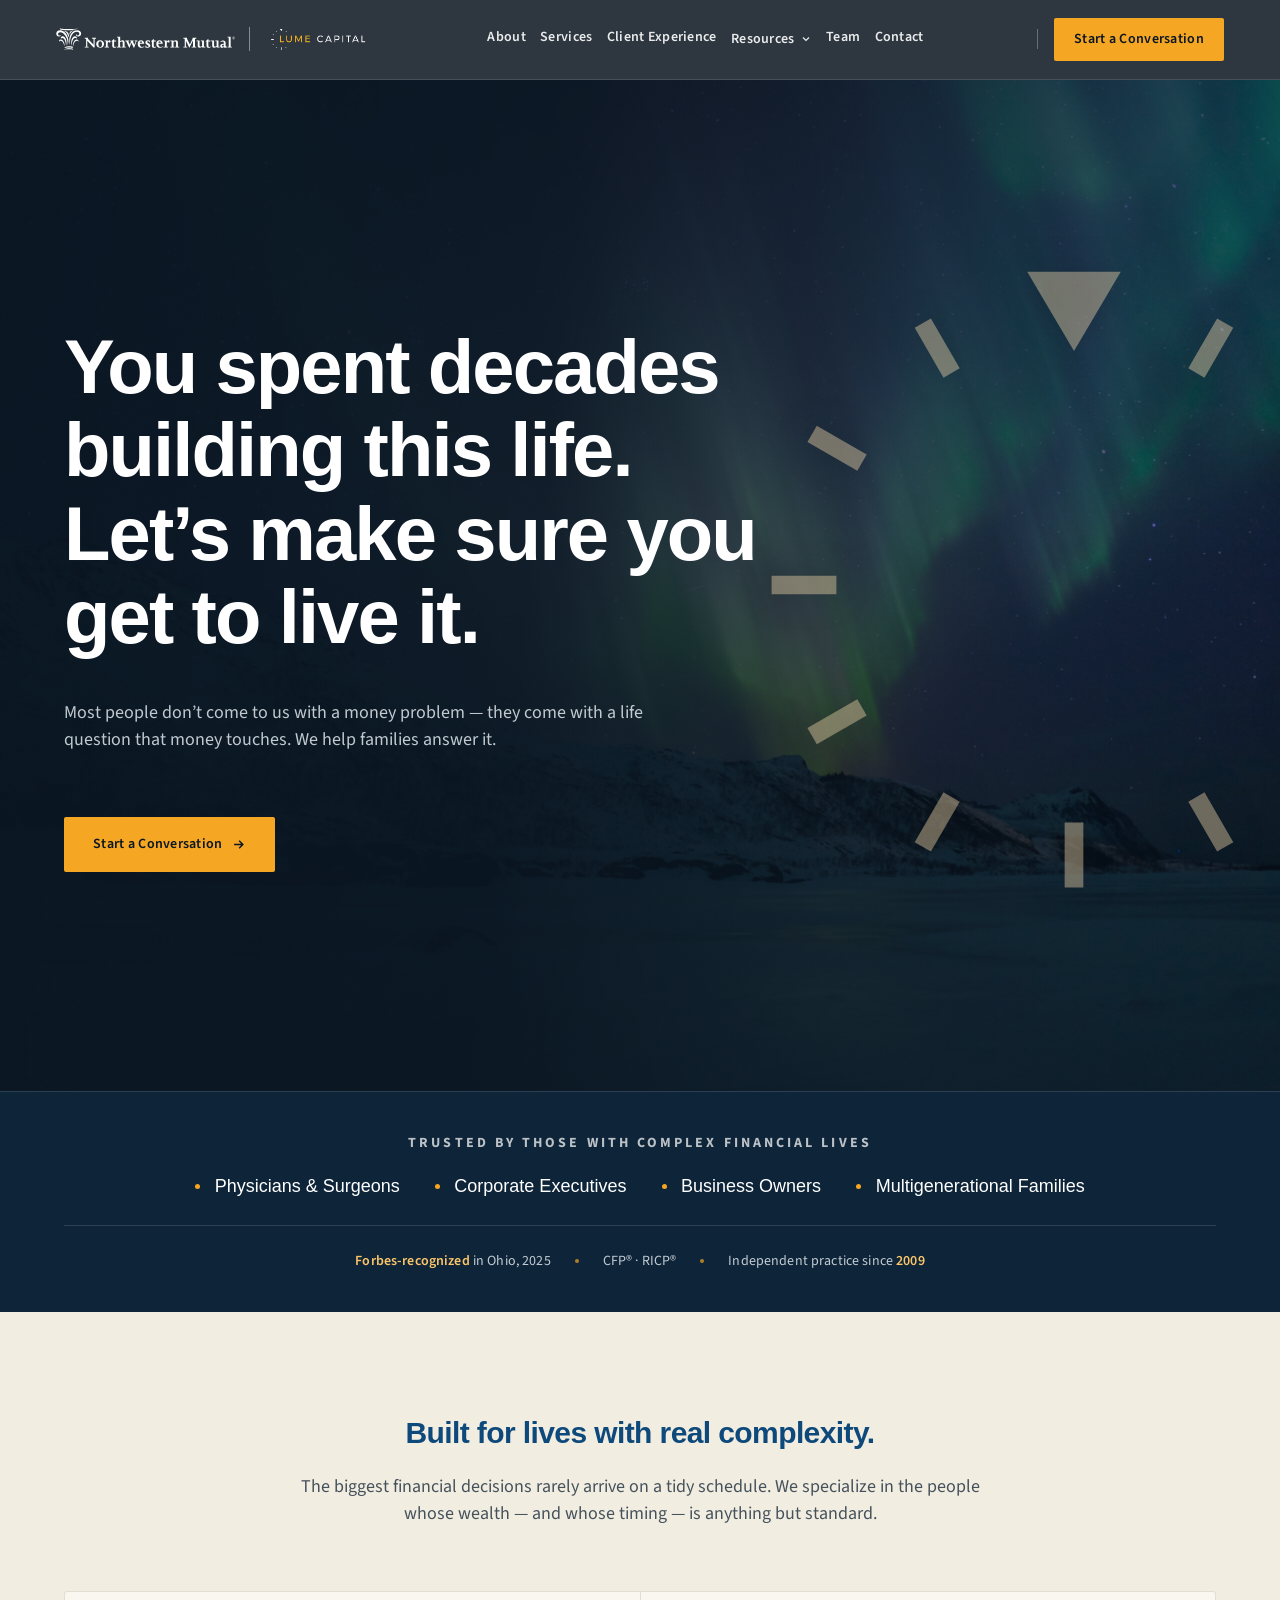
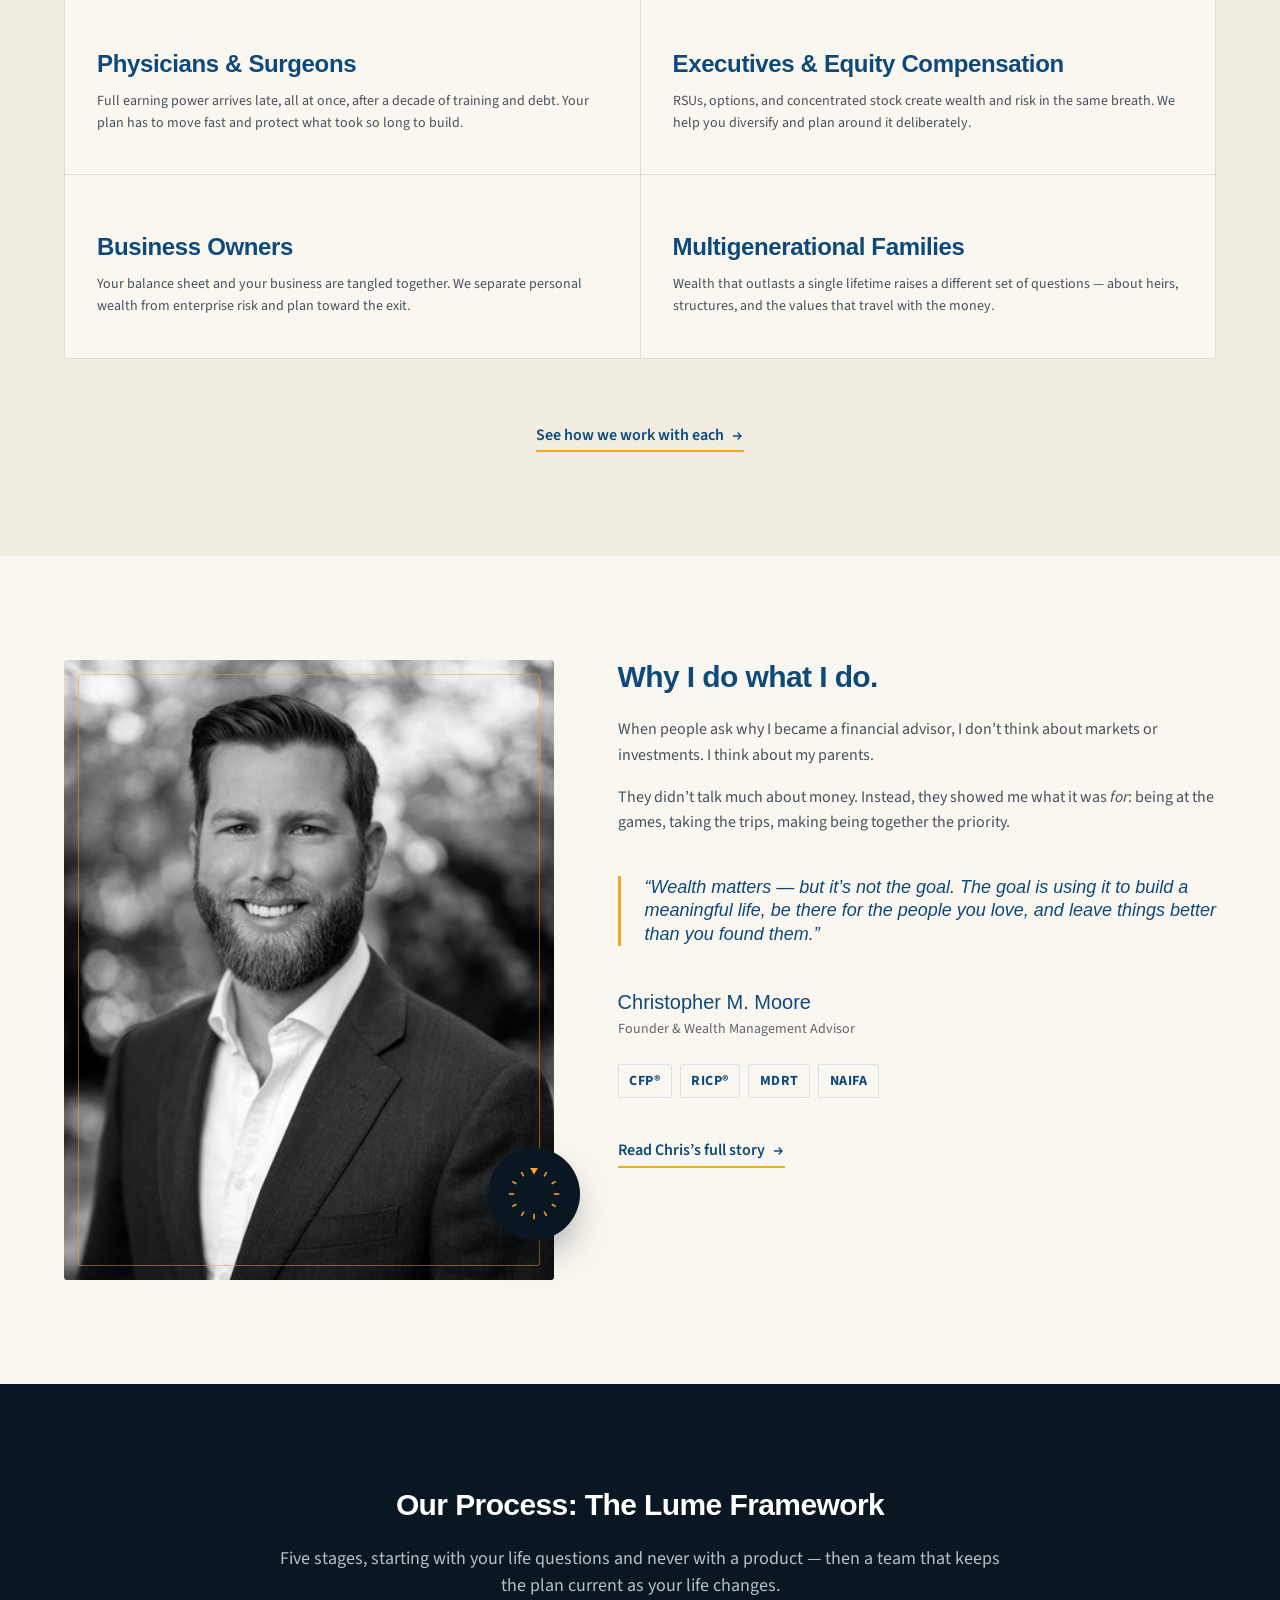
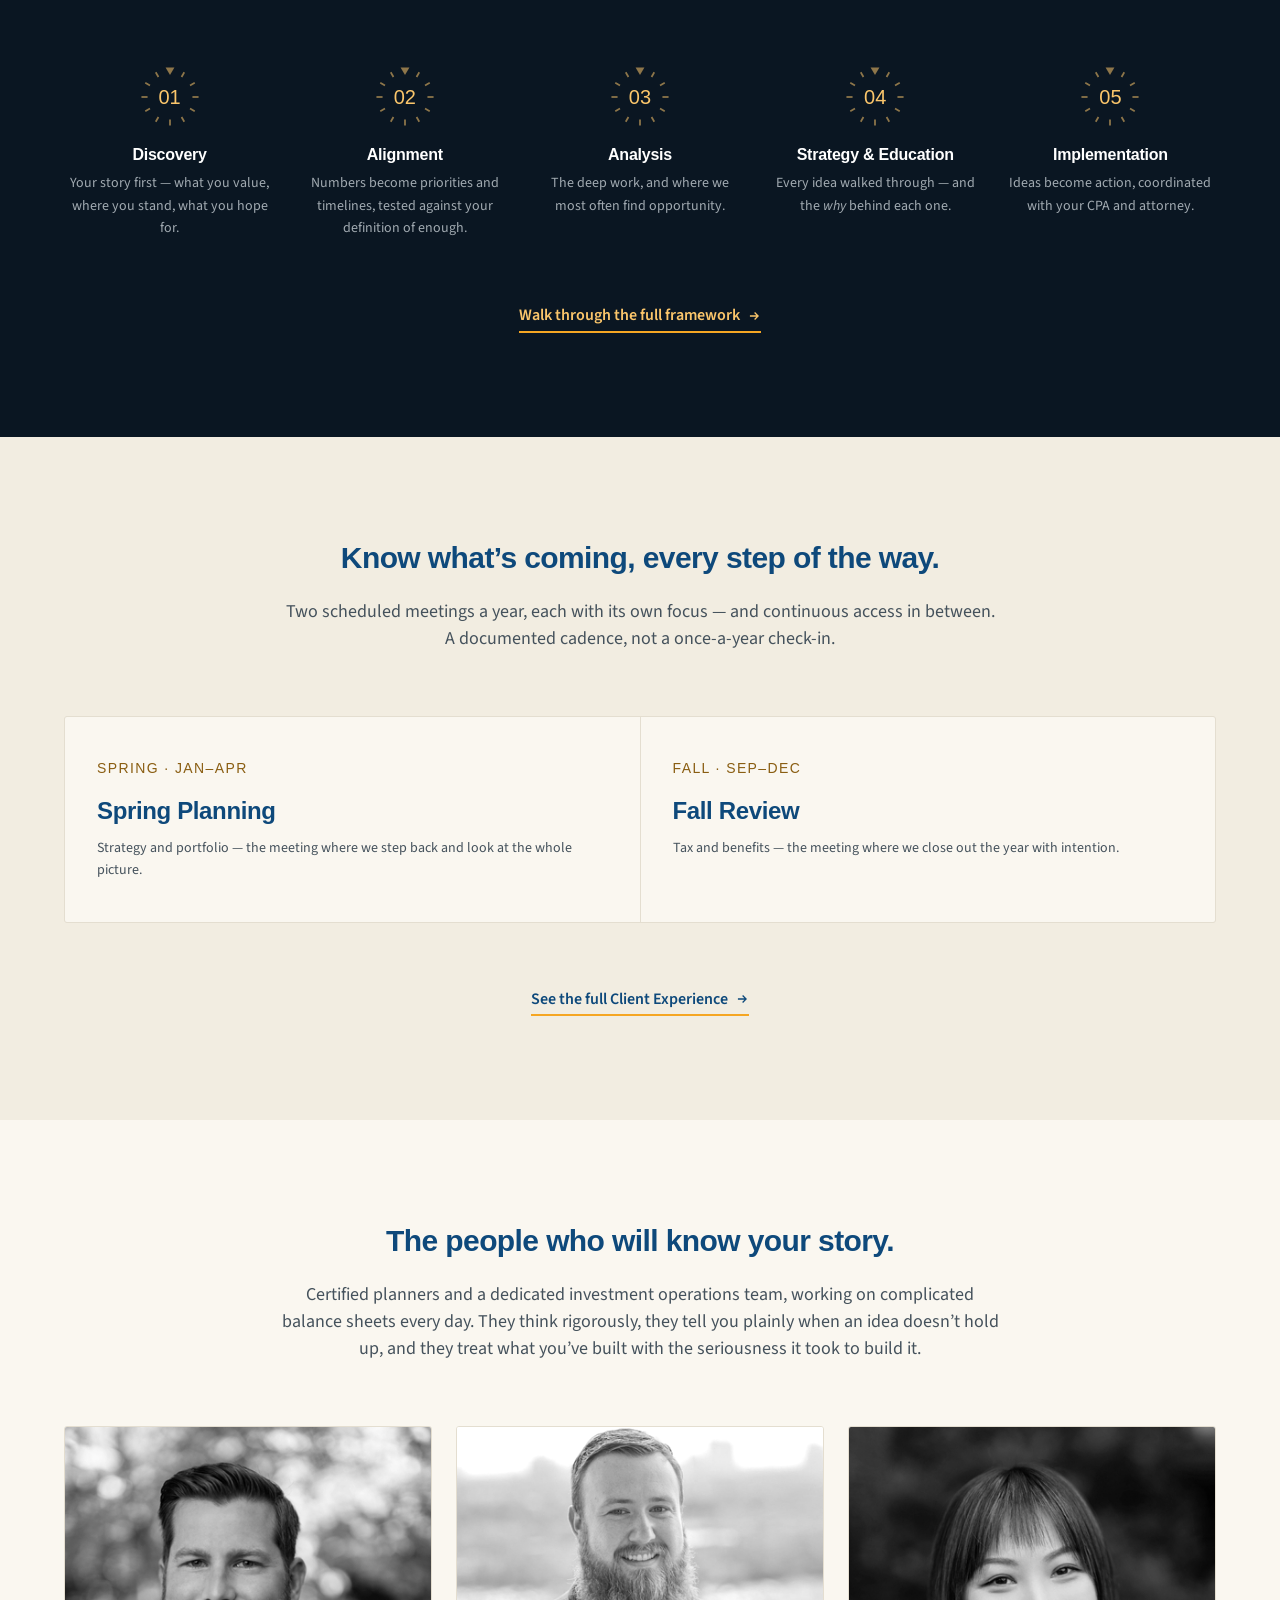
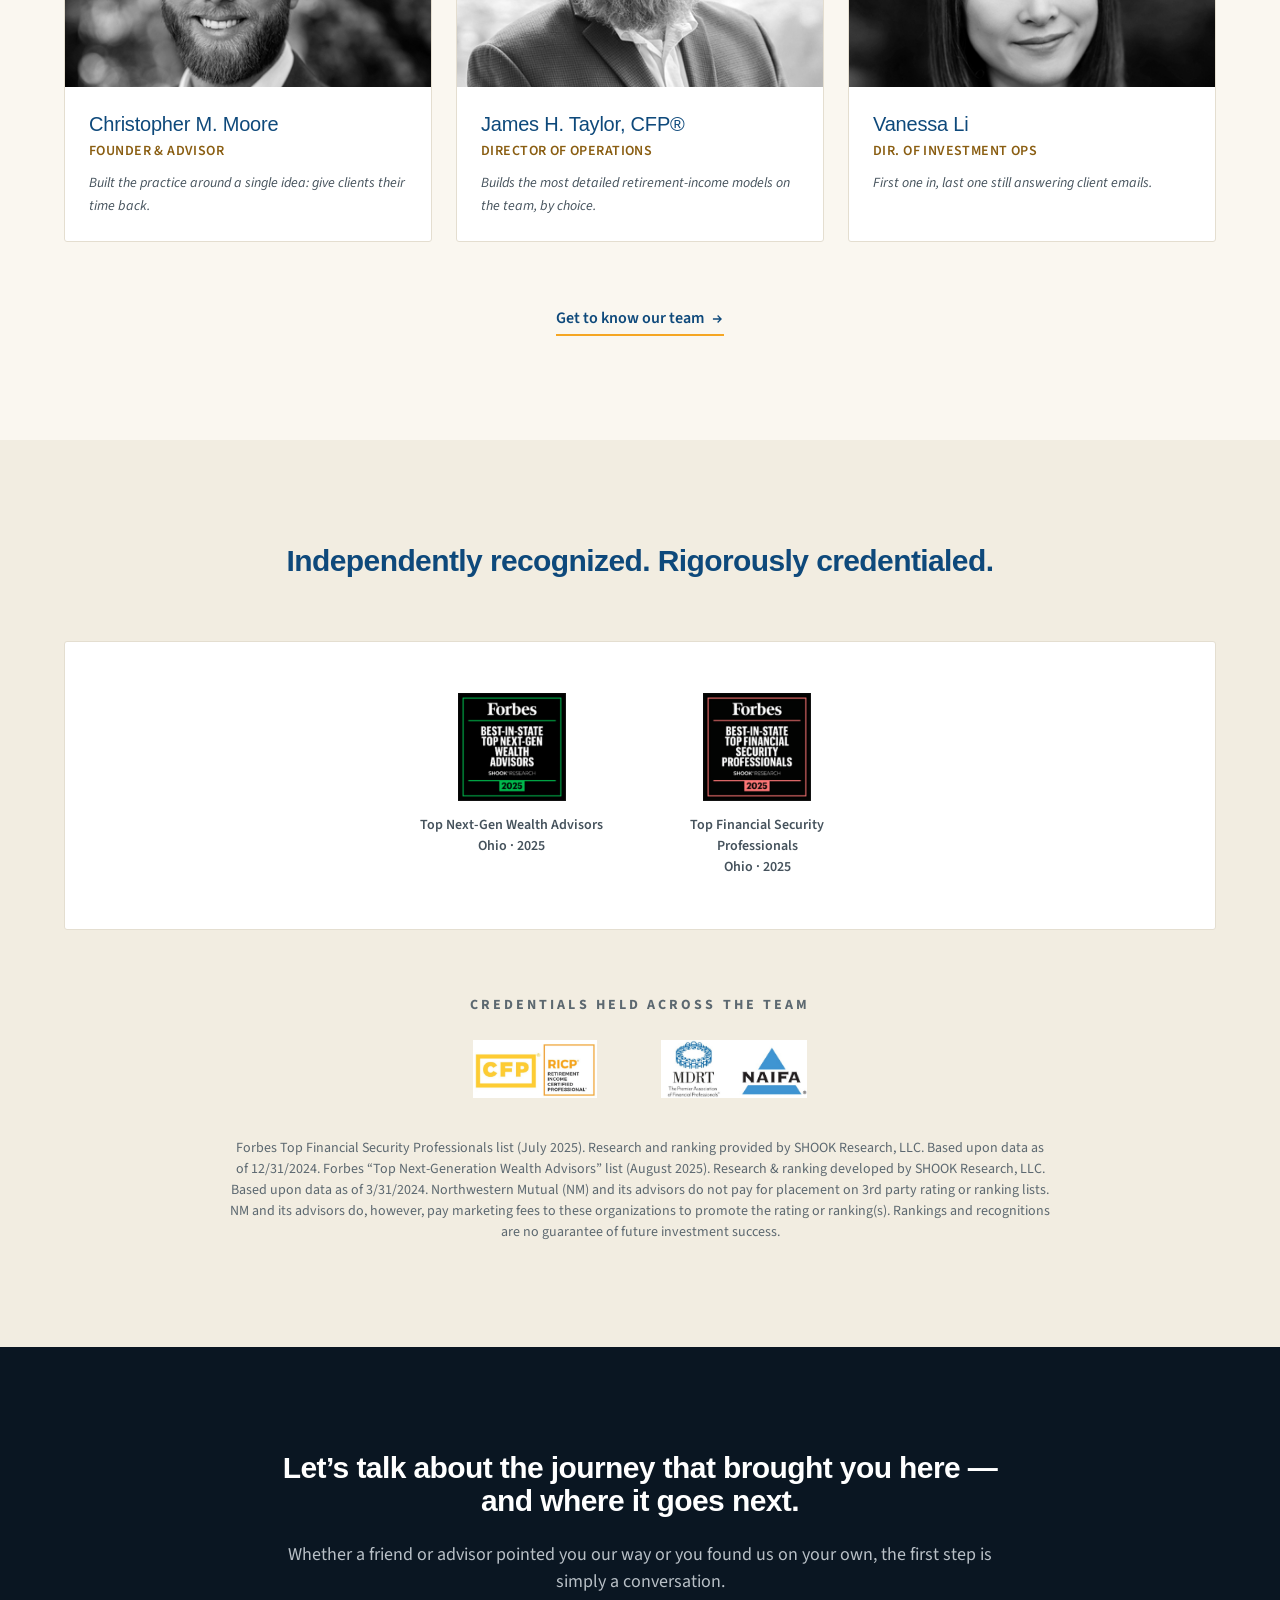
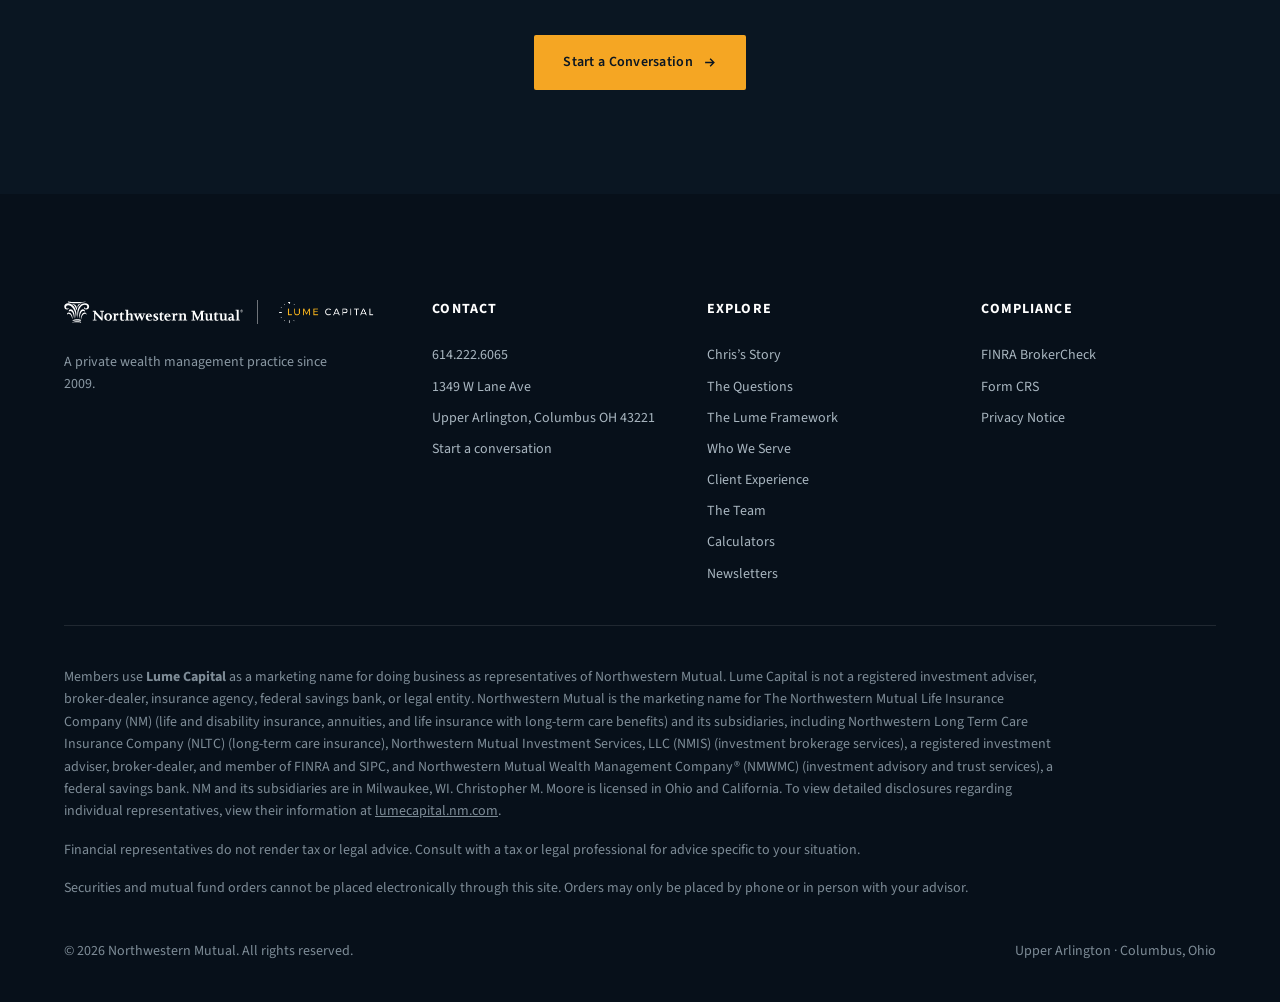
<file: index.html>
<!DOCTYPE html>
<html lang="en">
<head>
<meta charset="utf-8">
<meta name="viewport" content="width=device-width, initial-scale=1">
<meta name="robots" content="noindex, nofollow">
<title>Lume Capital | Private Wealth Management</title>
<meta name="description" content="A private wealth management practice since 2009. We help physicians, executives, business owners, and families answer the life questions that money touches.">
<link rel="preconnect" href="https://fonts.googleapis.com">
<link rel="preconnect" href="https://fonts.gstatic.com" crossorigin>
<link href="https://fonts.googleapis.com/css2?family=Fraunces:opsz,wght@9..144,500;9..144,600&family=Source+Sans+3:wght@300;400;500;600;700&display=swap" rel="stylesheet">
<link rel="stylesheet" href="lume.css">
</head>
<body>

<!-- ===================================================== LUME DIAL (reusable symbol) -->
<svg width="0" height="0" style="position:absolute;pointer-events:none;" aria-hidden="true" focusable="false">
  <symbol id="lumeDial" viewBox="0 0 100 100">
    <polygon points="43.5,6.5 56.5,6.5 50,17.5" fill="currentColor"/>
    <g stroke="currentColor" stroke-width="2.6" fill="none">
      <line x1="50" y1="8" x2="50" y2="16" transform="rotate(30 50 50)"/>
      <line x1="50" y1="8" x2="50" y2="16" transform="rotate(60 50 50)"/>
      <line x1="50" y1="8" x2="50" y2="17" transform="rotate(90 50 50)"/>
      <line x1="50" y1="8" x2="50" y2="16" transform="rotate(120 50 50)"/>
      <line x1="50" y1="8" x2="50" y2="16" transform="rotate(150 50 50)"/>
      <line x1="50" y1="8" x2="50" y2="17" transform="rotate(180 50 50)"/>
      <line x1="50" y1="8" x2="50" y2="16" transform="rotate(210 50 50)"/>
      <line x1="50" y1="8" x2="50" y2="16" transform="rotate(240 50 50)"/>
      <line x1="50" y1="8" x2="50" y2="17" transform="rotate(270 50 50)"/>
      <line x1="50" y1="8" x2="50" y2="16" transform="rotate(300 50 50)"/>
      <line x1="50" y1="8" x2="50" y2="16" transform="rotate(330 50 50)"/>
    </g>
  </symbol>
</svg>

<header class="site-nav">
  <nav aria-label="Primary">
    <a href="index.html" class="brand" aria-label="Northwestern Mutual, Lume Capital">
      <img src="nwm-logo-horizontal-white.svg" alt="Northwestern Mutual" class="brand-nwm">
      <span class="brand-divider" aria-hidden="true"></span>
      <img src="PNG/2_LumeCapital_FullColor_Reverse_Horizontal.png" alt="Lume Capital" class="brand-lume">
    </a>
    <ul class="nav-links">
      <li><a href="about.html">About</a></li>
      <li><a href="services.html">Services</a></li>
      <li><a href="client-experience.html">Client Experience</a></li>
      <li class="nav-has-sub">
        <a href="calculators.html">Resources
          <svg class="nav-caret" viewBox="0 0 24 24" fill="none" stroke="currentColor" stroke-width="2.4" aria-hidden="true"><path d="M6 9l6 6 6-6"/></svg>
        </a>
        <ul class="nav-sub">
          <li><a href="calculators.html">Calculators</a></li>
          <li><a href="newsletters.html">Newsletters</a></li>
        </ul>
      </li>
      <li><a href="team.html">Team</a></li>
      <li><a href="contact.html">Contact</a></li>
    </ul>
    <div class="nav-cta">
      <!-- RESOLVED: the site previously published 614.857.4273 here. The team roster
           confirms that is James Taylor's direct line; 614.222.6065 is Chris's, and is
           the number Lume's own collateral carries as the practice number. -->
      <span class="nav-divider" aria-hidden="true"></span>
      <a href="tel:+16142226065" class="nav-phone">614.222.6065</a>
      <a href="contact.html" class="btn btn-gold">Start a Conversation</a>
    </div>
    <button class="hamburger" aria-label="Open menu" aria-expanded="false" aria-controls="mobileDrawer" id="hamburgerBtn">
      <svg viewBox="0 0 24 24" fill="none" stroke="#FFFFFF" stroke-width="2"><line x1="3" y1="6" x2="21" y2="6"/><line x1="3" y1="12" x2="21" y2="12"/><line x1="3" y1="18" x2="21" y2="18"/></svg>
    </button>
  </nav>
  <div class="mobile-drawer" id="mobileDrawer">
    <ul>
      <li><a href="about.html">About</a></li>
      <li><a href="services.html">Services</a></li>
      <li><a href="client-experience.html">Client Experience</a></li>
      <li>
        <span class="drawer-label">Resources</span>
        <ul class="drawer-sub">
          <li><a href="calculators.html">Calculators</a></li>
          <li><a href="newsletters.html">Newsletters</a></li>
        </ul>
      </li>
      <li><a href="team.html">Team</a></li>
      <li><a href="contact.html">Contact</a></li>
    </ul>
    <div class="mobile-contact">
      <a href="tel:+16142226065" class="nav-phone">614.222.6065</a>
      <a href="contact.html" class="btn btn-gold">Start a Conversation</a>
    </div>
  </div>
</header>

<main id="top">

  <!-- ===================================================== HERO BANNER (1 of 1 on this page)
       TWM Hero Banner 1 — full-width background image, horizontal overlay, Title,
       Subtitle, one CTA. The original eyebrow, two-tone glow headline, second CTA and
       trust bar have no element here; the trust bar moves to the band below. -->
  <section class="hero has-photo">
    <img class="hero-photo" src="hero-northern-lights.jpg" alt=""
         aria-hidden="true" decoding="async" fetchpriority="high">
    <svg class="hero-dial" aria-hidden="true"><use href="#lumeDial"/></svg>
    <div class="hero-inner">
      <div class="hero-copy">
        <h1>You spent decades building this life.<br>Let&rsquo;s make sure you get to live it.</h1>
        <p class="lead">Most people don&rsquo;t come to us with a money problem &mdash; they come with a life question that money touches. We help families answer it.</p>
        <div class="hero-cta-row">
          <a href="contact.html" class="btn btn-gold">Start a Conversation
            <svg viewBox="0 0 24 24" fill="none" stroke="currentColor" stroke-width="2.2"><path d="M5 12h14M13 6l6 6-6 6"/></svg>
          </a>
        </div>
      </div>
    </div>
  </section>

  <!-- ===================================================== PROOF / AUDIENCE + TRUST -->
  <div class="proof">
    <div class="container proof-inner">
      <span class="proof-label">Trusted by those with complex financial lives</span>
      <div class="proof-items">
        <span class="proof-item">Physicians &amp; Surgeons</span>
        <span class="proof-item">Corporate Executives</span>
        <span class="proof-item">Business Owners</span>
        <span class="proof-item">Multigenerational Families</span>
      </div>
      <div class="trust-line">
        <span><b>Forbes-recognized</b> in Ohio, 2025</span>
        <span class="dot" aria-hidden="true"></span>
        <span>CFP&reg; &middot; RICP&reg;</span>
        <span class="dot" aria-hidden="true"></span>
        <span>Independent practice since <b>2009</b></span>
      </div>
    </div>
  </div>

  <!-- ===================================================== WHO WE SERVE, TRUNCATED
       TWM Multi-Item Content 7 — 3-column text. Heading plus one line per audience; the
       bulleted detail lives on Services. This band answers "do they work with people
       like me" without a click, which four audience labels in the strip above cannot. -->
  <section id="serve-teaser" style="background:var(--paper-2);">
    <div class="container">
      <div class="section-head center">
        <h2>Built for lives with real&nbsp;complexity.</h2>
        <p class="lead">The biggest financial decisions rarely arrive on a tidy schedule. We specialize in the people whose wealth &mdash; and whose timing &mdash; is anything but standard.</p>
      </div>
      <div class="serve-grid is-compact">
        <article class="serve-card">
          <h3>Physicians &amp; Surgeons</h3>
          <p>Full earning power arrives late, all at once, after a decade of training and debt. Your plan has to move fast and protect what took so long to build.</p>
        </article>
        <article class="serve-card">
          <h3>Executives &amp; Equity Compensation</h3>
          <p>RSUs, options, and concentrated stock create wealth and risk in the same breath. We help you diversify and plan around it deliberately.</p>
        </article>
        <article class="serve-card">
          <h3>Business Owners</h3>
          <p>Your balance sheet and your business are tangled together. We separate personal wealth from enterprise risk and plan toward the exit.</p>
        </article>
        <article class="serve-card">
          <h3>Multigenerational Families</h3>
          <p>Wealth that outlasts a single lifetime raises a different set of questions &mdash; about heirs, structures, and the values that travel with the money.</p>
        </article>
      </div>
      <div class="band-more">
        <a href="services.html#serve" class="textlink">See how we work with each
          <svg viewBox="0 0 24 24" fill="none" stroke="currentColor" stroke-width="2.2"><path d="M5 12h14M13 6l6 6-6 6"/></svg>
        </a>
      </div>
    </div>
  </section>

  <!-- ===================================================== STORY TEASER
       TWM Singular Content 7 — Image Left of Text, optional CTA. The full story lives on
       the About page; this is the condensed version that routes there. -->
  <section id="story" class="story">
    <div class="container">
      <div class="story-grid">
        <div class="story-media">
          <img src="chris-moore-pic.jpg" alt="Christopher M. Moore, founder of Lume Capital, in the firm's Columbus office">
          <span class="story-frame" aria-hidden="true"></span>
          <span class="dial-badge" aria-hidden="true">
            <svg class="dial"><use href="#lumeDial"/></svg>
          </span>
        </div>
        <div class="story-copy">
          <h2>Why I do what I&nbsp;do.</h2>
          <p style="margin-top:var(--space-md);">When people ask why I became a financial advisor, I don&rsquo;t think about markets or investments. I think about my parents.</p>
          <p style="margin-top:var(--space-sm);">They didn&rsquo;t talk much about money. Instead, they showed me what it was <em>for</em>: being at the games, taking the trips, making being together the priority.</p>
          <blockquote>&ldquo;Wealth matters &mdash; but it&rsquo;s not the goal. The goal is using it to build a meaningful life, be there for the people you love, and leave things better than you found them.&rdquo;</blockquote>
          <div class="sig">
            <div class="name">Christopher M. Moore</div>
            <div class="role">Founder &amp; Wealth Management Advisor</div>
            <div class="credmarks"><span>CFP&reg;</span><span>RICP&reg;</span><span>MDRT</span><span>NAIFA</span></div>
          </div>
          <p style="margin-top:var(--space-lg);">
            <a href="about.html" class="textlink">Read Chris&rsquo;s full story
              <svg viewBox="0 0 24 24" fill="none" stroke="currentColor" stroke-width="2.2"><path d="M5 12h14M13 6l6 6-6 6"/></svg>
            </a>
          </p>
        </div>
      </div>
    </div>
  </section>

  <!-- ===================================================== FRAMEWORK, CONDENSED
       TWM Sequential Content 2 — timeline tiles. Stage name plus one line; the full
       version with the cadence line lives on About. This band answers "what actually
       happens if I call", which is the question that stops referral traffic converting. -->
  <section id="framework-teaser" class="ink-section blueprint">
    <div class="container" style="position:relative;z-index:1;">
      <div class="section-head center">
        <h2>Our Process: The Lume Framework</h2>
        <p class="lead">Five stages, starting with your life questions and never with a product &mdash; then a team that keeps the plan current as your life changes.</p>
      </div>
      <div class="steps is-compact">
        <div class="step">
          <div class="step-ring"><svg class="dial" aria-hidden="true"><use href="#lumeDial"/></svg><span class="step-num">01</span></div>
          <h3>Discovery</h3>
          <p>Your story first &mdash; what you value, where you stand, what you hope for.</p>
        </div>
        <div class="step">
          <div class="step-ring"><svg class="dial" aria-hidden="true"><use href="#lumeDial"/></svg><span class="step-num">02</span></div>
          <h3>Alignment</h3>
          <p>Numbers become priorities and timelines, tested against your definition of enough.</p>
        </div>
        <div class="step">
          <div class="step-ring"><svg class="dial" aria-hidden="true"><use href="#lumeDial"/></svg><span class="step-num">03</span></div>
          <h3>Analysis</h3>
          <p>The deep work, and where we most often find opportunity.</p>
        </div>
        <div class="step">
          <div class="step-ring"><svg class="dial" aria-hidden="true"><use href="#lumeDial"/></svg><span class="step-num">04</span></div>
          <h3>Strategy &amp; Education</h3>
          <p>Every idea walked through &mdash; and the <em>why</em> behind each one.</p>
        </div>
        <div class="step">
          <div class="step-ring"><svg class="dial" aria-hidden="true"><use href="#lumeDial"/></svg><span class="step-num">05</span></div>
          <h3>Implementation</h3>
          <p>Ideas become action, coordinated with your CPA and attorney.</p>
        </div>
      </div>
      <div class="band-more on-ink">
        <a href="about.html#framework" class="textlink">Walk through the full framework
          <svg viewBox="0 0 24 24" fill="none" stroke="currentColor" stroke-width="2.2"><path d="M5 12h14M13 6l6 6-6 6"/></svg>
        </a>
      </div>
    </div>
  </section>

  <!-- ===================================================== CLIENT EXPERIENCE, CONDENSED
       TWM Multi-Item Content 4 — 2-column text, condensed. Home is a hub: every band
       previews an interior page and ends in a link to it. The framework band above
       answers "how does the work go"; this one answers the question straight after it,
       "and when does any of that actually happen to me". paper-2 keeps the page's
       ink → paper-2 → paper → paper-2 → ink alternation intact. -->
  <section id="experience-teaser" style="background:var(--paper-2);">
    <div class="container">
      <div class="section-head center">
        <h2>Know what&rsquo;s coming, every step of the&nbsp;way.</h2>
        <p class="lead">Two scheduled meetings a year, each with its own focus &mdash; and continuous access in between. A documented cadence, not a once-a-year check-in.</p>
      </div>
      <div class="serve-grid is-compact">
        <article class="serve-card">
          <div class="serve-num">SPRING &middot; JAN&ndash;APR</div>
          <h3>Spring Planning</h3>
          <p>Strategy and portfolio &mdash; the meeting where we step back and look at the whole picture.</p>
        </article>
        <article class="serve-card">
          <div class="serve-num">FALL &middot; SEP&ndash;DEC</div>
          <h3>Fall Review</h3>
          <p>Tax and benefits &mdash; the meeting where we close out the year with intention.</p>
        </article>
      </div>
      <div class="band-more">
        <a href="client-experience.html" class="textlink">See the full Client Experience
          <svg viewBox="0 0 24 24" fill="none" stroke="currentColor" stroke-width="2.2"><path d="M5 12h14M13 6l6 6-6 6"/></svg>
        </a>
      </div>
    </div>
  </section>

  <!-- ===================================================== TEAM SNIPPET
       TWM Team 3 with fewer members selected. Photo, name and role only — no contact
       details and no bios, both of which belong on the Team page itself. -->
  <section id="team-teaser">
    <div class="container">
      <div class="section-head center">
        <h2>The people who will know your&nbsp;story.</h2>
        <p class="lead">Certified planners and a dedicated investment operations team, working on complicated balance sheets every day. They think rigorously, they tell you plainly when an idea doesn&rsquo;t hold up, and they treat what you&rsquo;ve built with the seriousness it took to build it.</p>
      </div>
      <div class="team-grid">
        <article class="team-card">
          <img src="chris-moore-pic.jpg" alt="Christopher M. Moore, Founder">
          <div class="team-info"><h4>Christopher M. Moore</h4><p class="team-role">Founder &amp; Advisor</p><p class="team-note">Built the practice around a single idea: give clients their time back.</p></div>
        </article>
        <article class="team-card">
          <img src="james-taylor-pic.jpg" alt="James H. Taylor, CFP, Director of Operations">
          <div class="team-info"><h4>James H. Taylor, CFP&reg;</h4><p class="team-role">Director of Operations</p><p class="team-note">Builds the most detailed retirement-income models on the team, by choice.</p></div>
        </article>
        <article class="team-card">
          <img src="vanessa-pic.jpg" alt="Vanessa Li, Director of Investment Operations">
          <div class="team-info"><h4>Vanessa Li</h4><p class="team-role">Dir. of Investment Ops</p><p class="team-note">First one in, last one still answering client emails.</p></div>
        </article>
      </div>
      <div class="band-more">
        <a href="team.html" class="textlink">Get to know our team
          <svg viewBox="0 0 24 24" fill="none" stroke="currentColor" stroke-width="2.2"><path d="M5 12h14M13 6l6 6-6 6"/></svg>
        </a>
      </div>
    </div>
  </section>

  <!-- ===================================================== RECOGNITION + CREDENTIALS
       The full credibility anchor, and the only page carrying the Forbes claims — so the
       SHOOK disclosure lives here with them. The awards were text pills with a gold star
       we drew ourselves; these are the licensed badges, which is the difference between
       third-party validation and a self-awarded ribbon. Credential marks sit in their own
       quieter row: those are qualifications, not awards, and mixing dilutes both. -->
  <section id="recognition" style="background:var(--paper-2);">
    <div class="container">
      <div class="section-head center">
        <h2>Independently recognized. Rigorously&nbsp;credentialed.</h2>
      </div>
      <div class="badge-shelf">
        <figure>
          <img src="forbes-nextgen-wealth-2025.png" alt="Forbes Best-in-State Top Next-Gen Wealth Advisors, SHOOK Research, 2025">
          <figcaption>Top Next-Gen Wealth Advisors<br>Ohio &middot; 2025</figcaption>
        </figure>
        <figure>
          <img src="forbes-financial-security-2025.png" alt="Forbes Best-in-State Top Financial Security Professionals, SHOOK Research, 2025">
          <figcaption>Top Financial Security Professionals<br>Ohio &middot; 2025</figcaption>
        </figure>
      </div>
      <p class="badge-row-label" style="margin-top:var(--space-xl);">Credentials held across the team</p>
      <div class="badge-row" style="padding-top:var(--space-md);">
        <img src="CFP-logo.jpeg" alt="CFP Certified Financial Planner and RICP Retirement Income Certified Professional certification marks">
        <img src="MDRT-logo.jpeg" alt="MDRT and NAIFA membership marks">
      </div>
      <!-- Reproduced from the disclosure on Lume's current live site rather than
           paraphrased — approved regulated copy is quoted, not edited. Two deliberate
           departures, both narrowing rather than adding: the live version reads
           "list (July 2025.2024)", a malformed date that appears to cover both the 2025
           and 2024 Top Financial Security Professionals lists with a single data date;
           only the 2025 badge is shown here, so it resolves to (July 2025). And "Shook"
           is normalised to "SHOOK", which is how the same sentence spells it twice.

           COMPLIANCE FLAG: the badge artwork for BOTH awards reads "BEST-IN-STATE", and
           the accompanying body copy on the live site says "in the state of Ohio" — but
           this approved disclosure names the lists WITHOUT "Best-in-State". That is a
           discrepancy in the source copy, not one introduced here, and it is not ours to
           silently correct. Raise it with NM: either the disclosure should name the
           Best-in-State lists, or the badges are the wrong artwork. Until it is
           resolved, "Ohio" stays on both captions and in the trust bar above — dropping
           it from a state ranking would overstate the award.

           The supplied composite also held a 2024 Best-in-State Top Financial Security
           Professionals badge. Still not used: the live disclosure publishes only one
           data date for that list, and whether it covers the 2024 list too is exactly
           what the malformed date makes unclear. Every award shown must carry an
           unambiguous data date. -->
      <p class="disclosure">Forbes Top Financial Security Professionals list (July 2025). Research and ranking provided by SHOOK Research, LLC. Based upon data as of 12/31/2024. Forbes &ldquo;Top Next-Generation Wealth Advisors&rdquo; list (August 2025). Research &amp; ranking developed by SHOOK Research, LLC. Based upon data as of 3/31/2024. Northwestern Mutual (NM) and its advisors do not pay for placement on 3rd party rating or ranking lists. NM and its advisors do, however, pay marketing fees to these organizations to promote the rating or ranking(s). Rankings and recognitions are no guarantee of future investment success.</p>
    </div>
  </section>

  <!-- ===================================================== CLOSING CTA
       TWM Singular Content 3 — heading, message, optional CTA, background colour only. -->
  <section class="ink-section">
    <div class="container">
      <div class="section-head center" style="margin-bottom:var(--space-lg);">
        <h2>Let&rsquo;s talk about the journey that brought you here &mdash; and where it goes&nbsp;next.</h2>
        <p class="lead">Whether a friend or advisor pointed you our way or you found us on your own, the first step is simply a conversation.</p>
      </div>
      <div class="blueprint-cta" style="margin-top:0;">
        <a href="contact.html" class="btn btn-gold">Start a Conversation
          <svg viewBox="0 0 24 24" fill="none" stroke="currentColor" stroke-width="2.2"><path d="M5 12h14M13 6l6 6-6 6"/></svg>
        </a>
      </div>
    </div>
  </section>

</main>

<footer>
  <div class="container">
    <div class="footer-top">
      <div class="footer-brand">
        <div class="brand">
          <img src="nwm-logo-horizontal-white.svg" alt="Northwestern Mutual" class="brand-nwm">
          <span class="brand-divider" aria-hidden="true"></span>
          <img src="PNG/2_LumeCapital_FullColor_Reverse_Horizontal.png" alt="Lume Capital" class="brand-lume">
        </div>
        <p>A private wealth management practice since 2009.</p>
      </div>
      <div class="footer-col">
        <h5>Contact</h5>
        <ul>
          <li><a href="tel:+16142226065">614.222.6065</a></li>
          <li>1349 W Lane Ave</li>
          <li>Upper Arlington, Columbus OH 43221</li>
          <li><a href="contact.html">Start a conversation</a></li>
        </ul>
      </div>
      <div class="footer-col">
        <h5>Explore</h5>
        <ul>
          <li><a href="about.html">Chris&rsquo;s Story</a></li>
          <li><a href="about.html#questions">The Questions</a></li>
          <li><a href="about.html#framework">The Lume Framework</a></li>
          <li><a href="services.html#serve">Who We Serve</a></li>
          <li><a href="client-experience.html">Client Experience</a></li>
          <li><a href="team.html">The Team</a></li>
          <li><a href="calculators.html">Calculators</a></li>
          <li><a href="newsletters.html">Newsletters</a></li>
        </ul>
      </div>
      <div class="footer-col">
        <h5>Compliance</h5>
        <ul>
          <li><a href="#">FINRA BrokerCheck</a></li>
          <li><a href="#">Form CRS</a></li>
          <li><a href="#">Privacy Notice</a></li>
        </ul>
      </div>
    </div>
    <div class="footer-legal">
      <p>Members use <strong>Lume Capital</strong> as a marketing name for doing business as representatives of Northwestern Mutual. Lume Capital is not a registered investment adviser, broker-dealer, insurance agency, federal savings bank, or legal entity. Northwestern Mutual is the marketing name for The Northwestern Mutual Life Insurance Company (NM) (life and disability insurance, annuities, and life insurance with long-term care benefits) and its subsidiaries, including Northwestern Long Term Care Insurance Company (NLTC) (long-term care insurance), Northwestern Mutual Investment Services, LLC (NMIS) (investment brokerage services), a registered investment adviser, broker-dealer, and member of FINRA and SIPC, and Northwestern Mutual Wealth Management Company&reg; (NMWMC) (investment advisory and trust services), a federal savings bank. NM and its subsidiaries are in Milwaukee, WI. Christopher M. Moore is licensed in Ohio and California. To view detailed disclosures regarding individual representatives, view their information at <a href="https://lumecapital.nm.com">lumecapital.nm.com</a>.</p>
      <p>Financial representatives do not render tax or legal advice. Consult with a tax or legal professional for advice specific to your situation.</p>
      <p>Securities and mutual fund orders cannot be placed electronically through this site. Orders may only be placed by phone or in person with your advisor.</p>
    </div>
    <div class="footer-bottom">
      <span>&copy; 2026 Northwestern Mutual. All rights reserved.</span>
      <span>Upper Arlington &middot; Columbus, Ohio</span>
    </div>
  </div>
</footer>

<script>
  // Mobile drawer. This is the only JavaScript in the build — navigation, not motion.
  // The scroll-reveal IntersectionObserver from the single-page version is gone: TWM
  // permits hover states and accordions, not movement triggered by scrolling.
  document.getElementById('hamburgerBtn').addEventListener('click', function () {
    var drawer = document.getElementById('mobileDrawer');
    var isOpen = drawer.classList.toggle('open');
    this.setAttribute('aria-expanded', isOpen ? 'true' : 'false');
  });
</script>

</body>
</html>
</file>
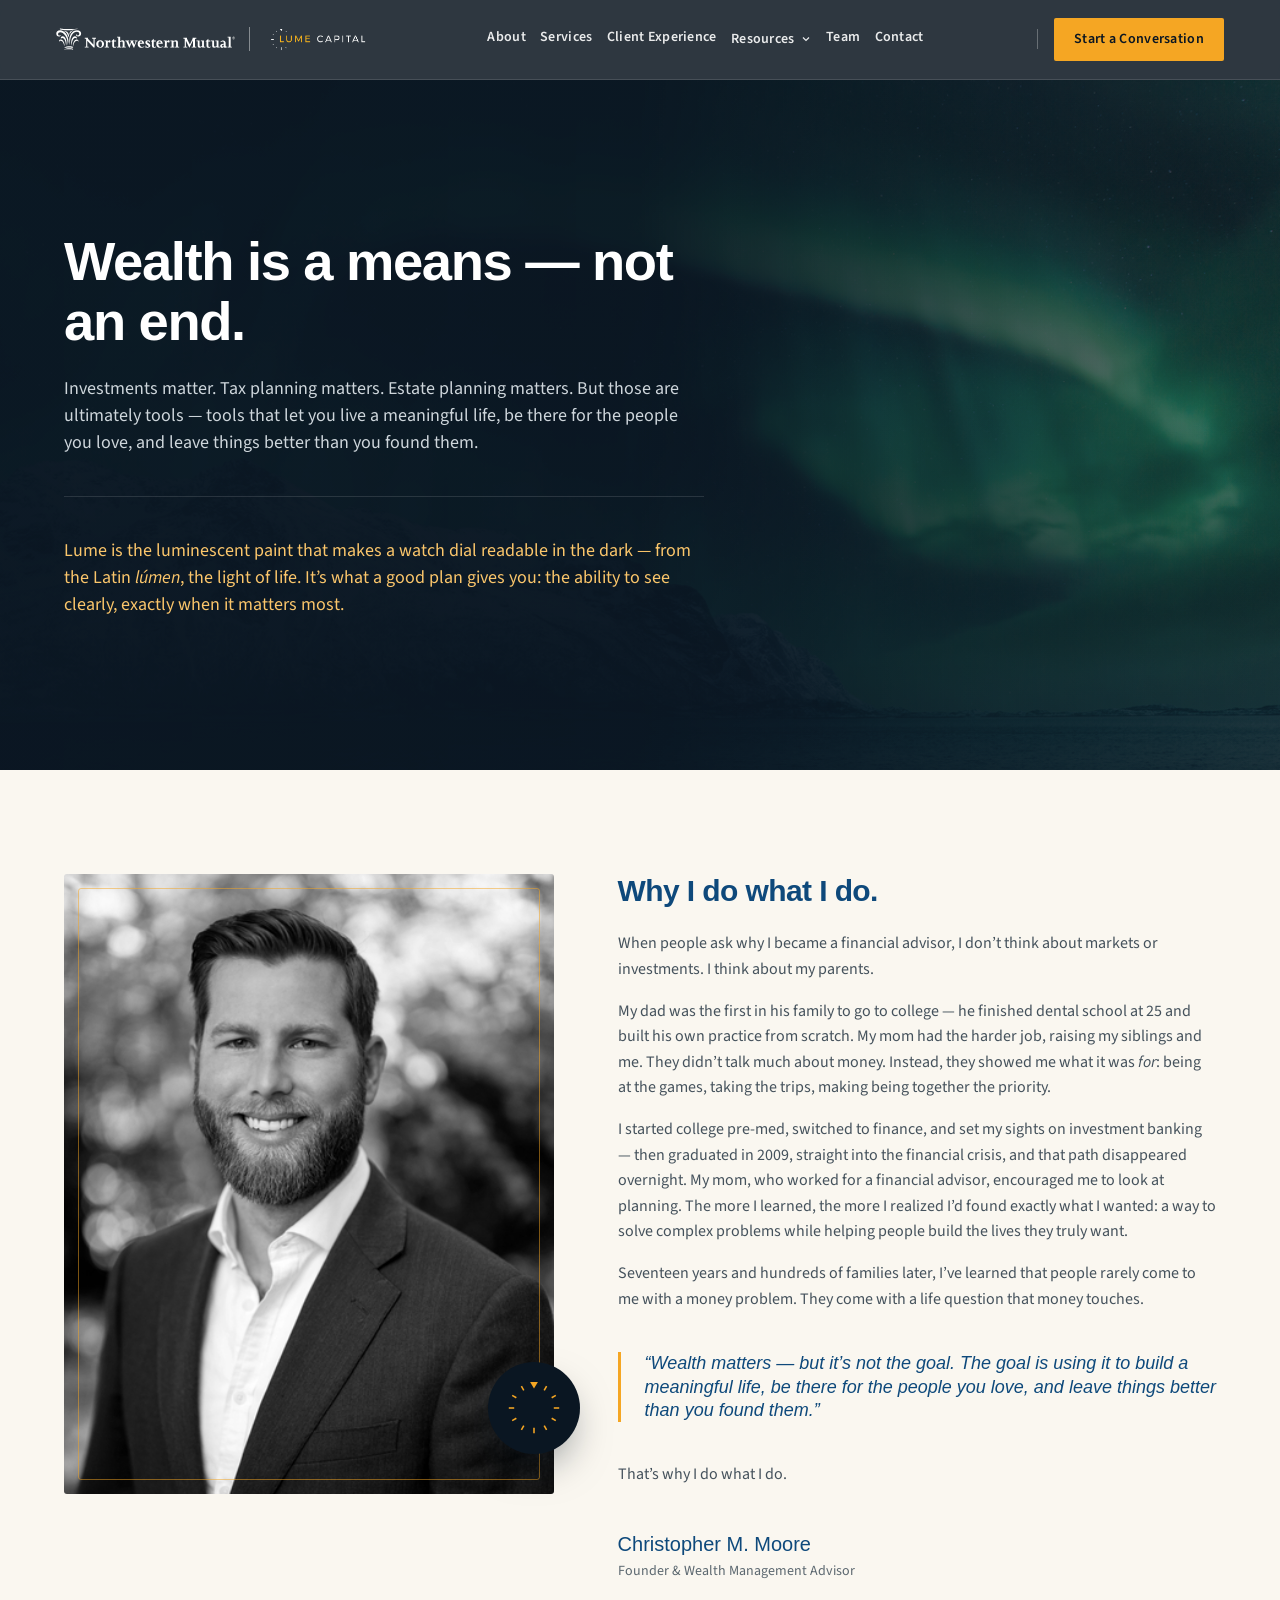
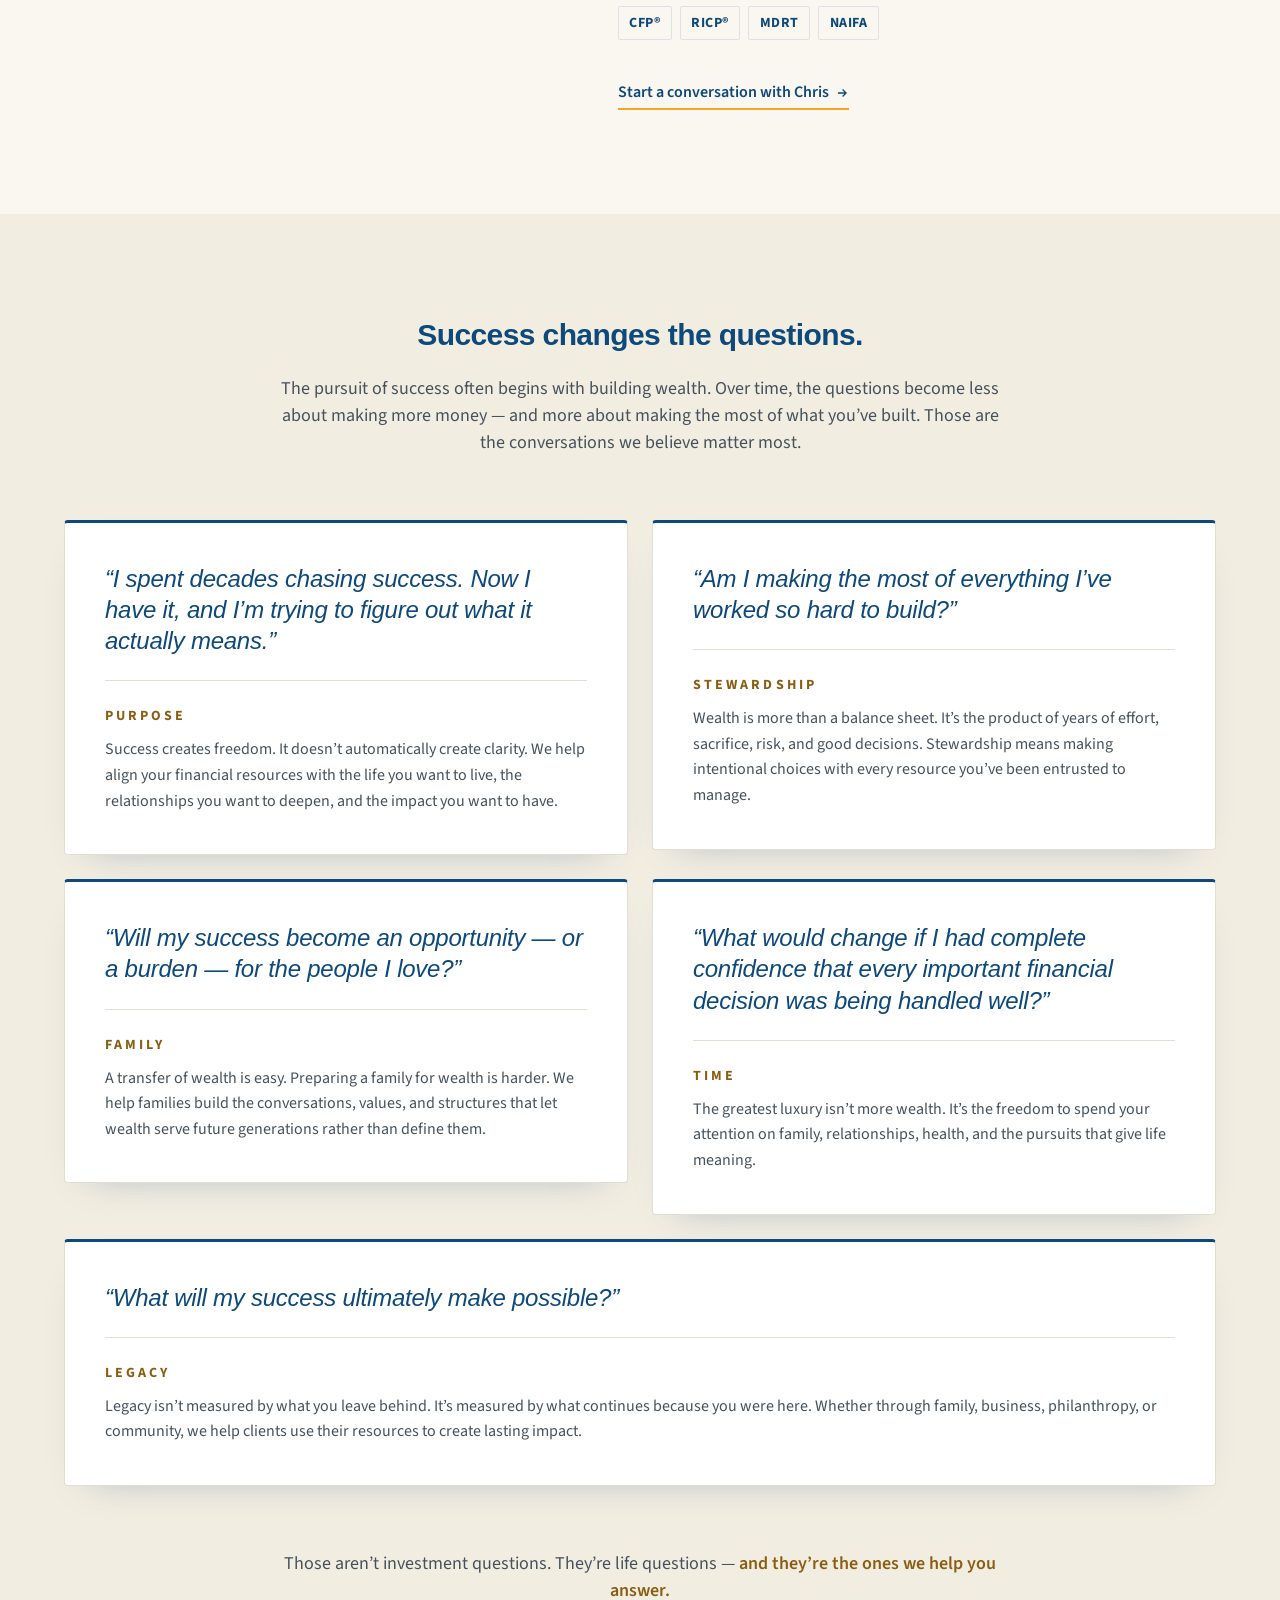
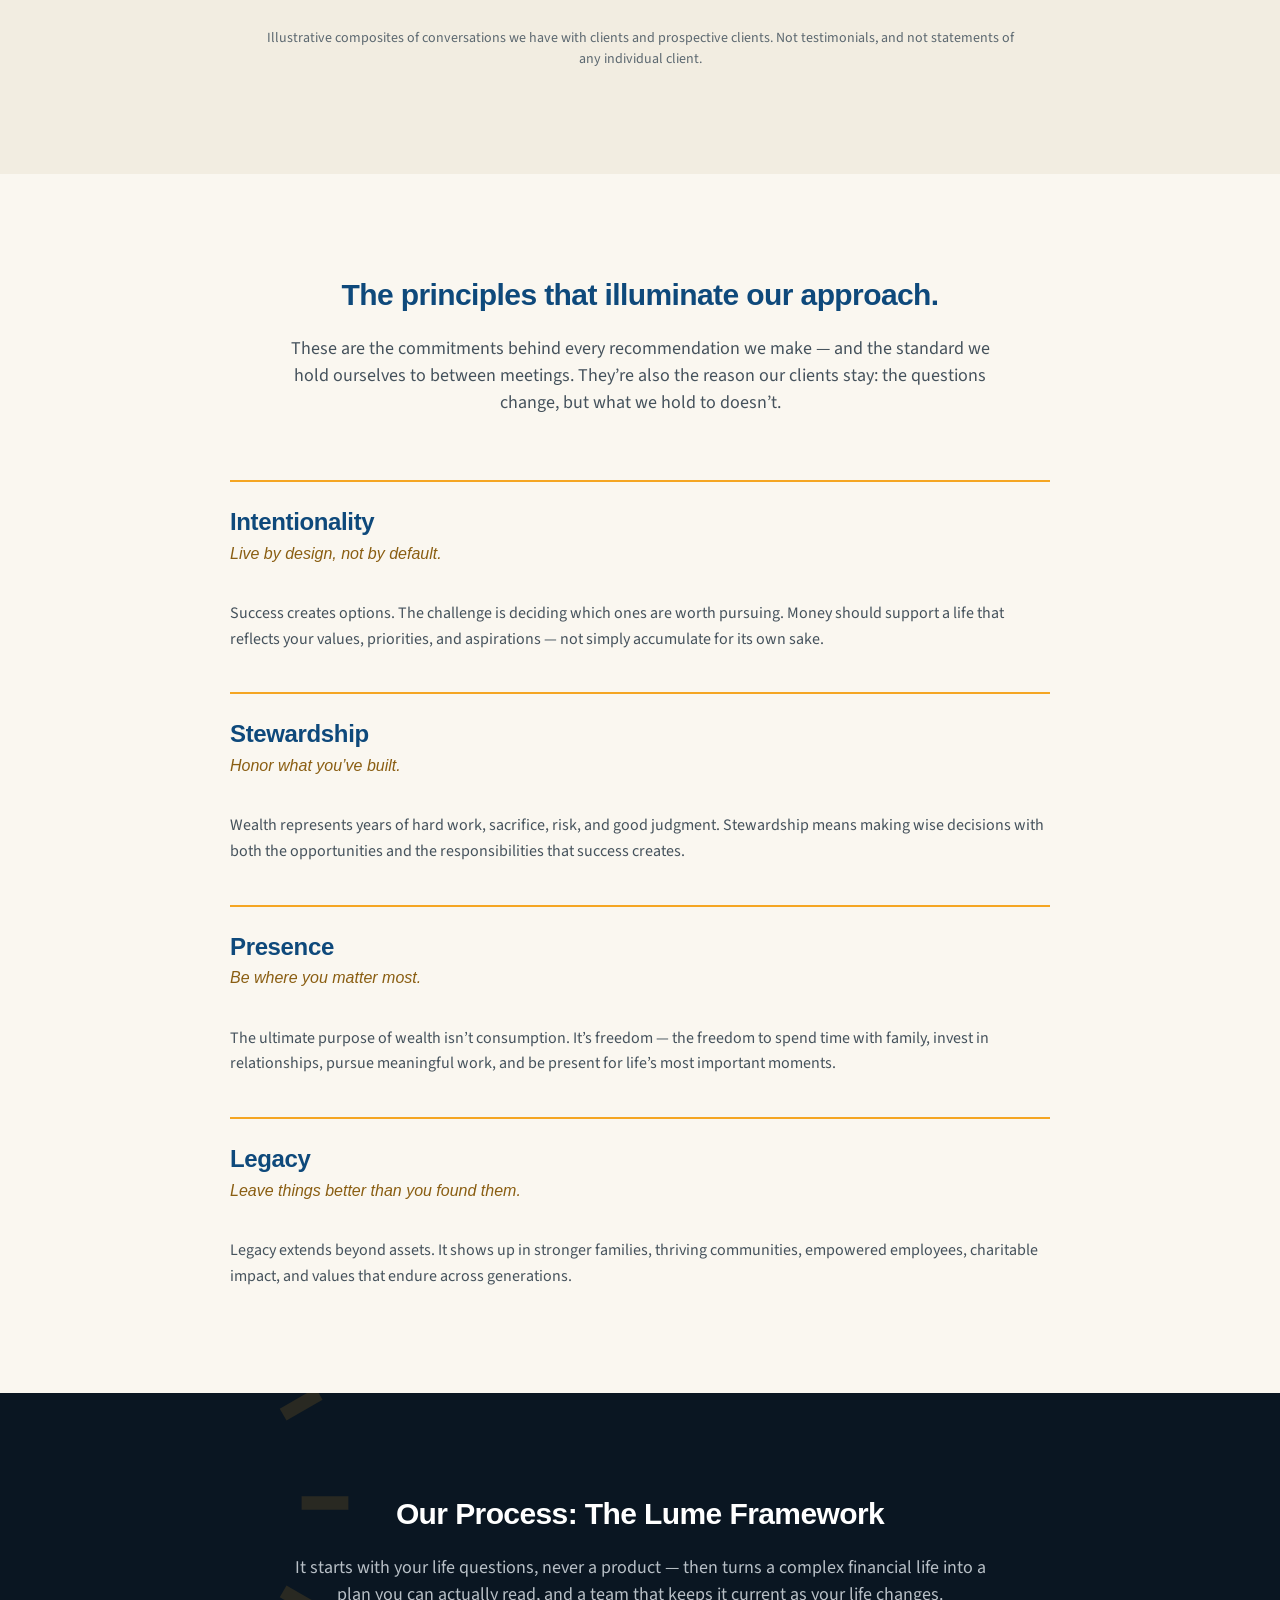
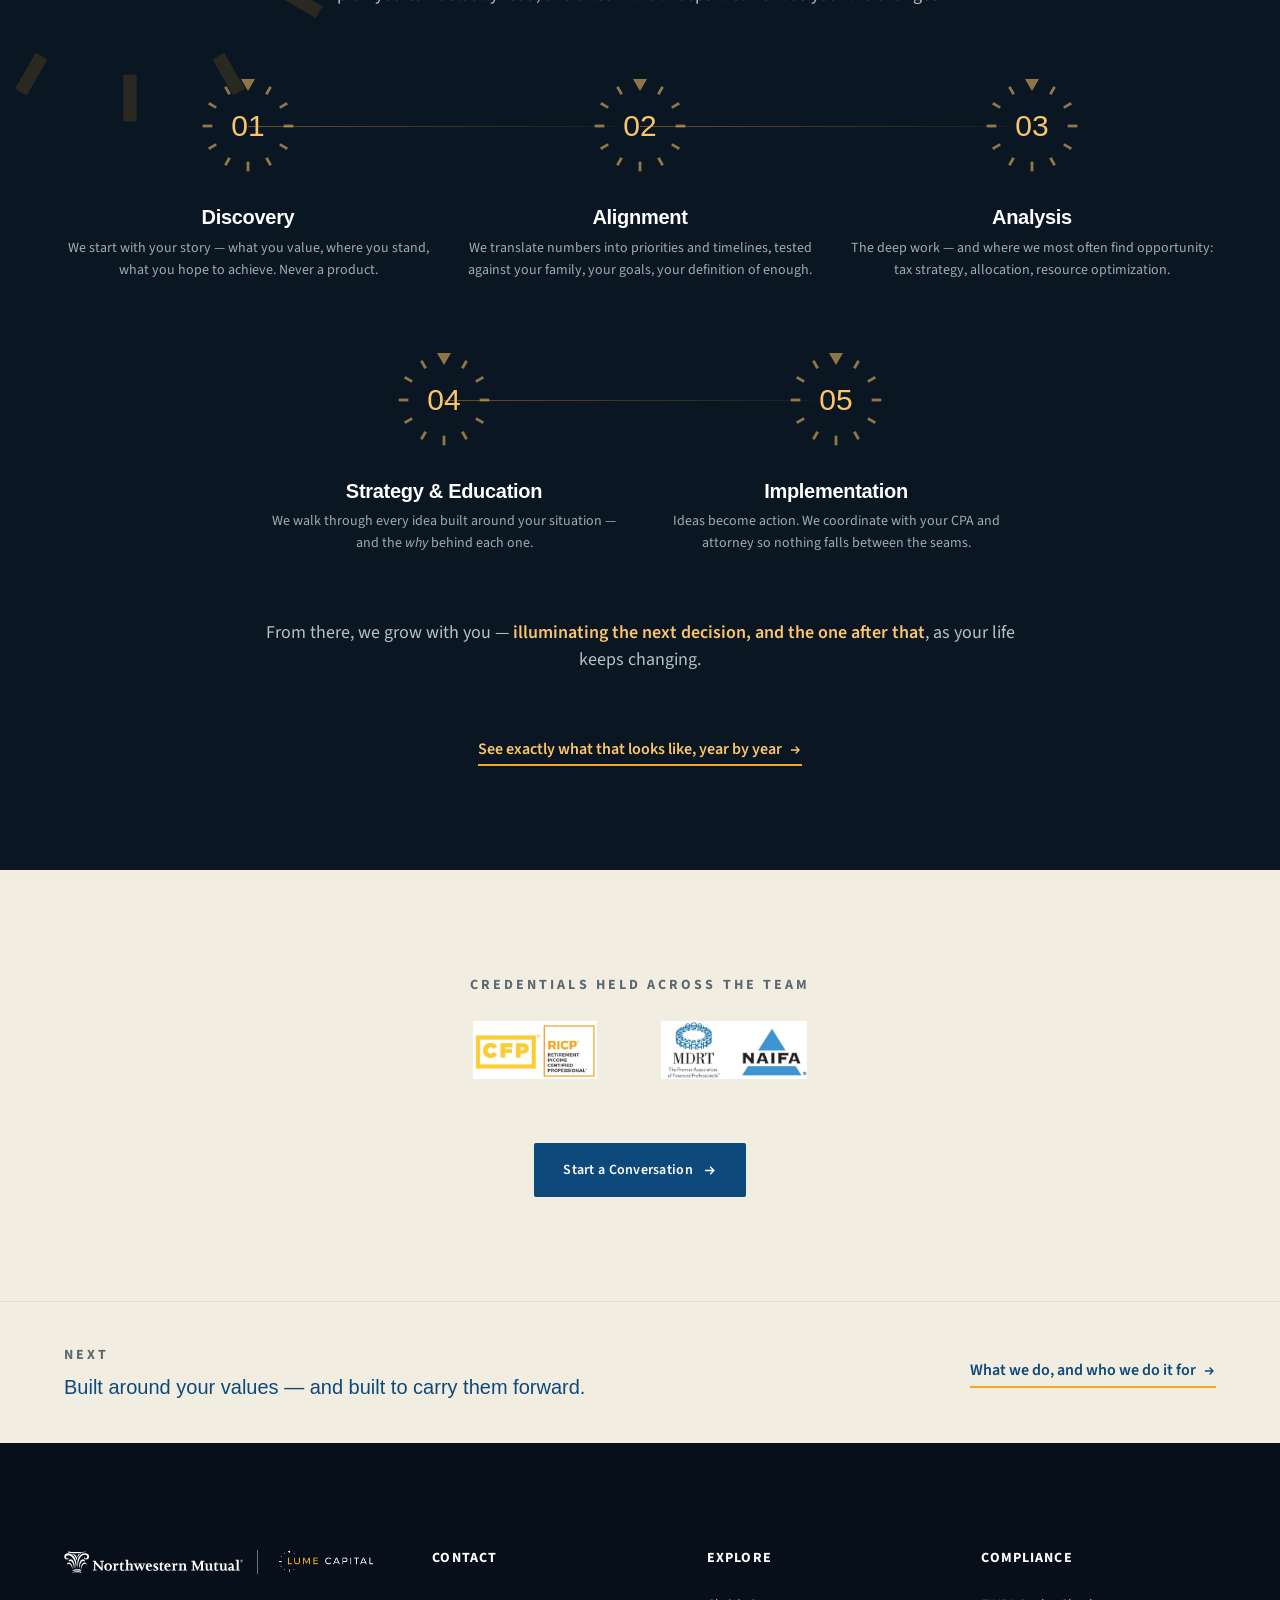
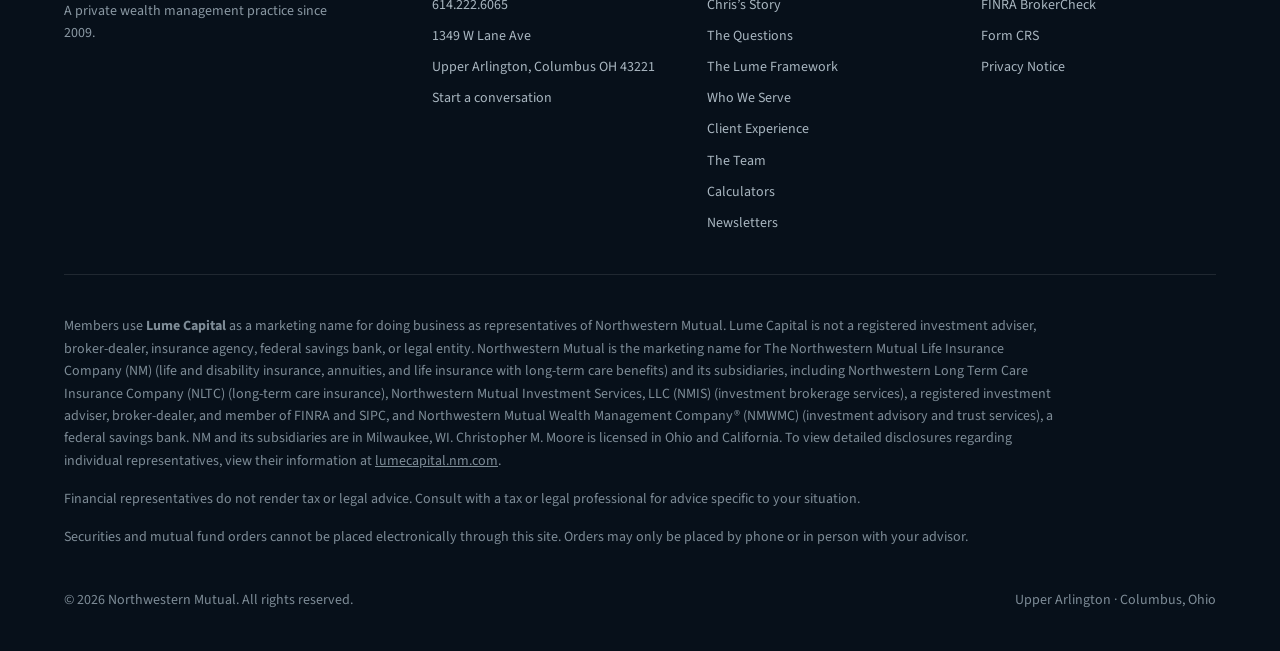
<file: about.html>
<!DOCTYPE html>
<html lang="en">
<head>
<meta charset="utf-8">
<meta name="viewport" content="width=device-width, initial-scale=1">
<meta name="robots" content="noindex, nofollow">
<title>About | Lume Capital</title>
<meta name="description" content="Wealth is a means, not an end. Chris Moore's story, the five questions success changes, and the four principles behind every recommendation we make.">
<link rel="preconnect" href="https://fonts.googleapis.com">
<link rel="preconnect" href="https://fonts.gstatic.com" crossorigin>
<link href="https://fonts.googleapis.com/css2?family=Fraunces:opsz,wght@9..144,500;9..144,600&family=Source+Sans+3:wght@300;400;500;600;700&display=swap" rel="stylesheet">
<link rel="stylesheet" href="lume.css">
</head>
<body>

<!-- ===================================================== LUME DIAL (reusable symbol) -->
<svg width="0" height="0" style="position:absolute;pointer-events:none;" aria-hidden="true" focusable="false">
  <symbol id="lumeDial" viewBox="0 0 100 100">
    <polygon points="43.5,6.5 56.5,6.5 50,17.5" fill="currentColor"/>
    <g stroke="currentColor" stroke-width="2.6" fill="none">
      <line x1="50" y1="8" x2="50" y2="16" transform="rotate(30 50 50)"/>
      <line x1="50" y1="8" x2="50" y2="16" transform="rotate(60 50 50)"/>
      <line x1="50" y1="8" x2="50" y2="17" transform="rotate(90 50 50)"/>
      <line x1="50" y1="8" x2="50" y2="16" transform="rotate(120 50 50)"/>
      <line x1="50" y1="8" x2="50" y2="16" transform="rotate(150 50 50)"/>
      <line x1="50" y1="8" x2="50" y2="17" transform="rotate(180 50 50)"/>
      <line x1="50" y1="8" x2="50" y2="16" transform="rotate(210 50 50)"/>
      <line x1="50" y1="8" x2="50" y2="16" transform="rotate(240 50 50)"/>
      <line x1="50" y1="8" x2="50" y2="17" transform="rotate(270 50 50)"/>
      <line x1="50" y1="8" x2="50" y2="16" transform="rotate(300 50 50)"/>
      <line x1="50" y1="8" x2="50" y2="16" transform="rotate(330 50 50)"/>
    </g>
  </symbol>
</svg>

<header class="site-nav">
  <nav aria-label="Primary">
    <a href="index.html" class="brand" aria-label="Northwestern Mutual, Lume Capital">
      <img src="nwm-logo-horizontal-white.svg" alt="Northwestern Mutual" class="brand-nwm">
      <span class="brand-divider" aria-hidden="true"></span>
      <img src="PNG/2_LumeCapital_FullColor_Reverse_Horizontal.png" alt="Lume Capital" class="brand-lume">
    </a>
    <ul class="nav-links">
      <li><a href="about.html" aria-current="page">About</a></li>
      <li><a href="services.html">Services</a></li>
      <li><a href="client-experience.html">Client Experience</a></li>
      <li class="nav-has-sub">
        <a href="calculators.html">Resources
          <svg class="nav-caret" viewBox="0 0 24 24" fill="none" stroke="currentColor" stroke-width="2.4" aria-hidden="true"><path d="M6 9l6 6 6-6"/></svg>
        </a>
        <ul class="nav-sub">
          <li><a href="calculators.html">Calculators</a></li>
          <li><a href="newsletters.html">Newsletters</a></li>
        </ul>
      </li>
      <li><a href="team.html">Team</a></li>
      <li><a href="contact.html">Contact</a></li>
    </ul>
    <div class="nav-cta">
      <span class="nav-divider" aria-hidden="true"></span>
      <a href="tel:+16142226065" class="nav-phone">614.222.6065</a>
      <a href="contact.html" class="btn btn-gold">Start a Conversation</a>
    </div>
    <button class="hamburger" aria-label="Open menu" aria-expanded="false" aria-controls="mobileDrawer" id="hamburgerBtn">
      <svg viewBox="0 0 24 24" fill="none" stroke="#FFFFFF" stroke-width="2"><line x1="3" y1="6" x2="21" y2="6"/><line x1="3" y1="12" x2="21" y2="12"/><line x1="3" y1="18" x2="21" y2="18"/></svg>
    </button>
  </nav>
  <div class="mobile-drawer" id="mobileDrawer">
    <ul>
      <li><a href="about.html">About</a></li>
      <li><a href="services.html">Services</a></li>
      <li><a href="client-experience.html">Client Experience</a></li>
      <li>
        <span class="drawer-label">Resources</span>
        <ul class="drawer-sub">
          <li><a href="calculators.html">Calculators</a></li>
          <li><a href="newsletters.html">Newsletters</a></li>
        </ul>
      </li>
      <li><a href="team.html">Team</a></li>
      <li><a href="contact.html">Contact</a></li>
    </ul>
    <div class="mobile-contact">
      <a href="tel:+16142226065" class="nav-phone">614.222.6065</a>
      <a href="contact.html" class="btn btn-gold">Start a Conversation</a>
    </div>
  </div>
</header>

<main id="top">

  <!-- ===================================================== HERO BANNER (1 of 1 on this page)
       "What We Believe" is this page's Hero Banner rather than a mid-page section. That
       placement is what makes the treatment buildable at all: in TWM, copy sits directly
       on a photograph only in a Hero Banner or Banner Text. Every Singular Content
       variant with a background image forces a WHITE text box, which would invert this
       design entirely. Home spends its one Hero Banner on the aurora hero, so Believe
       could not have stayed there. -->
  <section id="believe" class="believe has-aurora">
    <div class="believe-media" aria-hidden="true">
      <img src="belief-section-northern-lights.jpg" alt="" decoding="async" fetchpriority="high">
    </div>
    <span class="believe-scrim" aria-hidden="true"></span>
    <div class="container">
      <div class="believe-copy">
        <h1>Wealth is a means &mdash; not an&nbsp;end.</h1>
        <p class="lead">Investments matter. Tax planning matters. Estate planning matters. But those are ultimately tools &mdash; tools that let you live a meaningful life, be there for the people you love, and leave things better than you found them.</p>
        <p class="lead believe-thesis">Lume is the luminescent paint that makes a watch dial readable in the dark &mdash; from the Latin <em>l&uacute;men</em>, the light of life. It&rsquo;s what a good plan gives you: the ability to see clearly, exactly when it matters most.</p>
      </div>
    </div>
  </section>

  <!-- ===================================================== STORY (Chris), full
       TWM Singular Content 7 — Image Left of Text. -->
  <section id="story" class="story">
    <div class="container">
      <div class="story-grid">
        <div class="story-media">
          <img src="chris-moore-pic.jpg" alt="Christopher M. Moore, founder of Lume Capital, in the firm's Columbus office">
          <span class="story-frame" aria-hidden="true"></span>
          <span class="dial-badge" aria-hidden="true">
            <svg class="dial"><use href="#lumeDial"/></svg>
          </span>
        </div>
        <div class="story-copy">
          <h2>Why I do what I&nbsp;do.</h2>
          <p style="margin-top:var(--space-md);">When people ask why I became a financial advisor, I don&rsquo;t think about markets or investments. I think about my parents.</p>
          <p style="margin-top:var(--space-sm);">My dad was the first in his family to go to college &mdash; he finished dental school at 25 and built his own practice from scratch. My mom had the harder job, raising my siblings and me. They didn&rsquo;t talk much about money. Instead, they showed me what it was <em>for</em>: being at the games, taking the trips, making being together the priority.</p>
          <p style="margin-top:var(--space-sm);">I started college pre-med, switched to finance, and set my sights on investment banking &mdash; then graduated in 2009, straight into the financial crisis, and that path disappeared overnight. My mom, who worked for a financial advisor, encouraged me to look at planning. The more I learned, the more I realized I&rsquo;d found exactly what I wanted: a way to solve complex problems while helping people build the lives they truly want.</p>
          <p style="margin-top:var(--space-sm);">Seventeen years and hundreds of families later, I&rsquo;ve learned that people rarely come to me with a money problem. They come with a life question that money touches.</p>
          <blockquote>&ldquo;Wealth matters &mdash; but it&rsquo;s not the goal. The goal is using it to build a meaningful life, be there for the people you love, and leave things better than you found them.&rdquo;</blockquote>
          <p>That&rsquo;s why I do what I do.</p>
          <div class="sig">
            <div class="name">Christopher M. Moore</div>
            <div class="role">Founder &amp; Wealth Management Advisor</div>
            <div class="credmarks"><span>CFP&reg;</span><span>RICP&reg;</span><span>MDRT</span><span>NAIFA</span></div>
          </div>
          <!-- Mid-page conversion point. The reader is warmest here, having just finished
               Chris's story, and the page runs three more sections before its next CTA. -->
          <p style="margin-top:var(--space-lg);">
            <a href="contact.html" class="textlink">Start a conversation with Chris
              <svg viewBox="0 0 24 24" fill="none" stroke="currentColor" stroke-width="2.2"><path d="M5 12h14M13 6l6 6-6 6"/></svg>
            </a>
          </p>
        </div>
      </div>
    </div>
  </section>

  <!-- ===================================================== SUCCESS CHANGES THE QUESTIONS
       TWM Multi-Item Content 4 — 2-column text. Question and answer are both visible.

       WAS a numbered single-column accordion. Nothing on the card signalled it could be
       clicked, so the answers read as absent rather than hidden, and the 01–05 badges
       implied a sequence these five don't have — they are five kinds of question, not
       five steps. Type size now carries the hierarchy instead of a control: the question
       is large and italic, the answer is body text under its theme label. Five cards
       wrap 2 + 2 + 1, and the fifth spans the full row rather than sitting beside a gap. -->
  <section id="questions" style="background:var(--paper-2);">
    <div class="container">
      <div class="section-head center">
        <h2>Success changes the&nbsp;questions.</h2>
        <p class="lead">The pursuit of success often begins with building wealth. Over time, the questions become less about making more money &mdash; and more about making the most of what you&rsquo;ve built. Those are the conversations we believe matter most.</p>
      </div>
      <div class="q-grid">

        <article class="q-card">
          <p class="q-text">&ldquo;I spent decades chasing success. Now I have it, and I&rsquo;m trying to figure out what it actually means.&rdquo;</p>
          <span class="q-label">Purpose</span>
          <p class="q-answer">Success creates freedom. It doesn&rsquo;t automatically create clarity. We help align your financial resources with the life you want to live, the relationships you want to deepen, and the impact you want to have.</p>
        </article>

        <article class="q-card">
          <p class="q-text">&ldquo;Am I making the most of everything I&rsquo;ve worked so hard to build?&rdquo;</p>
          <span class="q-label">Stewardship</span>
          <p class="q-answer">Wealth is more than a balance sheet. It&rsquo;s the product of years of effort, sacrifice, risk, and good decisions. Stewardship means making intentional choices with every resource you&rsquo;ve been entrusted to manage.</p>
        </article>

        <article class="q-card">
          <p class="q-text">&ldquo;Will my success become an opportunity &mdash; or a burden &mdash; for the people I love?&rdquo;</p>
          <span class="q-label">Family</span>
          <p class="q-answer">A transfer of wealth is easy. Preparing a family for wealth is harder. We help families build the conversations, values, and structures that let wealth serve future generations rather than define them.</p>
        </article>

        <article class="q-card">
          <p class="q-text">&ldquo;What would change if I had complete confidence that every important financial decision was being handled well?&rdquo;</p>
          <span class="q-label">Time</span>
          <p class="q-answer">The greatest luxury isn&rsquo;t more wealth. It&rsquo;s the freedom to spend your attention on family, relationships, health, and the pursuits that give life meaning.</p>
        </article>

        <article class="q-card">
          <p class="q-text">&ldquo;What will my success ultimately make possible?&rdquo;</p>
          <span class="q-label">Legacy</span>
          <p class="q-answer">Legacy isn&rsquo;t measured by what you leave behind. It&rsquo;s measured by what continues because you were here. Whether through family, business, philanthropy, or community, we help clients use their resources to create lasting impact.</p>
        </article>

      </div>
      <p class="q-close">Those aren&rsquo;t investment questions. They&rsquo;re life questions &mdash; <b>and they&rsquo;re the ones we help you answer.</b></p>
      <p class="q-note">Illustrative composites of conversations we have with clients and prospective clients. Not testimonials, and not statements of any individual client.</p>
    </div>
  </section>

  <!-- ===================================================== THE PRINCIPLES
       TWM 1-column text, stacked full-width rows at a readable measure.

       WAS 3-up, which wrapped 3 + 1 and left a gap, with a numbered dial badge on each
       principle. Four commitments are not a sequence and numbering them implied a rank
       they do not have. Stacked, each one reads as a statement rather than a tile.

       The heading deliberately does NOT count them either. "Five questions. Four
       principles." made the arithmetic the point when the commitments themselves are;
       the repeated words below (Stewardship, Legacy) still echo the questions above —
       they ask, we answer — which is the connection that was actually doing the work. -->
  <section id="pillars">
    <div class="container">
      <div class="section-head center">
        <h2>The principles that illuminate our&nbsp;approach.</h2>
        <p class="lead">These are the commitments behind every recommendation we make &mdash; and the standard we hold ourselves to between meetings. They&rsquo;re also the reason our clients stay: the questions change, but what we hold to doesn&rsquo;t.</p>
      </div>
      <div class="pillar-grid">
        <article class="pillar">
          <h3>Intentionality</h3>
          <p class="p-imperative">Live by design, not by default.</p>
          <p>Success creates options. The challenge is deciding which ones are worth pursuing. Money should support a life that reflects your values, priorities, and aspirations &mdash; not simply accumulate for its own sake.</p>
        </article>
        <article class="pillar">
          <h3>Stewardship</h3>
          <p class="p-imperative">Honor what you&rsquo;ve built.</p>
          <p>Wealth represents years of hard work, sacrifice, risk, and good judgment. Stewardship means making wise decisions with both the opportunities and the responsibilities that success creates.</p>
        </article>
        <article class="pillar">
          <h3>Presence</h3>
          <p class="p-imperative">Be where you matter most.</p>
          <p>The ultimate purpose of wealth isn&rsquo;t consumption. It&rsquo;s freedom &mdash; the freedom to spend time with family, invest in relationships, pursue meaningful work, and be present for life&rsquo;s most important moments.</p>
        </article>
        <article class="pillar">
          <h3>Legacy</h3>
          <p class="p-imperative">Leave things better than you found them.</p>
          <p>Legacy extends beyond assets. It shows up in stronger families, thriving communities, empowered employees, charitable impact, and values that endure across generations.</p>
        </article>
      </div>
    </div>
  </section>

  <!-- ===================================================== THE LUME FRAMEWORK
       TWM Sequential Content 2 — timeline tiles, 3-column format. The five stages live
       here rather than on Services because the process is how the firm works: identity,
       not offering. The three disciplines it used to sit beside stayed on Services, where
       scope of service belongs — they were always two separate TWM sections anyway.
       Steps run 3-up: no TWM section renders five columns. -->
  <section id="framework" class="ink-section blueprint">
    <svg class="dial" style="position:absolute;top:-150px;left:-130px;width:520px;height:520px;color:rgba(245,166,35,0.13);" aria-hidden="true"><use href="#lumeDial"/></svg>
    <div class="container" style="position:relative;z-index:1;">
      <div class="section-head center">
        <h2>Our Process: The Lume Framework</h2>
        <p class="lead">It starts with your life questions, never a product &mdash; then turns a complex financial life into a plan you can actually read, and a team that keeps it current as your life changes.</p>
      </div>

      <div class="steps">
        <div class="step">
          <div class="step-ring">
            <svg class="dial" aria-hidden="true"><use href="#lumeDial"/></svg>
            <span class="step-num">01</span>
          </div>
          <h3>Discovery</h3>
          <p>We start with your story &mdash; what you value, where you stand, what you hope to achieve. Never a product.</p>
        </div>
        <div class="step">
          <div class="step-ring">
            <svg class="dial" aria-hidden="true"><use href="#lumeDial"/></svg>
            <span class="step-num">02</span>
          </div>
          <h3>Alignment</h3>
          <p>We translate numbers into priorities and timelines, tested against your family, your goals, your definition of enough.</p>
        </div>
        <div class="step">
          <div class="step-ring">
            <svg class="dial" aria-hidden="true"><use href="#lumeDial"/></svg>
            <span class="step-num">03</span>
          </div>
          <h3>Analysis</h3>
          <p>The deep work &mdash; and where we most often find opportunity: tax strategy, allocation, resource optimization.</p>
        </div>
        <div class="step">
          <div class="step-ring">
            <svg class="dial" aria-hidden="true"><use href="#lumeDial"/></svg>
            <span class="step-num">04</span>
          </div>
          <h3>Strategy &amp; Education</h3>
          <p>We walk through every idea built around your situation &mdash; and the <em>why</em> behind each one.</p>
        </div>
        <div class="step">
          <div class="step-ring">
            <svg class="dial" aria-hidden="true"><use href="#lumeDial"/></svg>
            <span class="step-num">05</span>
          </div>
          <h3>Implementation</h3>
          <p>Ideas become action. We coordinate with your CPA and attorney so nothing falls between the seams.</p>
        </div>
      </div>

      <p class="fw-cadence">From there, we grow with you &mdash; <b>illuminating the next decision, and the one after that</b>, as your life keeps changing.</p>

      <!-- Points at Client Experience rather than Services: operational proof is the
           natural beat straight after the process explanation. Services is still reached
           from this page by the onward path at its foot, so no route is lost. -->
      <div class="band-more on-ink">
        <a href="client-experience.html" class="textlink">See exactly what that looks like, year by year
          <svg viewBox="0 0 24 24" fill="none" stroke="currentColor" stroke-width="2.2"><path d="M5 12h14M13 6l6 6-6 6"/></svg>
        </a>
      </div>
    </div>
  </section>

  <!-- ===================================================== CREDENTIALS, COMPACT
       Credential marks only. The Forbes badges and their SHOOK disclosure live on the
       homepage — repeating the same two awards on every page reads as insecurity, and
       the disclosure has to travel with any page that makes the claim. -->
  <section id="credentials" style="background:var(--paper-2);">
    <div class="container">
      <p class="badge-row-label">Credentials held across the team</p>
      <div class="badge-row" style="padding-top:var(--space-md);padding-bottom:0;">
        <img src="CFP-logo.jpeg" alt="CFP Certified Financial Planner and RICP Retirement Income Certified Professional certification marks">
        <img src="MDRT-logo.jpeg" alt="MDRT and NAIFA membership marks">
      </div>
      <div class="blueprint-cta" style="margin-top:var(--space-xl);">
        <a href="contact.html" class="btn btn-navy">Start a Conversation
          <svg viewBox="0 0 24 24" fill="none" stroke="currentColor" stroke-width="2.2"><path d="M5 12h14M13 6l6 6-6 6"/></svg>
        </a>
      </div>
    </div>
  </section>

  <!-- ===================================================== ONWARD PATH -->
  <section class="next-step" style="padding:0;">
    <div class="container">
      <div>
        <span class="ns-label">Next</span>
        <div class="ns-title">Built around your values &mdash; and built to carry them forward.</div>
      </div>
      <a href="services.html" class="textlink">What we do, and who we do it for
        <svg viewBox="0 0 24 24" fill="none" stroke="currentColor" stroke-width="2.2"><path d="M5 12h14M13 6l6 6-6 6"/></svg>
      </a>
    </div>
  </section>

</main>

<footer>
  <div class="container">
    <div class="footer-top">
      <div class="footer-brand">
        <div class="brand">
          <img src="nwm-logo-horizontal-white.svg" alt="Northwestern Mutual" class="brand-nwm">
          <span class="brand-divider" aria-hidden="true"></span>
          <img src="PNG/2_LumeCapital_FullColor_Reverse_Horizontal.png" alt="Lume Capital" class="brand-lume">
        </div>
        <p>A private wealth management practice since 2009.</p>
      </div>
      <div class="footer-col">
        <h5>Contact</h5>
        <ul>
          <li><a href="tel:+16142226065">614.222.6065</a></li>
          <li>1349 W Lane Ave</li>
          <li>Upper Arlington, Columbus OH 43221</li>
          <li><a href="contact.html">Start a conversation</a></li>
        </ul>
      </div>
      <div class="footer-col">
        <h5>Explore</h5>
        <ul>
          <li><a href="about.html">Chris&rsquo;s Story</a></li>
          <li><a href="about.html#questions">The Questions</a></li>
          <li><a href="about.html#framework">The Lume Framework</a></li>
          <li><a href="services.html#serve">Who We Serve</a></li>
          <li><a href="client-experience.html">Client Experience</a></li>
          <li><a href="team.html">The Team</a></li>
          <li><a href="calculators.html">Calculators</a></li>
          <li><a href="newsletters.html">Newsletters</a></li>
        </ul>
      </div>
      <div class="footer-col">
        <h5>Compliance</h5>
        <ul>
          <li><a href="#">FINRA BrokerCheck</a></li>
          <li><a href="#">Form CRS</a></li>
          <li><a href="#">Privacy Notice</a></li>
        </ul>
      </div>
    </div>
    <div class="footer-legal">
      <p>Members use <strong>Lume Capital</strong> as a marketing name for doing business as representatives of Northwestern Mutual. Lume Capital is not a registered investment adviser, broker-dealer, insurance agency, federal savings bank, or legal entity. Northwestern Mutual is the marketing name for The Northwestern Mutual Life Insurance Company (NM) (life and disability insurance, annuities, and life insurance with long-term care benefits) and its subsidiaries, including Northwestern Long Term Care Insurance Company (NLTC) (long-term care insurance), Northwestern Mutual Investment Services, LLC (NMIS) (investment brokerage services), a registered investment adviser, broker-dealer, and member of FINRA and SIPC, and Northwestern Mutual Wealth Management Company&reg; (NMWMC) (investment advisory and trust services), a federal savings bank. NM and its subsidiaries are in Milwaukee, WI. Christopher M. Moore is licensed in Ohio and California. To view detailed disclosures regarding individual representatives, view their information at <a href="https://lumecapital.nm.com">lumecapital.nm.com</a>.</p>
      <p>Financial representatives do not render tax or legal advice. Consult with a tax or legal professional for advice specific to your situation.</p>
      <p>Securities and mutual fund orders cannot be placed electronically through this site. Orders may only be placed by phone or in person with your advisor.</p>
    </div>
    <div class="footer-bottom">
      <span>&copy; 2026 Northwestern Mutual. All rights reserved.</span>
      <span>Upper Arlington &middot; Columbus, Ohio</span>
    </div>
  </div>
</footer>

<script>
  document.getElementById('hamburgerBtn').addEventListener('click', function () {
    var drawer = document.getElementById('mobileDrawer');
    var isOpen = drawer.classList.toggle('open');
    this.setAttribute('aria-expanded', isOpen ? 'true' : 'false');
  });
</script>

</body>
</html>
</file>
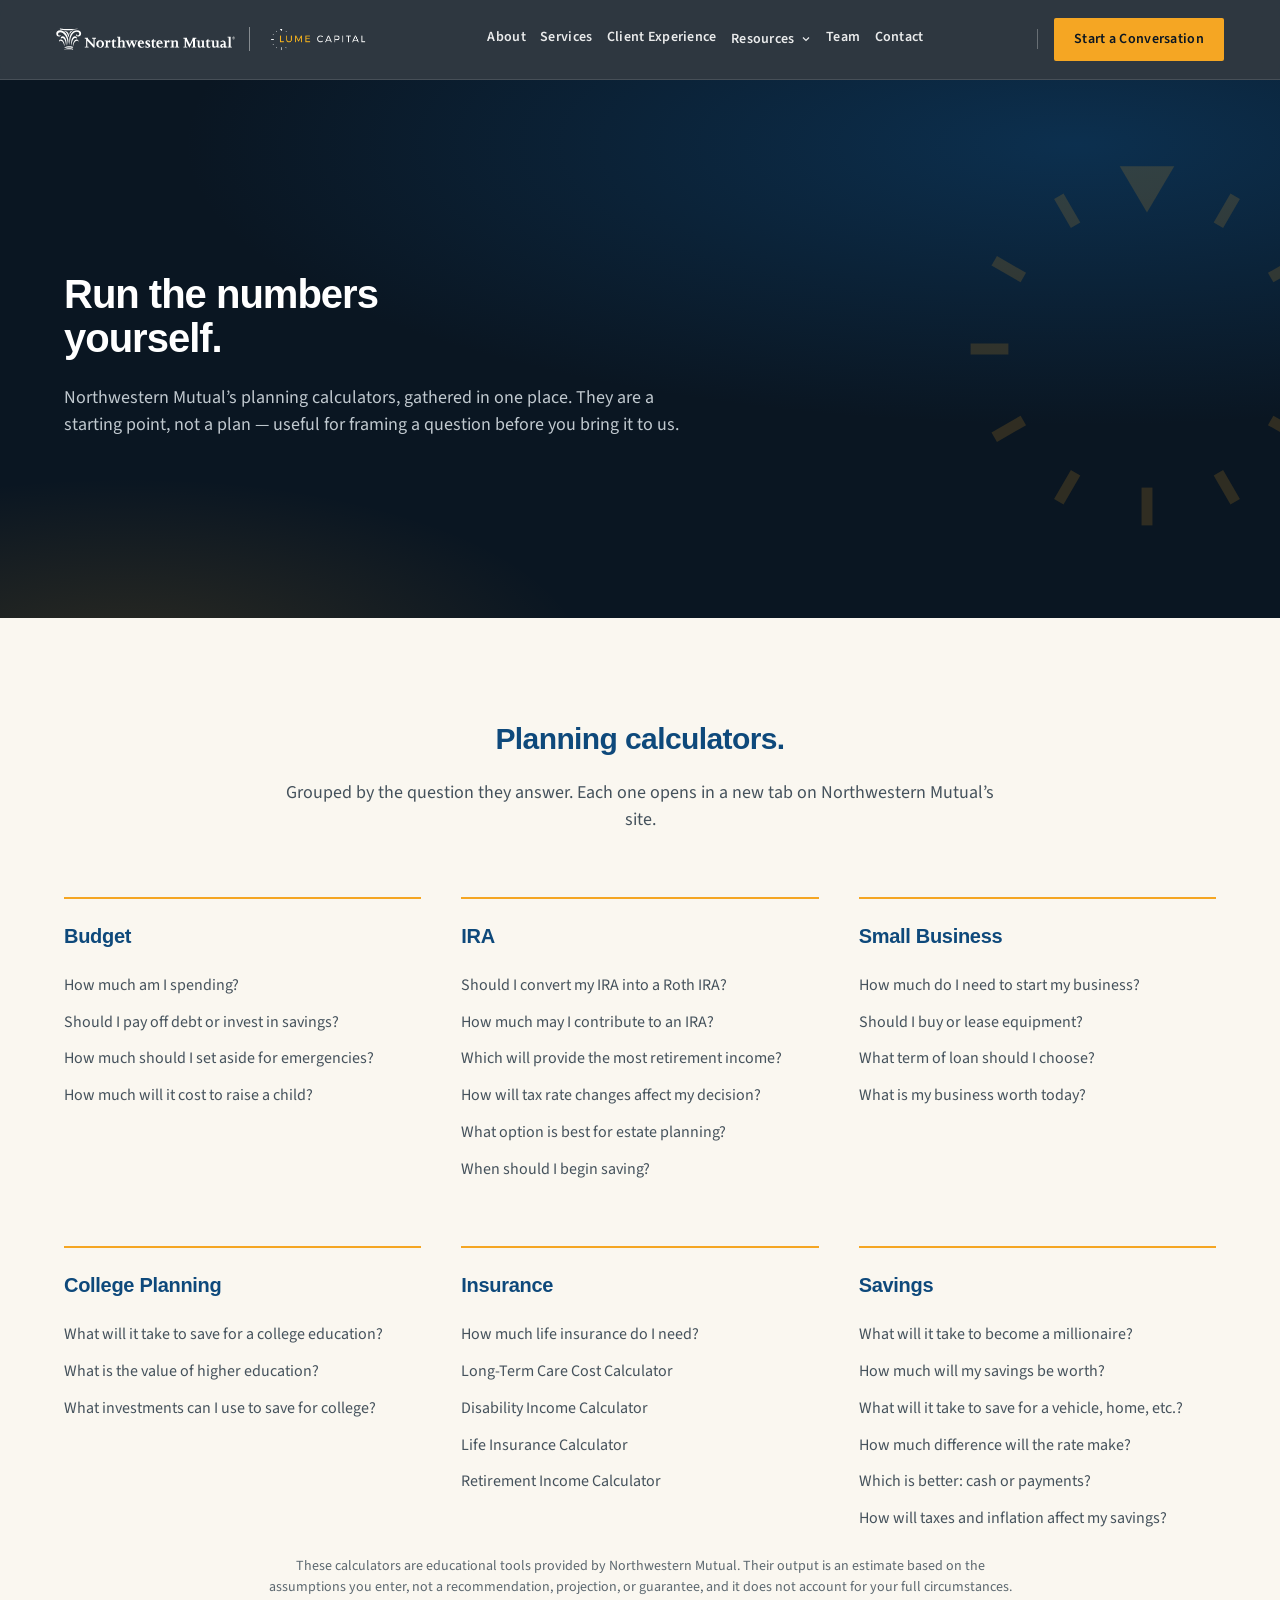
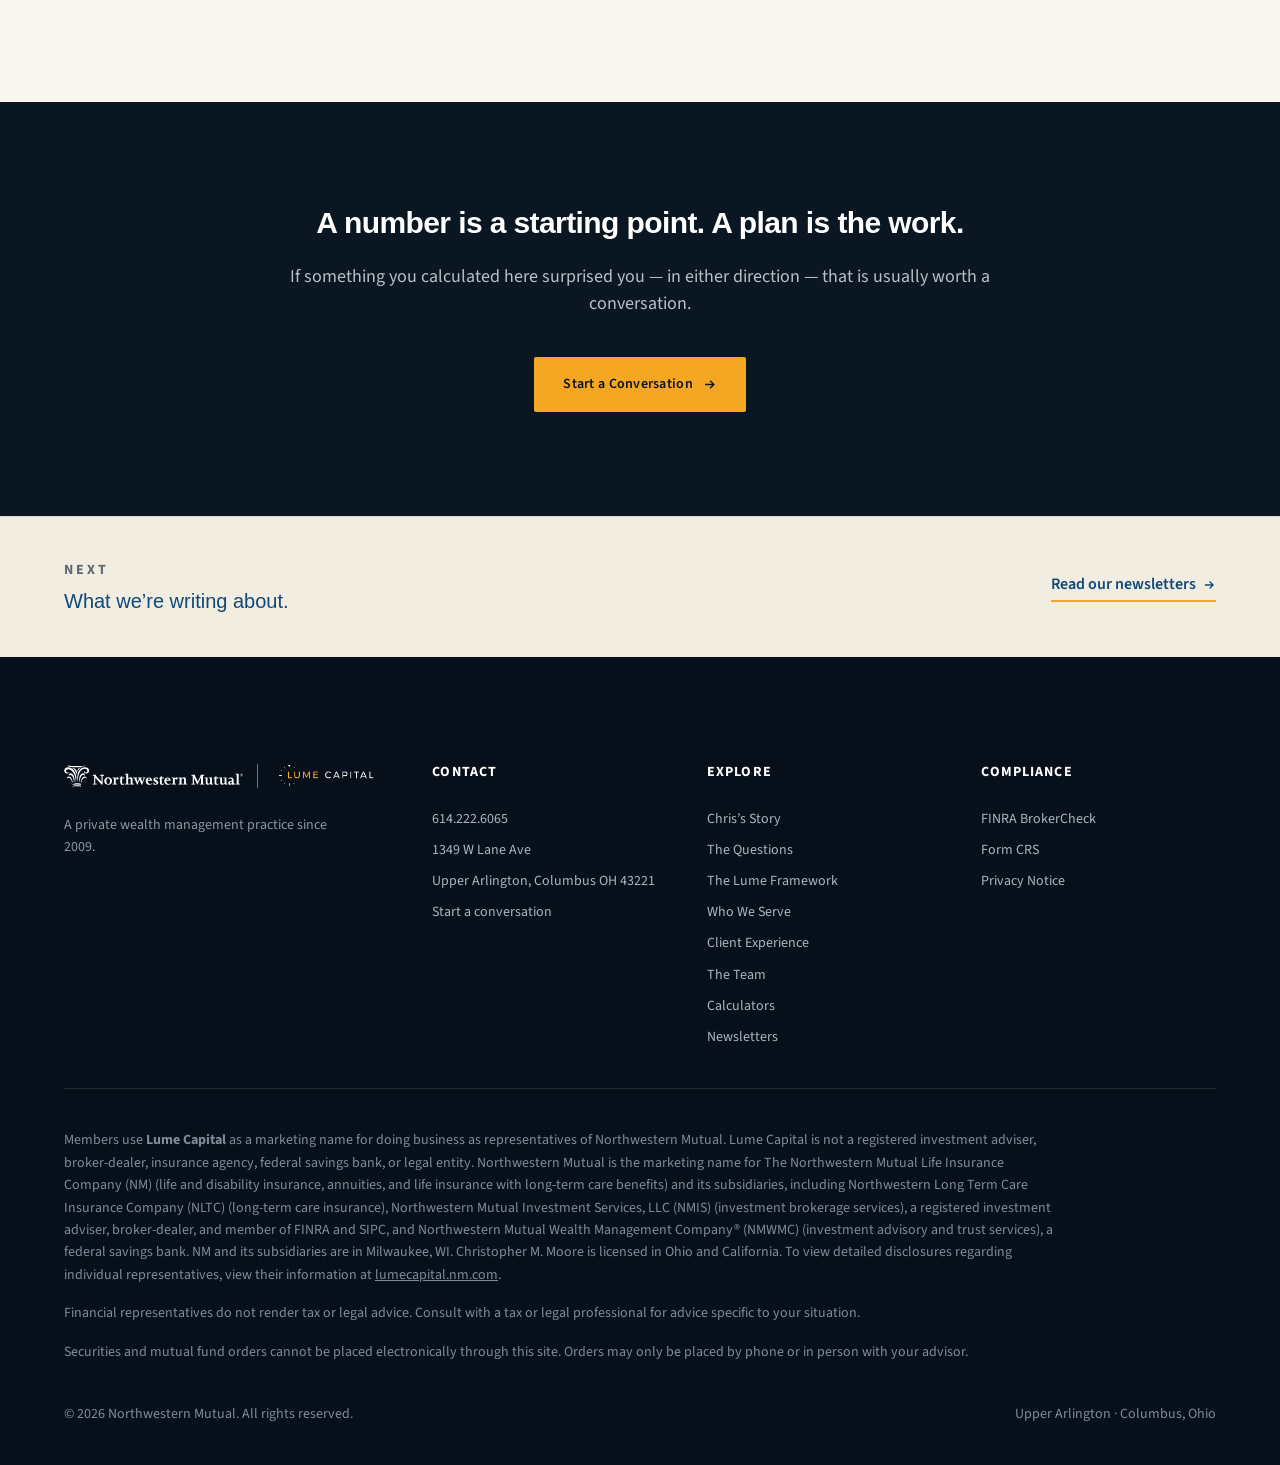
<file: calculators.html>
<!DOCTYPE html>
<html lang="en">
<head>
<meta charset="utf-8">
<meta name="viewport" content="width=device-width, initial-scale=1">
<title>Calculators | Lume Capital</title>
<meta name="description" content="Northwestern Mutual planning calculators — budgeting, retirement and Roth conversions, business, college funding, insurance and savings.">
<link rel="preconnect" href="https://fonts.googleapis.com">
<link rel="preconnect" href="https://fonts.gstatic.com" crossorigin>
<link href="https://fonts.googleapis.com/css2?family=Fraunces:opsz,wght@9..144,500;9..144,600&family=Source+Sans+3:wght@300;400;500;600;700&display=swap" rel="stylesheet">
<link rel="stylesheet" href="lume.css">
</head>
<body>

<!-- ===================================================== LUME DIAL (reusable symbol) -->
<svg width="0" height="0" style="position:absolute;pointer-events:none;" aria-hidden="true" focusable="false">
  <symbol id="lumeDial" viewBox="0 0 100 100">
    <polygon points="43.5,6.5 56.5,6.5 50,17.5" fill="currentColor"/>
    <g stroke="currentColor" stroke-width="2.6" fill="none">
      <line x1="50" y1="8" x2="50" y2="16" transform="rotate(30 50 50)"/>
      <line x1="50" y1="8" x2="50" y2="16" transform="rotate(60 50 50)"/>
      <line x1="50" y1="8" x2="50" y2="17" transform="rotate(90 50 50)"/>
      <line x1="50" y1="8" x2="50" y2="16" transform="rotate(120 50 50)"/>
      <line x1="50" y1="8" x2="50" y2="16" transform="rotate(150 50 50)"/>
      <line x1="50" y1="8" x2="50" y2="17" transform="rotate(180 50 50)"/>
      <line x1="50" y1="8" x2="50" y2="16" transform="rotate(210 50 50)"/>
      <line x1="50" y1="8" x2="50" y2="16" transform="rotate(240 50 50)"/>
      <line x1="50" y1="8" x2="50" y2="17" transform="rotate(270 50 50)"/>
      <line x1="50" y1="8" x2="50" y2="16" transform="rotate(300 50 50)"/>
      <line x1="50" y1="8" x2="50" y2="16" transform="rotate(330 50 50)"/>
    </g>
  </symbol>
</svg>

<header class="site-nav">
  <nav aria-label="Primary">
    <a href="index.html" class="brand" aria-label="Northwestern Mutual, Lume Capital">
      <img src="nwm-logo-horizontal-white.svg" alt="Northwestern Mutual" class="brand-nwm">
      <span class="brand-divider" aria-hidden="true"></span>
      <img src="PNG/2_LumeCapital_FullColor_Reverse_Horizontal.png" alt="Lume Capital" class="brand-lume">
    </a>
    <ul class="nav-links">
      <li><a href="about.html">About</a></li>
      <li><a href="services.html">Services</a></li>
      <li><a href="client-experience.html">Client Experience</a></li>
      <li class="nav-has-sub">
        <a href="calculators.html">Resources
          <svg class="nav-caret" viewBox="0 0 24 24" fill="none" stroke="currentColor" stroke-width="2.4" aria-hidden="true"><path d="M6 9l6 6 6-6"/></svg>
        </a>
        <ul class="nav-sub">
          <li><a href="calculators.html" aria-current="page">Calculators</a></li>
          <li><a href="newsletters.html">Newsletters</a></li>
        </ul>
      </li>
      <li><a href="team.html">Team</a></li>
      <li><a href="contact.html">Contact</a></li>
    </ul>
    <div class="nav-cta">
      <span class="nav-divider" aria-hidden="true"></span>
      <a href="tel:+16142226065" class="nav-phone">614.222.6065</a>
      <a href="contact.html" class="btn btn-gold">Start a Conversation</a>
    </div>
    <button class="hamburger" aria-label="Open menu" aria-expanded="false" aria-controls="mobileDrawer" id="hamburgerBtn">
      <svg viewBox="0 0 24 24" fill="none" stroke="#FFFFFF" stroke-width="2"><line x1="3" y1="6" x2="21" y2="6"/><line x1="3" y1="12" x2="21" y2="12"/><line x1="3" y1="18" x2="21" y2="18"/></svg>
    </button>
  </nav>
  <div class="mobile-drawer" id="mobileDrawer">
    <ul>
      <li><a href="about.html">About</a></li>
      <li><a href="services.html">Services</a></li>
      <li><a href="client-experience.html">Client Experience</a></li>
      <li>
        <span class="drawer-label">Resources</span>
        <ul class="drawer-sub">
          <li><a href="calculators.html">Calculators</a></li>
          <li><a href="newsletters.html">Newsletters</a></li>
        </ul>
      </li>
      <li><a href="team.html">Team</a></li>
      <li><a href="contact.html">Contact</a></li>
    </ul>
    <div class="mobile-contact">
      <a href="tel:+16142226065" class="nav-phone">614.222.6065</a>
      <a href="contact.html" class="btn btn-gold">Start a Conversation</a>
    </div>
  </div>
</header>

<main id="top">

  <!-- ===================================================== PAGE HEADER (Banner Text 1)
       Same solid-colour header as the other interior pages; Hero Banner allowance unspent. -->
  <section class="page-header">
    <svg class="ph-dial" aria-hidden="true"><use href="#lumeDial"/></svg>
    <div class="page-header-inner">
      <h1>Run the numbers yourself.</h1>
      <p class="lead">Northwestern Mutual&rsquo;s planning calculators, gathered in one place. They are a starting point, not a plan &mdash; useful for framing a question before you bring it to us.</p>
    </div>
  </section>

  <!-- ===================================================== CALCULATOR INDEX
       TWM Multi-Item Content 7 — 3-column text. Six categories fill 3 + 3 exactly.

       Deliberately plain: a category heading over a list of links. No cards, no icons,
       no counts, no per-item descriptions. Someone on this page arrived knowing what
       they wanted; the job is to get out of the way. The restraint is the treatment.

       Every link leaves the site for a Northwestern Mutual property, which is why the
       new tab is announced once above the grid rather than 28 times inside it — a
       per-link warning at this density is noise, not help. -->
  <section id="calculators">
    <div class="container">
      <div class="section-head center">
        <h2>Planning calculators.</h2>
        <p class="lead">Grouped by the question they answer. Each one opens in a new tab on Northwestern Mutual&rsquo;s site.</p>
      </div>

      <div class="res-grid">

        <div class="res-group">
          <h3>Budget</h3>
          <ul class="res-list">
            <li><a href="https://calculator.northwesternmutual.com/response/lf-northwesternmutual/calc/budget03" target="_blank" rel="noopener">How much am I spending?</a></li>
            <li><a href="https://calculator.northwesternmutual.com/response/lf-northwesternmutual/calc/budget04" target="_blank" rel="noopener">Should I pay off debt or invest in savings?</a></li>
            <li><a href="https://calculator.northwesternmutual.com/response/lf-northwesternmutual/calc/budget06" target="_blank" rel="noopener">How much should I set aside for emergencies?</a></li>
            <li><a href="https://calculator.northwesternmutual.com/response/lf-northwesternmutual/calc/budget07" target="_blank" rel="noopener">How much will it cost to raise a child?</a></li>
          </ul>
        </div>

        <div class="res-group">
          <h3>IRA</h3>
          <ul class="res-list">
            <li><a href="https://calculator.northwesternmutual.com/response/lf-northwesternmutual/calc/rothira02" target="_blank" rel="noopener">Should I convert my IRA into a Roth IRA?</a></li>
            <li><a href="https://calculator.northwesternmutual.com/response/lf-northwesternmutual/calc/rothira03" target="_blank" rel="noopener">How much may I contribute to an IRA?</a></li>
            <li><a href="https://calculator.northwesternmutual.com/response/lf-northwesternmutual/calc/rothira01a" target="_blank" rel="noopener">Which will provide the most retirement income?</a></li>
            <li><a href="https://calculator.northwesternmutual.com/response/lf-northwesternmutual/calc/rothira01b" target="_blank" rel="noopener">How will tax rate changes affect my decision?</a></li>
            <li><a href="https://calculator.northwesternmutual.com/response/lf-northwesternmutual/calc/rothira01d" target="_blank" rel="noopener">What option is best for estate planning?</a></li>
            <li><a href="https://calculator.northwesternmutual.com/response/lf-northwesternmutual/calc/rothira01g" target="_blank" rel="noopener">When should I begin saving?</a></li>
          </ul>
        </div>

        <div class="res-group">
          <h3>Small Business</h3>
          <ul class="res-list">
            <li><a href="https://calculator.northwesternmutual.com/response/lf-northwesternmutual/calc/business01" target="_blank" rel="noopener">How much do I need to start my business?</a></li>
            <li><a href="https://calculator.northwesternmutual.com/response/lf-northwesternmutual/calc/business02" target="_blank" rel="noopener">Should I buy or lease equipment?</a></li>
            <li><a href="https://calculator.northwesternmutual.com/response/lf-northwesternmutual/calc/business04" target="_blank" rel="noopener">What term of loan should I choose?</a></li>
            <li><a href="https://calculator.northwesternmutual.com/response/lf-northwesternmutual/calc/business08" target="_blank" rel="noopener">What is my business worth today?</a></li>
          </ul>
        </div>

        <div class="res-group">
          <h3>College Planning</h3>
          <ul class="res-list">
            <li><a href="https://calculator.northwesternmutual.com/response/lf-northwesternmutual/calc/college01" target="_blank" rel="noopener">What will it take to save for a college education?</a></li>
            <li><a href="https://calculator.northwesternmutual.com/response/lf-northwesternmutual/calc/college02" target="_blank" rel="noopener">What is the value of higher education?</a></li>
            <li><a href="https://calculator.northwesternmutual.com/response/lf-northwesternmutual/calc/college03" target="_blank" rel="noopener">What investments can I use to save for college?</a></li>
          </ul>
        </div>

        <!-- CONTENT QA: "Retirement Income Calculator" was supplied under Insurance and is
             left where it was given rather than moved. It reads oddly beside life, LTC and
             disability — worth confirming with Lume whether it belongs in its own
             Retirement category, which would make the grid 7 and wrap 3 + 3 + 1. -->
        <div class="res-group">
          <h3>Insurance</h3>
          <ul class="res-list">
            <li><a href="https://calculator.northwesternmutual.com/response/lf-northwesternmutual/calc/insurance01" target="_blank" rel="noopener">How much life insurance do I need?</a></li>
            <li><a href="https://www.whatcarecosts.com/northwesternmutual/nm1" target="_blank" rel="noopener">Long-Term Care Cost Calculator</a></li>
            <li><a href="https://www.northwesternmutual.com/disability-insurance-calculator/" target="_blank" rel="noopener">Disability Income Calculator</a></li>
            <li><a href="https://www.northwesternmutual.com/life-insurance-calculator" target="_blank" rel="noopener">Life Insurance Calculator</a></li>
            <li><a href="https://www.northwesternmutual.com/retirement-calculator/" target="_blank" rel="noopener">Retirement Income Calculator</a></li>
          </ul>
        </div>

        <div class="res-group">
          <h3>Savings</h3>
          <ul class="res-list">
            <li><a href="https://calculator.northwesternmutual.com/response/lf-northwesternmutual/calc/savings01" target="_blank" rel="noopener">What will it take to become a millionaire?</a></li>
            <li><a href="https://calculator.northwesternmutual.com/response/lf-northwesternmutual/calc/savings02" target="_blank" rel="noopener">How much will my savings be worth?</a></li>
            <li><a href="https://calculator.northwesternmutual.com/response/lf-northwesternmutual/calc/savings03" target="_blank" rel="noopener">What will it take to save for a vehicle, home, etc.?</a></li>
            <li><a href="https://calculator.northwesternmutual.com/response/lf-northwesternmutual/calc/savings08" target="_blank" rel="noopener">How much difference will the rate make?</a></li>
            <li><a href="https://calculator.northwesternmutual.com/response/lf-northwesternmutual/calc/savings15" target="_blank" rel="noopener">Which is better: cash or payments?</a></li>
            <li><a href="https://calculator.northwesternmutual.com/response/lf-northwesternmutual/calc/savings06" target="_blank" rel="noopener">How will taxes and inflation affect my savings?</a></li>
          </ul>
        </div>

      </div>

      <!-- Standard caveat pattern, same .q-note class used for the composite client
           questions on About and the cadence note on Client Experience. -->
      <p class="q-note">These calculators are educational tools provided by Northwestern Mutual. Their output is an estimate based on the assumptions you enter, not a recommendation, projection, or guarantee, and it does not account for your full circumstances.</p>
    </div>
  </section>

  <!-- ===================================================== CLOSING CTA
       TWM Singular Content 3 — heading, message, CTA, background colour only. -->
  <section class="ink-section">
    <div class="container">
      <div class="section-head center" style="margin-bottom:var(--space-lg);">
        <h2>A number is a starting point. A plan is the&nbsp;work.</h2>
        <p class="lead">If something you calculated here surprised you &mdash; in either direction &mdash; that is usually worth a conversation.</p>
      </div>
      <div class="blueprint-cta" style="margin-top:0;">
        <a href="contact.html" class="btn btn-gold">Start a Conversation
          <svg viewBox="0 0 24 24" fill="none" stroke="currentColor" stroke-width="2.2"><path d="M5 12h14M13 6l6 6-6 6"/></svg>
        </a>
      </div>
    </div>
  </section>

  <!-- ===================================================== ONWARD PATH -->
  <section class="next-step" style="padding:0;">
    <div class="container">
      <div>
        <span class="ns-label">Next</span>
        <div class="ns-title">What we&rsquo;re writing about.</div>
      </div>
      <a href="newsletters.html" class="textlink">Read our newsletters
        <svg viewBox="0 0 24 24" fill="none" stroke="currentColor" stroke-width="2.2"><path d="M5 12h14M13 6l6 6-6 6"/></svg>
      </a>
    </div>
  </section>

</main>

<footer>
  <div class="container">
    <div class="footer-top">
      <div class="footer-brand">
        <div class="brand">
          <img src="nwm-logo-horizontal-white.svg" alt="Northwestern Mutual" class="brand-nwm">
          <span class="brand-divider" aria-hidden="true"></span>
          <img src="PNG/2_LumeCapital_FullColor_Reverse_Horizontal.png" alt="Lume Capital" class="brand-lume">
        </div>
        <p>A private wealth management practice since 2009.</p>
      </div>
      <div class="footer-col">
        <h5>Contact</h5>
        <ul>
          <li><a href="tel:+16142226065">614.222.6065</a></li>
          <li>1349 W Lane Ave</li>
          <li>Upper Arlington, Columbus OH 43221</li>
          <li><a href="contact.html">Start a conversation</a></li>
        </ul>
      </div>
      <div class="footer-col">
        <h5>Explore</h5>
        <ul>
          <li><a href="about.html">Chris&rsquo;s Story</a></li>
          <li><a href="about.html#questions">The Questions</a></li>
          <li><a href="about.html#framework">The Lume Framework</a></li>
          <li><a href="services.html#serve">Who We Serve</a></li>
          <li><a href="client-experience.html">Client Experience</a></li>
          <li><a href="team.html">The Team</a></li>
          <li><a href="calculators.html">Calculators</a></li>
          <li><a href="newsletters.html">Newsletters</a></li>
        </ul>
      </div>
      <div class="footer-col">
        <h5>Compliance</h5>
        <ul>
          <li><a href="#">FINRA BrokerCheck</a></li>
          <li><a href="#">Form CRS</a></li>
          <li><a href="#">Privacy Notice</a></li>
        </ul>
      </div>
    </div>
    <div class="footer-legal">
      <p>Members use <strong>Lume Capital</strong> as a marketing name for doing business as representatives of Northwestern Mutual. Lume Capital is not a registered investment adviser, broker-dealer, insurance agency, federal savings bank, or legal entity. Northwestern Mutual is the marketing name for The Northwestern Mutual Life Insurance Company (NM) (life and disability insurance, annuities, and life insurance with long-term care benefits) and its subsidiaries, including Northwestern Long Term Care Insurance Company (NLTC) (long-term care insurance), Northwestern Mutual Investment Services, LLC (NMIS) (investment brokerage services), a registered investment adviser, broker-dealer, and member of FINRA and SIPC, and Northwestern Mutual Wealth Management Company&reg; (NMWMC) (investment advisory and trust services), a federal savings bank. NM and its subsidiaries are in Milwaukee, WI. Christopher M. Moore is licensed in Ohio and California. To view detailed disclosures regarding individual representatives, view their information at <a href="https://lumecapital.nm.com">lumecapital.nm.com</a>.</p>
      <p>Financial representatives do not render tax or legal advice. Consult with a tax or legal professional for advice specific to your situation.</p>
      <p>Securities and mutual fund orders cannot be placed electronically through this site. Orders may only be placed by phone or in person with your advisor.</p>
    </div>
    <div class="footer-bottom">
      <span>&copy; 2026 Northwestern Mutual. All rights reserved.</span>
      <span>Upper Arlington &middot; Columbus, Ohio</span>
    </div>
  </div>
</footer>

<script>
  document.getElementById('hamburgerBtn').addEventListener('click', function () {
    var drawer = document.getElementById('mobileDrawer');
    var isOpen = drawer.classList.toggle('open');
    this.setAttribute('aria-expanded', isOpen ? 'true' : 'false');
  });
</script>

</body>
</html>
</file>
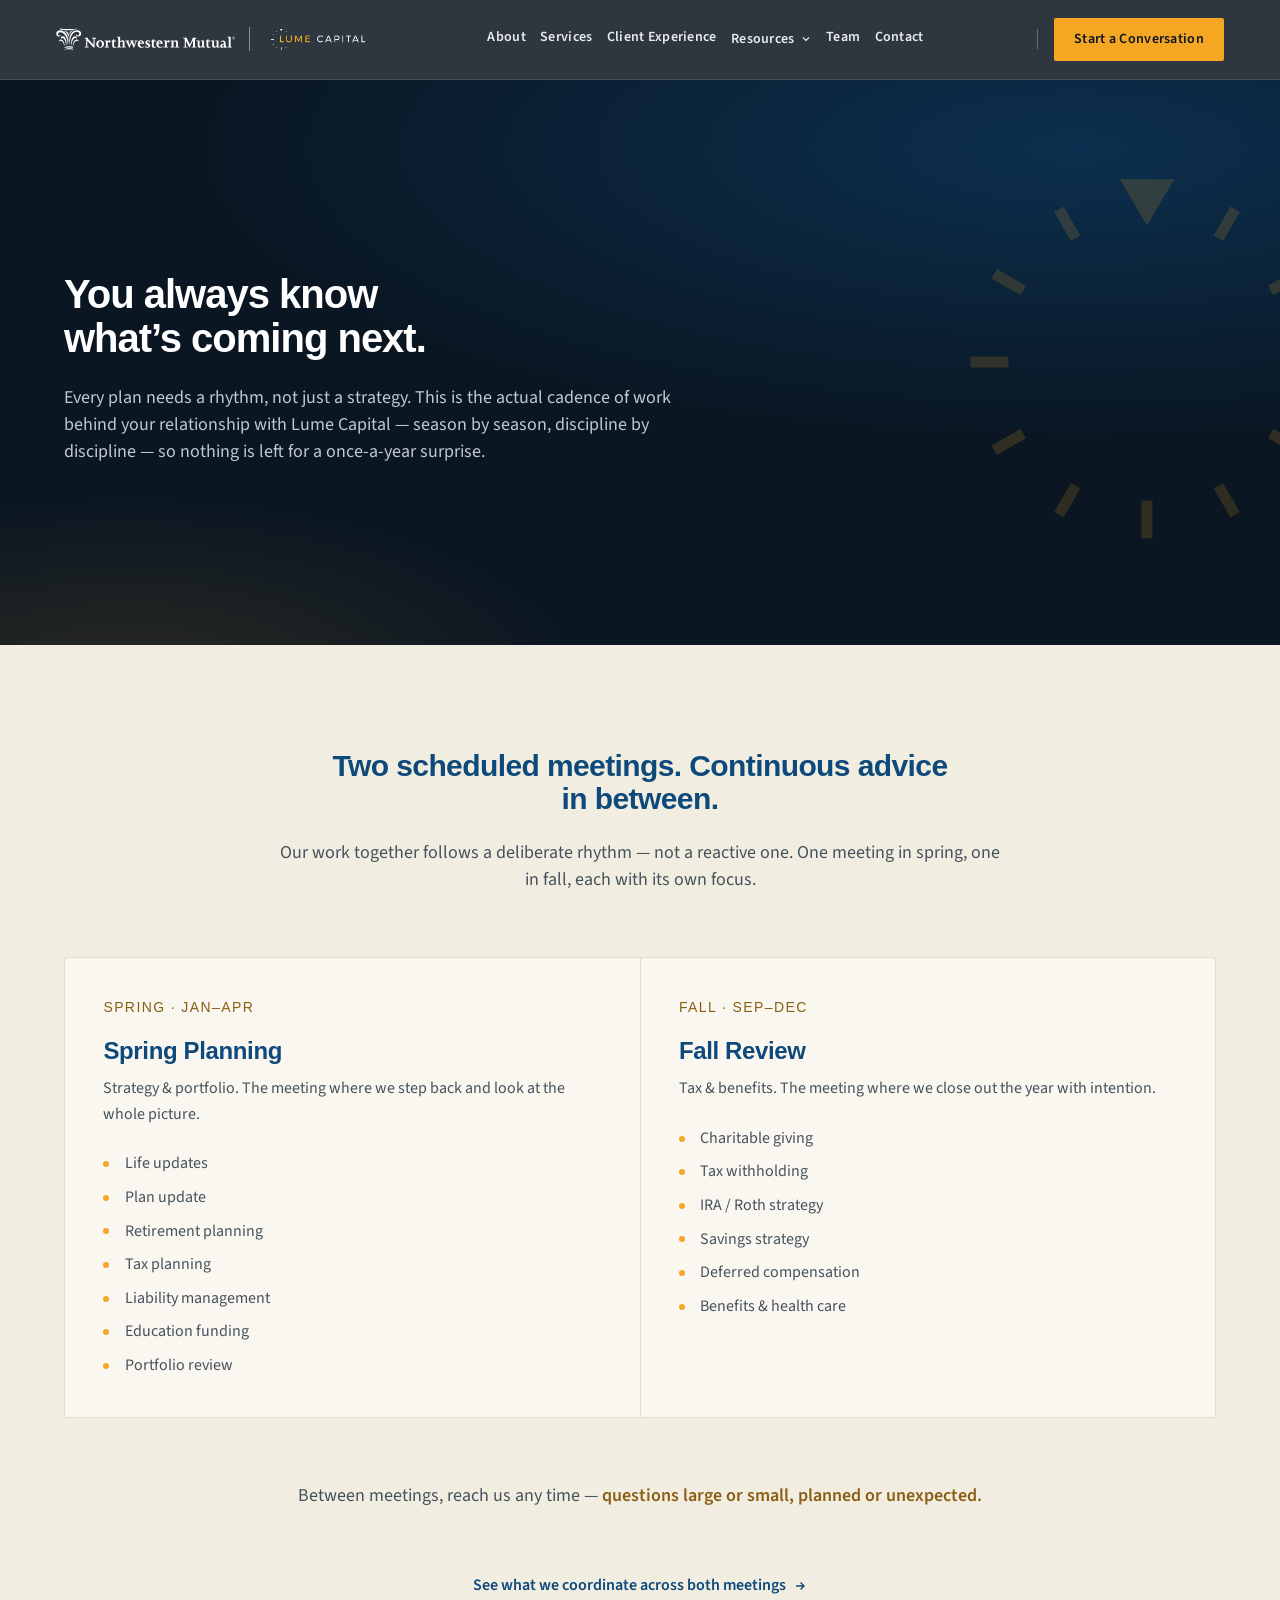
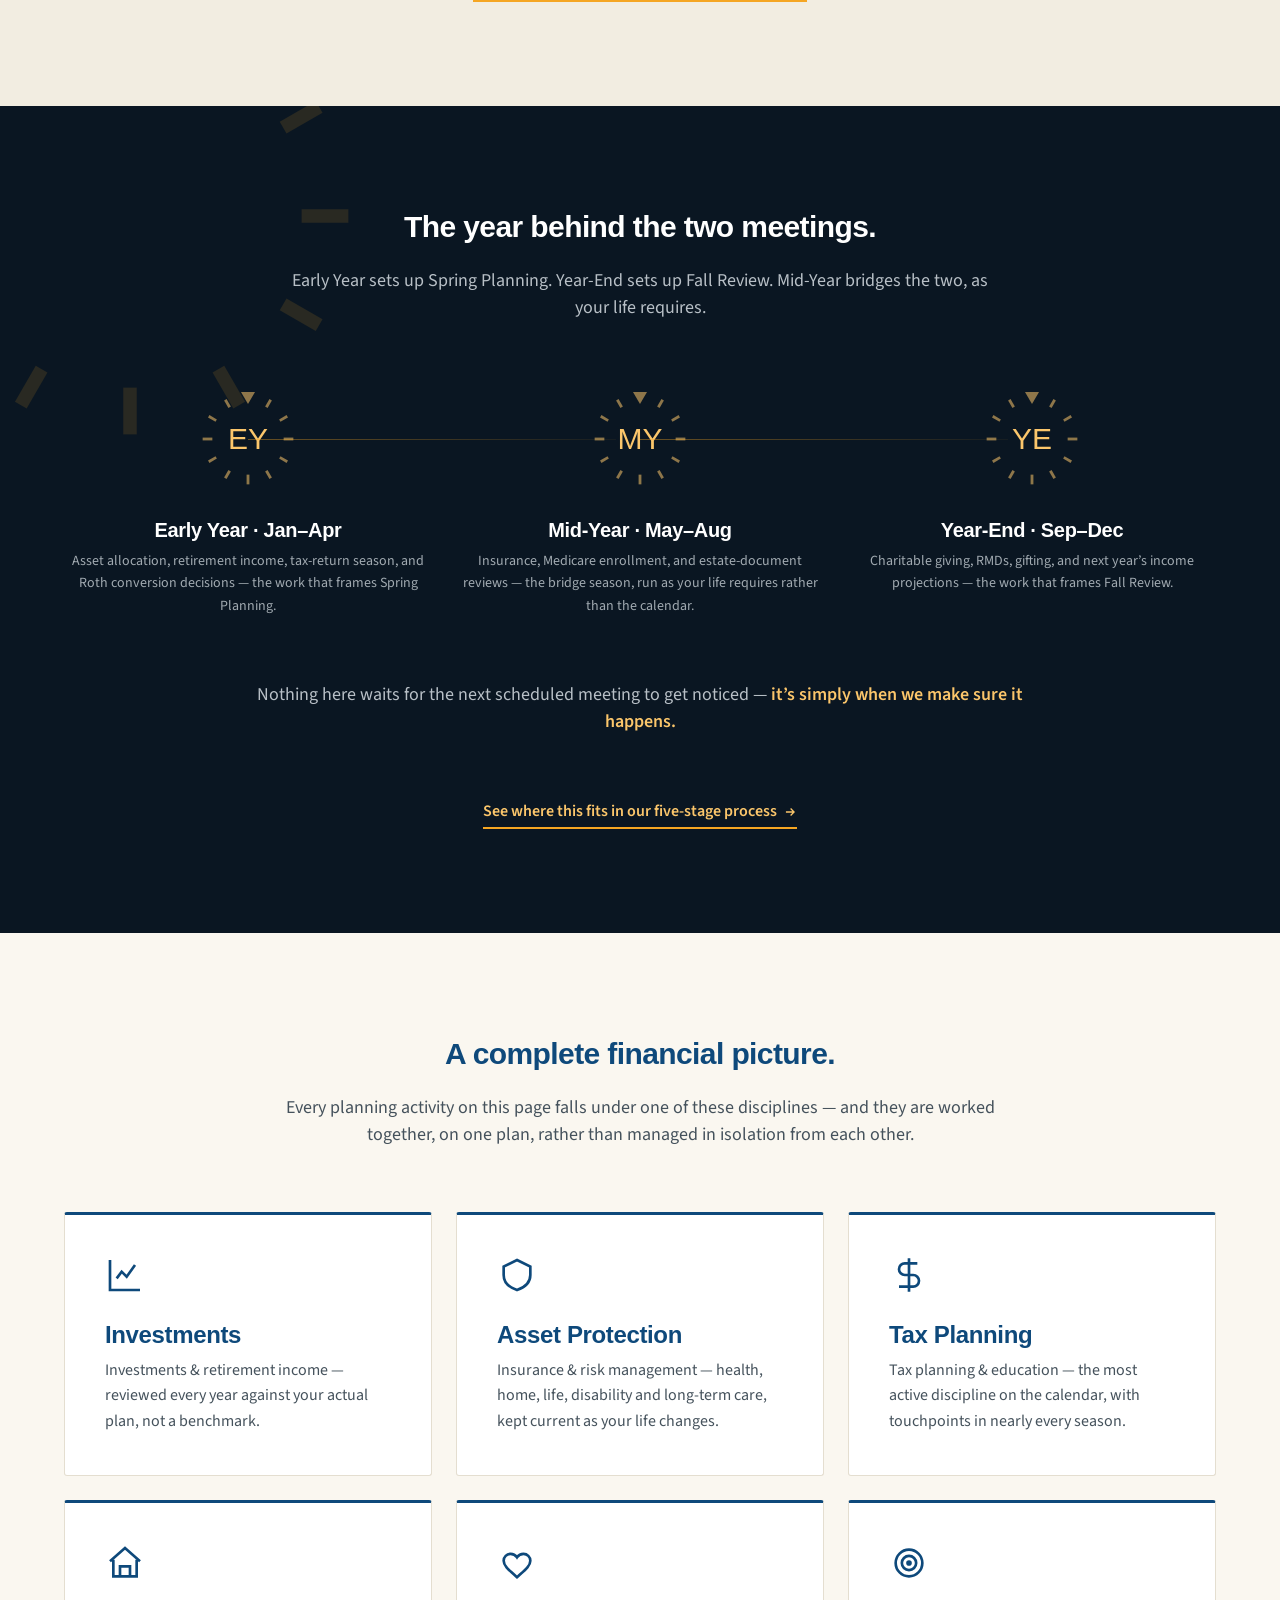
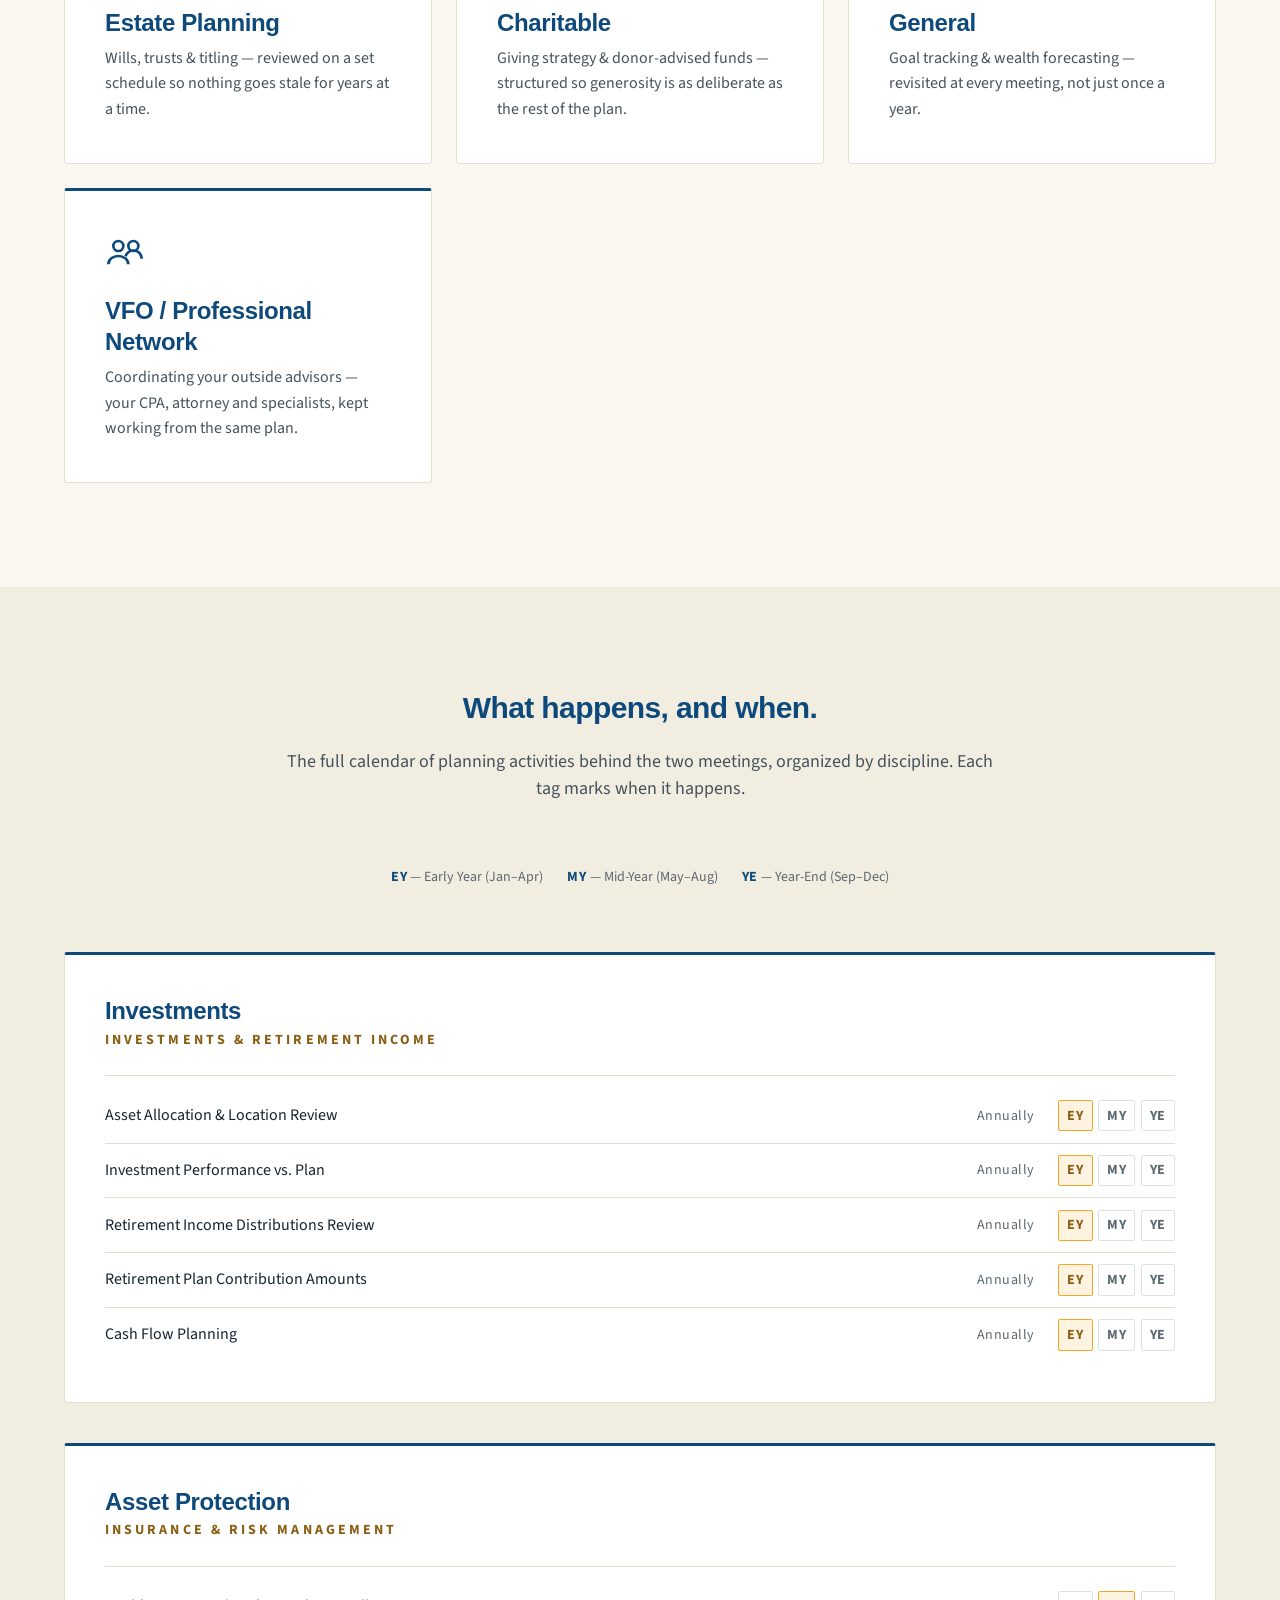
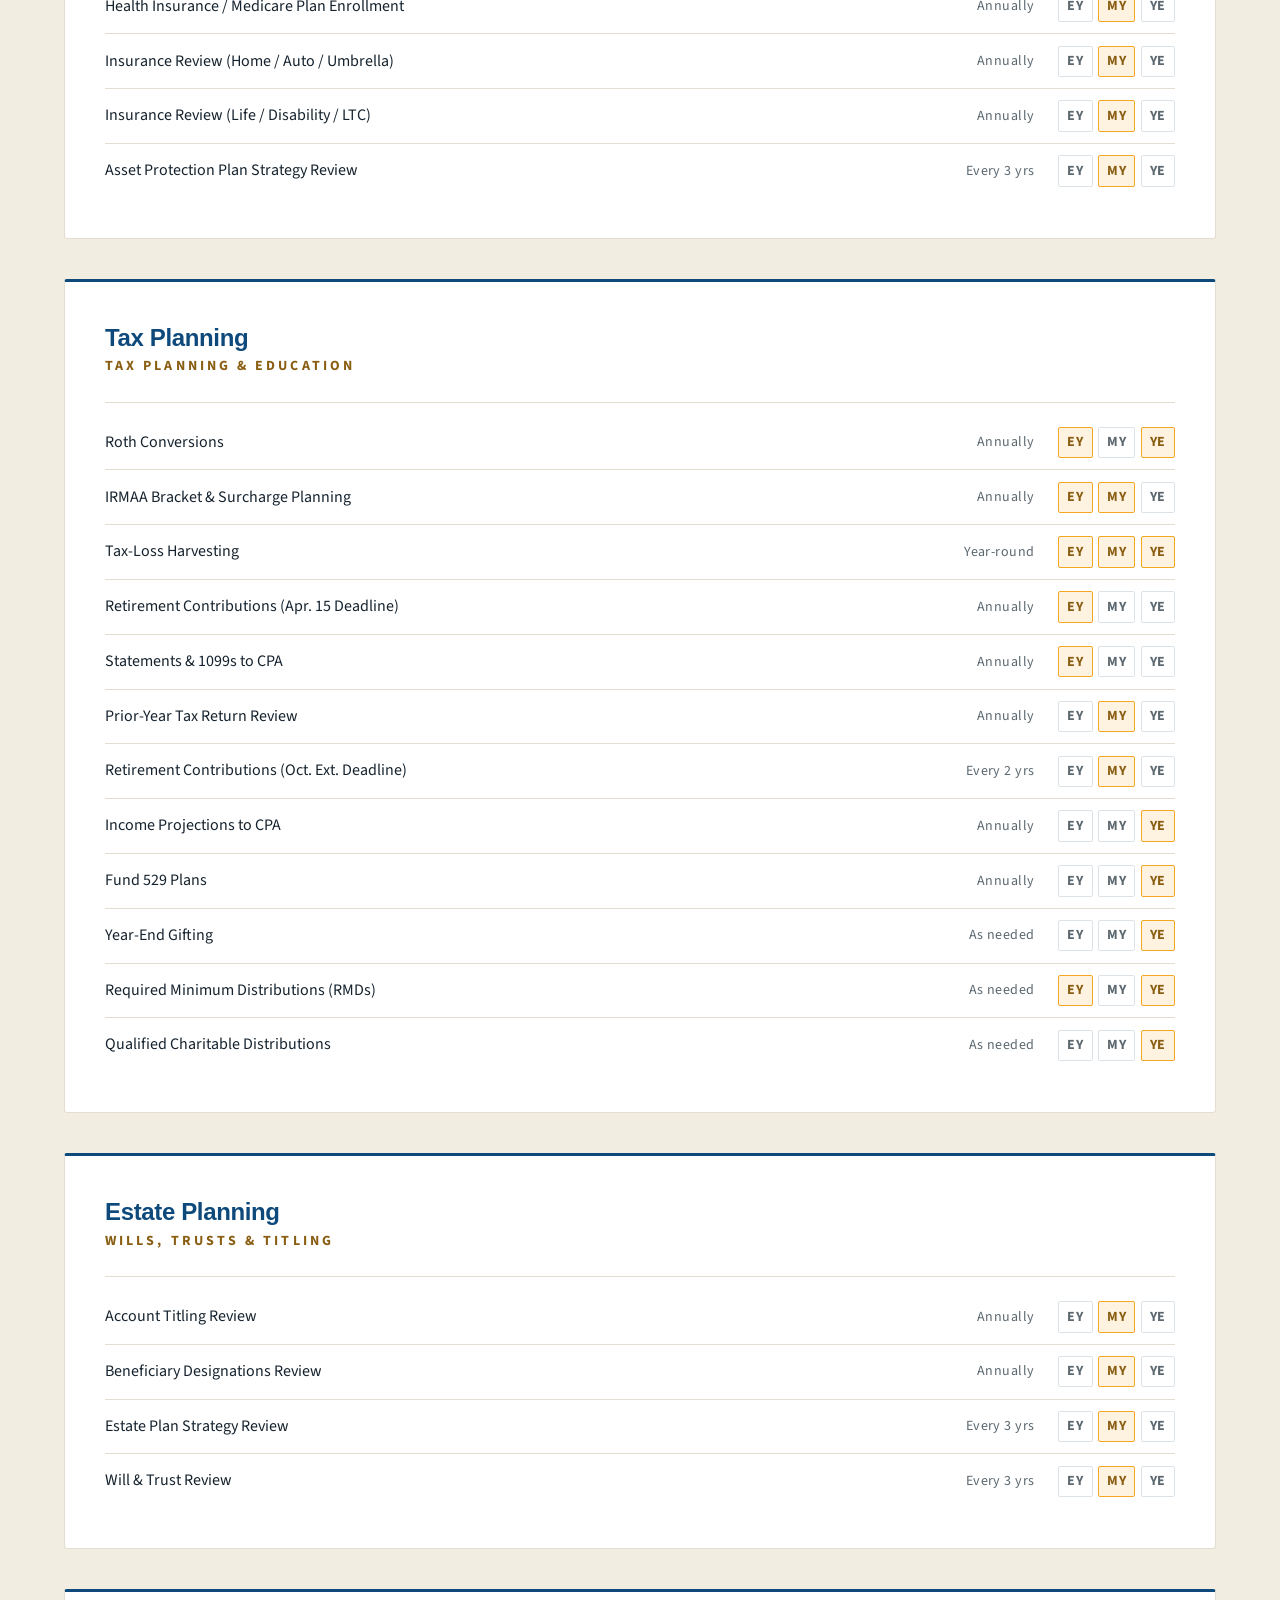
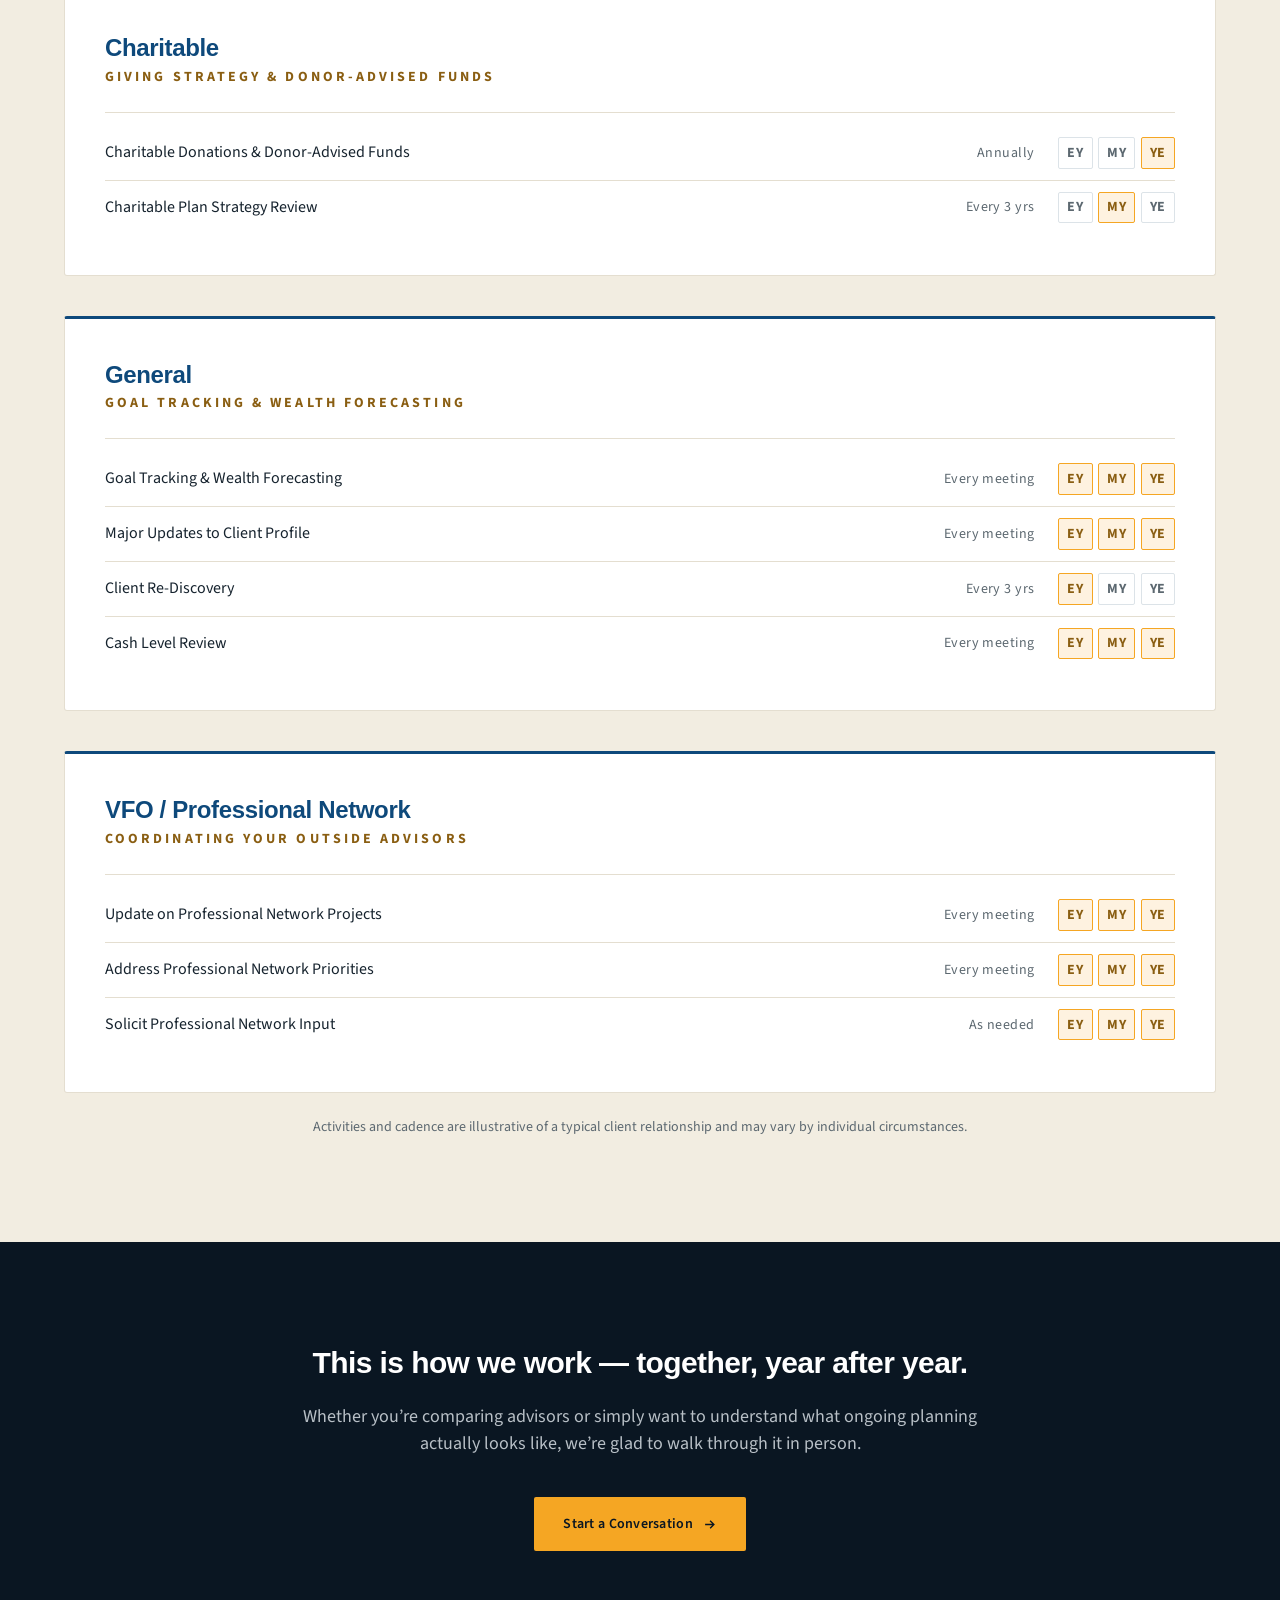
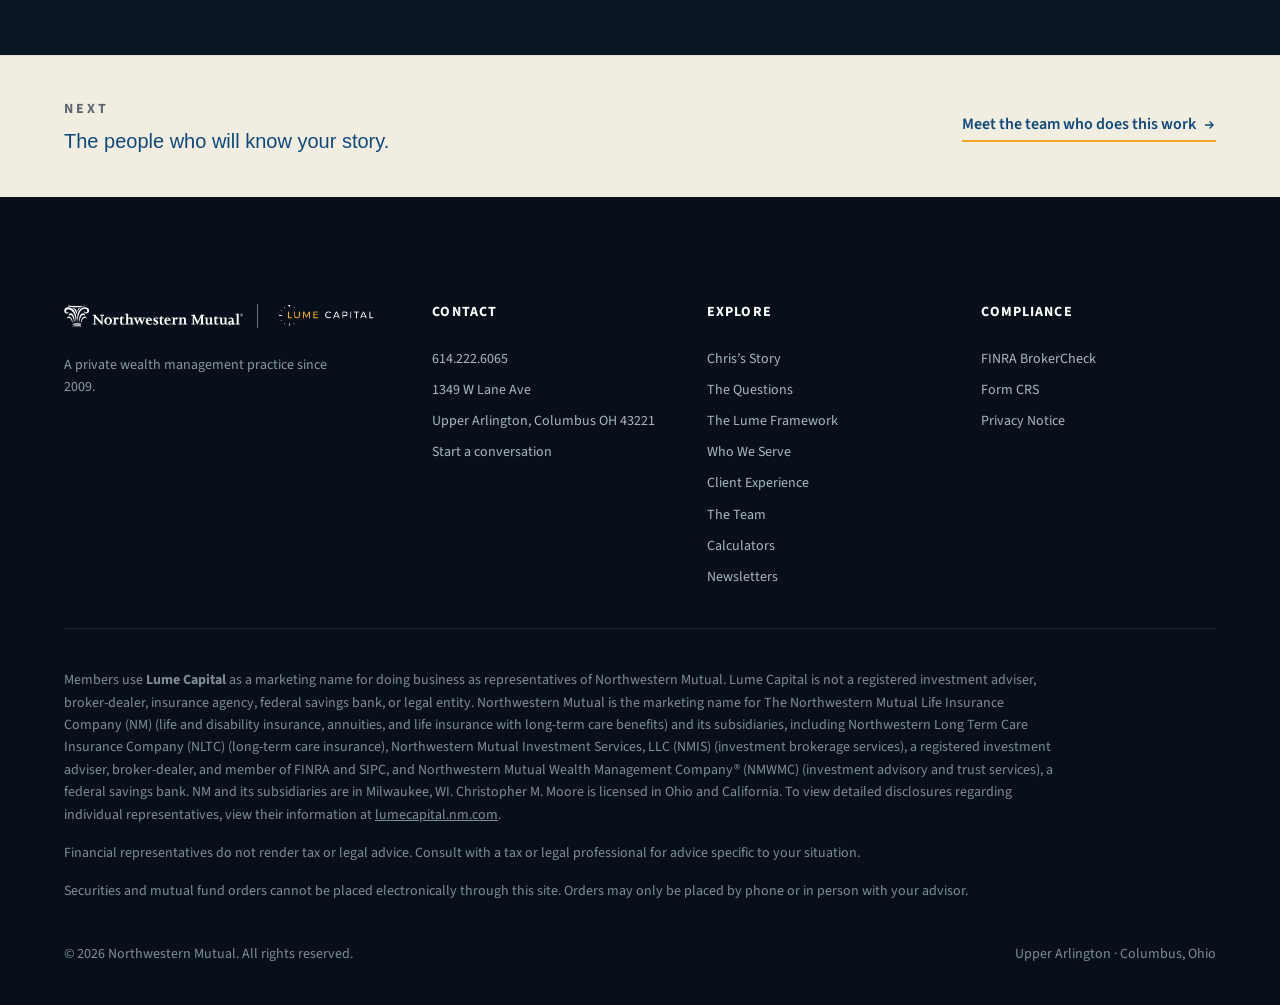
<file: client-experience.html>
<!DOCTYPE html>
<html lang="en">
<head>
<meta charset="utf-8">
<meta name="viewport" content="width=device-width, initial-scale=1">
<title>Client Experience | Lume Capital</title>
<meta name="description" content="The Private Wealth Service Calendar — the exact cadence of planning work behind every Lume Capital relationship, season by season, discipline by discipline.">
<link rel="preconnect" href="https://fonts.googleapis.com">
<link rel="preconnect" href="https://fonts.gstatic.com" crossorigin>
<link href="https://fonts.googleapis.com/css2?family=Fraunces:opsz,wght@9..144,500;9..144,600&family=Source+Sans+3:wght@300;400;500;600;700&display=swap" rel="stylesheet">
<link rel="stylesheet" href="lume.css">
</head>
<body>

<!-- ===================================================== LUME DIAL (reusable symbol) -->
<svg width="0" height="0" style="position:absolute;pointer-events:none;" aria-hidden="true" focusable="false">
  <symbol id="lumeDial" viewBox="0 0 100 100">
    <polygon points="43.5,6.5 56.5,6.5 50,17.5" fill="currentColor"/>
    <g stroke="currentColor" stroke-width="2.6" fill="none">
      <line x1="50" y1="8" x2="50" y2="16" transform="rotate(30 50 50)"/>
      <line x1="50" y1="8" x2="50" y2="16" transform="rotate(60 50 50)"/>
      <line x1="50" y1="8" x2="50" y2="17" transform="rotate(90 50 50)"/>
      <line x1="50" y1="8" x2="50" y2="16" transform="rotate(120 50 50)"/>
      <line x1="50" y1="8" x2="50" y2="16" transform="rotate(150 50 50)"/>
      <line x1="50" y1="8" x2="50" y2="17" transform="rotate(180 50 50)"/>
      <line x1="50" y1="8" x2="50" y2="16" transform="rotate(210 50 50)"/>
      <line x1="50" y1="8" x2="50" y2="16" transform="rotate(240 50 50)"/>
      <line x1="50" y1="8" x2="50" y2="17" transform="rotate(270 50 50)"/>
      <line x1="50" y1="8" x2="50" y2="16" transform="rotate(300 50 50)"/>
      <line x1="50" y1="8" x2="50" y2="16" transform="rotate(330 50 50)"/>
    </g>
  </symbol>
</svg>

<!-- NAV: identical to the other five pages, with one addition — "Client Experience"
     inserted between Services and Team. This ships as a full 5th primary nav item, not
     a link-only sub-page. The nav's own CSS already reserves room: see the "Six nav
     items..." breakpoint comment in lume.css — five is still inside that budget, so no
     responsive rework is needed, just the new <li>. -->
<header class="site-nav">
  <nav aria-label="Primary">
    <a href="index.html" class="brand" aria-label="Northwestern Mutual, Lume Capital">
      <img src="nwm-logo-horizontal-white.svg" alt="Northwestern Mutual" class="brand-nwm">
      <span class="brand-divider" aria-hidden="true"></span>
      <img src="PNG/2_LumeCapital_FullColor_Reverse_Horizontal.png" alt="Lume Capital" class="brand-lume">
    </a>
    <ul class="nav-links">
      <li><a href="about.html">About</a></li>
      <li><a href="services.html">Services</a></li>
      <li><a href="client-experience.html" aria-current="page">Client Experience</a></li>
      <li class="nav-has-sub">
        <a href="calculators.html">Resources
          <svg class="nav-caret" viewBox="0 0 24 24" fill="none" stroke="currentColor" stroke-width="2.4" aria-hidden="true"><path d="M6 9l6 6 6-6"/></svg>
        </a>
        <ul class="nav-sub">
          <li><a href="calculators.html">Calculators</a></li>
          <li><a href="newsletters.html">Newsletters</a></li>
        </ul>
      </li>
      <li><a href="team.html">Team</a></li>
      <li><a href="contact.html">Contact</a></li>
    </ul>
    <div class="nav-cta">
      <span class="nav-divider" aria-hidden="true"></span>
      <a href="tel:+16142226065" class="nav-phone">614.222.6065</a>
      <a href="contact.html" class="btn btn-gold">Start a Conversation</a>
    </div>
    <button class="hamburger" aria-label="Open menu" aria-expanded="false" aria-controls="mobileDrawer" id="hamburgerBtn">
      <svg viewBox="0 0 24 24" fill="none" stroke="#FFFFFF" stroke-width="2"><line x1="3" y1="6" x2="21" y2="6"/><line x1="3" y1="12" x2="21" y2="12"/><line x1="3" y1="18" x2="21" y2="18"/></svg>
    </button>
  </nav>
  <div class="mobile-drawer" id="mobileDrawer">
    <ul>
      <li><a href="about.html">About</a></li>
      <li><a href="services.html">Services</a></li>
      <li><a href="client-experience.html">Client Experience</a></li>
      <li>
        <span class="drawer-label">Resources</span>
        <ul class="drawer-sub">
          <li><a href="calculators.html">Calculators</a></li>
          <li><a href="newsletters.html">Newsletters</a></li>
        </ul>
      </li>
      <li><a href="team.html">Team</a></li>
      <li><a href="contact.html">Contact</a></li>
    </ul>
    <div class="mobile-contact">
      <a href="tel:+16142226065" class="nav-phone">614.222.6065</a>
      <a href="contact.html" class="btn btn-gold">Start a Conversation</a>
    </div>
  </div>
</header>

<main id="top">

  <!-- ===================================================== PAGE HEADER (Banner Text 1)
       Same solid-header pattern as Services / Team / Contact — no photo plate exists or
       is needed here, and it leaves this page's one Hero Banner allowance unspent, same
       as its siblings. -->
  <section class="page-header">
    <svg class="ph-dial" aria-hidden="true"><use href="#lumeDial"/></svg>
    <div class="page-header-inner">
      <h1>You always know what&rsquo;s coming next.</h1>
      <p class="lead">Every plan needs a rhythm, not just a strategy. This is the actual cadence of work behind your relationship with Lume Capital &mdash; season by season, discipline by discipline &mdash; so nothing is left for a once-a-year surprise.</p>
    </div>
  </section>

  <!-- ===================================================== THE RHYTHM
       TWM Multi-Item Content 4 — 2-column text. Reuses .serve-grid/.serve-card exactly as
       built for Services > Who We Serve (already a 2-up grid with bulleted lists); only the
       content changes. .serve-num carries a season label here rather than a numeral — the
       rule is a small gold letterspaced label, so the string reads correctly. -->
  <section id="rhythm" style="background:var(--paper-2);">
    <div class="container">
      <div class="section-head center">
        <h2>Two scheduled meetings. Continuous advice in&nbsp;between.</h2>
        <p class="lead">Our work together follows a deliberate rhythm &mdash; not a reactive one. One meeting in spring, one in fall, each with its own focus.</p>
      </div>
      <div class="serve-grid">
        <article class="serve-card">
          <div class="serve-num">SPRING &middot; JAN&ndash;APR</div>
          <h3>Spring Planning</h3>
          <p>Strategy &amp; portfolio. The meeting where we step back and look at the whole picture.</p>
          <ul>
            <li>Life updates</li>
            <li>Plan update</li>
            <li>Retirement planning</li>
            <li>Tax planning</li>
            <li>Liability management</li>
            <li>Education funding</li>
            <li>Portfolio review</li>
          </ul>
        </article>
        <article class="serve-card">
          <div class="serve-num">FALL &middot; SEP&ndash;DEC</div>
          <h3>Fall Review</h3>
          <p>Tax &amp; benefits. The meeting where we close out the year with intention.</p>
          <ul>
            <li>Charitable giving</li>
            <li>Tax withholding</li>
            <li>IRA / Roth strategy</li>
            <li>Savings strategy</li>
            <li>Deferred compensation</li>
            <li>Benefits &amp; health care</li>
          </ul>
        </article>
      </div>
      <p class="q-close">Between meetings, reach us any time &mdash; <b>questions large or small, planned or unexpected.</b></p>
      <div class="band-more">
        <a href="services.html#coordinate" class="textlink">See what we coordinate across both meetings
          <svg viewBox="0 0 24 24" fill="none" stroke="currentColor" stroke-width="2.2"><path d="M5 12h14M13 6l6 6-6 6"/></svg>
        </a>
      </div>
    </div>
  </section>

  <!-- ===================================================== THE YEAR, FRAMED
       TWM Sequential Content 2 — same 3-tile timeline shell as About > The Lume
       Framework, relabeled Early Year / Mid-Year / Year-End instead of process stages.
       .step-num holds a two-letter token rather than a numeral; at 3-up in a 108px ring
       there is room, but it is the one place on this page worth a visual check. -->
  <section id="cadence" class="ink-section blueprint">
    <svg class="dial" style="position:absolute;top:-150px;left:-130px;width:520px;height:520px;color:rgba(245,166,35,0.13);" aria-hidden="true"><use href="#lumeDial"/></svg>
    <div class="container" style="position:relative;z-index:1;">
      <div class="section-head center">
        <h2>The year behind the two&nbsp;meetings.</h2>
        <p class="lead">Early Year sets up Spring Planning. Year-End sets up Fall Review. Mid-Year bridges the two, as your life requires.</p>
      </div>
      <div class="steps">
        <div class="step">
          <div class="step-ring"><svg class="dial" aria-hidden="true"><use href="#lumeDial"/></svg><span class="step-num">EY</span></div>
          <h3>Early Year &middot; Jan&ndash;Apr</h3>
          <p>Asset allocation, retirement income, tax-return season, and Roth conversion decisions &mdash; the work that frames Spring Planning.</p>
        </div>
        <div class="step">
          <div class="step-ring"><svg class="dial" aria-hidden="true"><use href="#lumeDial"/></svg><span class="step-num">MY</span></div>
          <h3>Mid-Year &middot; May&ndash;Aug</h3>
          <p>Insurance, Medicare enrollment, and estate-document reviews &mdash; the bridge season, run as your life requires rather than the calendar.</p>
        </div>
        <div class="step">
          <div class="step-ring"><svg class="dial" aria-hidden="true"><use href="#lumeDial"/></svg><span class="step-num">YE</span></div>
          <h3>Year-End &middot; Sep&ndash;Dec</h3>
          <p>Charitable giving, RMDs, gifting, and next year&rsquo;s income projections &mdash; the work that frames Fall Review.</p>
        </div>
      </div>
      <p class="fw-cadence">Nothing here waits for the next scheduled meeting to get noticed &mdash; <b>it&rsquo;s simply when we make sure it happens.</b></p>
      <div class="band-more on-ink">
        <a href="about.html#framework" class="textlink">See where this fits in our five-stage process
          <svg viewBox="0 0 24 24" fill="none" stroke="currentColor" stroke-width="2.2"><path d="M5 12h14M13 6l6 6-6 6"/></svg>
        </a>
      </div>
    </div>
  </section>

  <!-- ===================================================== A COMPLETE FINANCIAL PICTURE
       TWM Highlights 2 — 3-column, icon above text. Same .cap-grid/.cap-card shell as the
       former Services > Capabilities section, whose job this now does. Seven disciplines
       wrap 3 + 3 + 1, the same reflow rule already in lume.css. Icons are placeholders
       for NM brand-library equivalents, like every other inline icon on the site. -->
  <section id="picture">
    <div class="container">
      <div class="section-head center">
        <h2>A complete financial&nbsp;picture.</h2>
        <p class="lead">Every planning activity on this page falls under one of these disciplines &mdash; and they are worked together, on one plan, rather than managed in isolation from each other.</p>
      </div>
      <div class="cap-grid">
        <article class="cap-card">
          <div class="cap-ico"><svg viewBox="0 0 24 24" fill="none" stroke="currentColor" stroke-width="1.6"><path d="M3 3v18h18"/><path d="M7 14l3-4 3 3 5-7"/></svg></div>
          <h3>Investments</h3>
          <p>Investments &amp; retirement income &mdash; reviewed every year against your actual plan, not a benchmark.</p>
        </article>
        <article class="cap-card">
          <div class="cap-ico"><svg viewBox="0 0 24 24" fill="none" stroke="currentColor" stroke-width="1.6"><path d="M12 3l8 4v5c0 5-3.5 7.5-8 9-4.5-1.5-8-4-8-9V7z"/></svg></div>
          <h3>Asset Protection</h3>
          <p>Insurance &amp; risk management &mdash; health, home, life, disability and long-term care, kept current as your life changes.</p>
        </article>
        <article class="cap-card">
          <div class="cap-ico"><svg viewBox="0 0 24 24" fill="none" stroke="currentColor" stroke-width="1.6"><path d="M12 2v20M17 5H9.5a3.5 3.5 0 000 7h5a3.5 3.5 0 010 7H6"/></svg></div>
          <h3>Tax Planning</h3>
          <p>Tax planning &amp; education &mdash; the most active discipline on the calendar, with touchpoints in nearly every season.</p>
        </article>
        <article class="cap-card">
          <div class="cap-ico"><svg viewBox="0 0 24 24" fill="none" stroke="currentColor" stroke-width="1.6"><path d="M3 11l9-8 9 8"/><path d="M5 10v10h14V10"/><path d="M9 20v-6h6v6"/></svg></div>
          <h3>Estate Planning</h3>
          <p>Wills, trusts &amp; titling &mdash; reviewed on a set schedule so nothing goes stale for years at a time.</p>
        </article>
        <article class="cap-card">
          <div class="cap-ico"><svg viewBox="0 0 24 24" fill="none" stroke="currentColor" stroke-width="1.6"><path d="M12 20.5C7.6 16.5 4 13.9 4 10.6A4.1 4.1 0 018.1 6.5c1.6 0 3 .8 3.9 2.1.9-1.3 2.3-2.1 3.9-2.1A4.1 4.1 0 0120 10.6c0 3.3-3.6 5.9-8 9.9z"/></svg></div>
          <h3>Charitable</h3>
          <p>Giving strategy &amp; donor-advised funds &mdash; structured so generosity is as deliberate as the rest of the plan.</p>
        </article>
        <article class="cap-card">
          <div class="cap-ico"><svg viewBox="0 0 24 24" fill="none" stroke="currentColor" stroke-width="1.6"><circle cx="12" cy="12" r="8"/><circle cx="12" cy="12" r="4.3"/><circle cx="12" cy="12" r="0.9" fill="currentColor"/></svg></div>
          <h3>General</h3>
          <p>Goal tracking &amp; wealth forecasting &mdash; revisited at every meeting, not just once a year.</p>
        </article>
        <article class="cap-card">
          <div class="cap-ico"><svg viewBox="0 0 24 24" fill="none" stroke="currentColor" stroke-width="1.6"><circle cx="8" cy="9" r="3"/><circle cx="17" cy="9" r="3"/><path d="M2 20c0-3 2.8-5 6-5s6 2 6 5"/><path d="M12.3 15.1c.8-2 2.8-3.4 4.7-3.4 3.2 0 5 2.3 5 5"/></svg></div>
          <h3>VFO / Professional Network</h3>
          <p>Coordinating your outside advisors &mdash; your CPA, attorney and specialists, kept working from the same plan.</p>
        </article>
      </div>
    </div>
  </section>

  <!-- ===================================================== WHAT HAPPENS, AND WHEN
       TWM Multi-Item Content 1 — 1-column, seven items, inside the nine-item cap.
       DELIBERATELY NOT AN ACCORDION. These rows are the whole argument of the page, so
       nothing here sits behind a click: every discipline renders open. Rows are a plain
       list, not a table — TWM ships no table section type.

       FLAG FOR TWM: Multi-Item Content 1 is documented as an accordion. Confirm it can
       render items always-expanded. If it cannot, the fallback is Multi-Item Content 4
       (2-column .serve-grid) with Tax Planning spanning both columns; the remaining six
       then balance 5|4, 4|4, 2|3.

       CONTENT QA: the source PDF labels Investments "6 planning activities" in its
       section header but lists only 5 rows. Confirm the missing row with Lume before
       any count is published — do not guess at a title. No per-discipline or sitewide
       count is stated anywhere on this page for that reason. -->
  <section id="calendar" style="background:var(--paper-2);">
    <div class="container">
      <div class="section-head center">
        <h2>What happens, and&nbsp;when.</h2>
        <p class="lead">The full calendar of planning activities behind the two meetings, organized by discipline. Each tag marks when it happens.</p>
      </div>

      <div class="cal-legend" style="margin-top:var(--space-lg);margin-bottom:var(--space-xl);">
        <span><b>EY</b> &mdash; Early Year (Jan&ndash;Apr)</span>
        <span><b>MY</b> &mdash; Mid-Year (May&ndash;Aug)</span>
        <span><b>YE</b> &mdash; Year-End (Sep&ndash;Dec)</span>
      </div>

      <div class="cal-stack">

        <article class="cal-group">
          <div class="cal-group-head">
            <div>
              <h3 class="cal-name">Investments</h3>
              <span class="q-label">Investments &amp; Retirement Income</span>
            </div>
          </div>
          <ul class="cal-list">
            <li class="cal-item"><span class="cal-item-name">Asset Allocation &amp; Location Review</span><span class="cal-freq">Annually</span><span class="sr-only">Occurs: Early Year</span><span class="cal-tags" aria-hidden="true"><span class="cal-tag is-on">EY</span><span class="cal-tag">MY</span><span class="cal-tag">YE</span></span></li>
            <li class="cal-item"><span class="cal-item-name">Investment Performance vs. Plan</span><span class="cal-freq">Annually</span><span class="sr-only">Occurs: Early Year</span><span class="cal-tags" aria-hidden="true"><span class="cal-tag is-on">EY</span><span class="cal-tag">MY</span><span class="cal-tag">YE</span></span></li>
            <li class="cal-item"><span class="cal-item-name">Retirement Income Distributions Review</span><span class="cal-freq">Annually</span><span class="sr-only">Occurs: Early Year</span><span class="cal-tags" aria-hidden="true"><span class="cal-tag is-on">EY</span><span class="cal-tag">MY</span><span class="cal-tag">YE</span></span></li>
            <li class="cal-item"><span class="cal-item-name">Retirement Plan Contribution Amounts</span><span class="cal-freq">Annually</span><span class="sr-only">Occurs: Early Year</span><span class="cal-tags" aria-hidden="true"><span class="cal-tag is-on">EY</span><span class="cal-tag">MY</span><span class="cal-tag">YE</span></span></li>
            <li class="cal-item"><span class="cal-item-name">Cash Flow Planning</span><span class="cal-freq">Annually</span><span class="sr-only">Occurs: Early Year</span><span class="cal-tags" aria-hidden="true"><span class="cal-tag is-on">EY</span><span class="cal-tag">MY</span><span class="cal-tag">YE</span></span></li>
          </ul>
        </article>

        <article class="cal-group">
          <div class="cal-group-head">
            <div>
              <h3 class="cal-name">Asset Protection</h3>
              <span class="q-label">Insurance &amp; Risk Management</span>
            </div>
          </div>
          <ul class="cal-list">
            <li class="cal-item"><span class="cal-item-name">Health Insurance / Medicare Plan Enrollment</span><span class="cal-freq">Annually</span><span class="sr-only">Occurs: Mid-Year</span><span class="cal-tags" aria-hidden="true"><span class="cal-tag">EY</span><span class="cal-tag is-on">MY</span><span class="cal-tag">YE</span></span></li>
            <li class="cal-item"><span class="cal-item-name">Insurance Review (Home / Auto / Umbrella)</span><span class="cal-freq">Annually</span><span class="sr-only">Occurs: Mid-Year</span><span class="cal-tags" aria-hidden="true"><span class="cal-tag">EY</span><span class="cal-tag is-on">MY</span><span class="cal-tag">YE</span></span></li>
            <li class="cal-item"><span class="cal-item-name">Insurance Review (Life / Disability / LTC)</span><span class="cal-freq">Annually</span><span class="sr-only">Occurs: Mid-Year</span><span class="cal-tags" aria-hidden="true"><span class="cal-tag">EY</span><span class="cal-tag is-on">MY</span><span class="cal-tag">YE</span></span></li>
            <li class="cal-item"><span class="cal-item-name">Asset Protection Plan Strategy Review</span><span class="cal-freq">Every 3 yrs</span><span class="sr-only">Occurs: Mid-Year</span><span class="cal-tags" aria-hidden="true"><span class="cal-tag">EY</span><span class="cal-tag is-on">MY</span><span class="cal-tag">YE</span></span></li>
          </ul>
        </article>

        <article class="cal-group">
          <div class="cal-group-head">
            <div>
              <h3 class="cal-name">Tax Planning</h3>
              <span class="q-label">Tax Planning &amp; Education</span>
            </div>
          </div>
          <ul class="cal-list">
            <li class="cal-item"><span class="cal-item-name">Roth Conversions</span><span class="cal-freq">Annually</span><span class="sr-only">Occurs: Early Year and Year-End</span><span class="cal-tags" aria-hidden="true"><span class="cal-tag is-on">EY</span><span class="cal-tag">MY</span><span class="cal-tag is-on">YE</span></span></li>
            <li class="cal-item"><span class="cal-item-name">IRMAA Bracket &amp; Surcharge Planning</span><span class="cal-freq">Annually</span><span class="sr-only">Occurs: Early Year and Mid-Year</span><span class="cal-tags" aria-hidden="true"><span class="cal-tag is-on">EY</span><span class="cal-tag is-on">MY</span><span class="cal-tag">YE</span></span></li>
            <li class="cal-item"><span class="cal-item-name">Tax-Loss Harvesting</span><span class="cal-freq">Year-round</span><span class="sr-only">Occurs: Early Year, Mid-Year and Year-End</span><span class="cal-tags" aria-hidden="true"><span class="cal-tag is-on">EY</span><span class="cal-tag is-on">MY</span><span class="cal-tag is-on">YE</span></span></li>
            <li class="cal-item"><span class="cal-item-name">Retirement Contributions (Apr. 15 Deadline)</span><span class="cal-freq">Annually</span><span class="sr-only">Occurs: Early Year</span><span class="cal-tags" aria-hidden="true"><span class="cal-tag is-on">EY</span><span class="cal-tag">MY</span><span class="cal-tag">YE</span></span></li>
            <li class="cal-item"><span class="cal-item-name">Statements &amp; 1099s to CPA</span><span class="cal-freq">Annually</span><span class="sr-only">Occurs: Early Year</span><span class="cal-tags" aria-hidden="true"><span class="cal-tag is-on">EY</span><span class="cal-tag">MY</span><span class="cal-tag">YE</span></span></li>
            <li class="cal-item"><span class="cal-item-name">Prior-Year Tax Return Review</span><span class="cal-freq">Annually</span><span class="sr-only">Occurs: Mid-Year</span><span class="cal-tags" aria-hidden="true"><span class="cal-tag">EY</span><span class="cal-tag is-on">MY</span><span class="cal-tag">YE</span></span></li>
            <li class="cal-item"><span class="cal-item-name">Retirement Contributions (Oct. Ext. Deadline)</span><span class="cal-freq">Every 2 yrs</span><span class="sr-only">Occurs: Mid-Year</span><span class="cal-tags" aria-hidden="true"><span class="cal-tag">EY</span><span class="cal-tag is-on">MY</span><span class="cal-tag">YE</span></span></li>
            <li class="cal-item"><span class="cal-item-name">Income Projections to CPA</span><span class="cal-freq">Annually</span><span class="sr-only">Occurs: Year-End</span><span class="cal-tags" aria-hidden="true"><span class="cal-tag">EY</span><span class="cal-tag">MY</span><span class="cal-tag is-on">YE</span></span></li>
            <li class="cal-item"><span class="cal-item-name">Fund 529 Plans</span><span class="cal-freq">Annually</span><span class="sr-only">Occurs: Year-End</span><span class="cal-tags" aria-hidden="true"><span class="cal-tag">EY</span><span class="cal-tag">MY</span><span class="cal-tag is-on">YE</span></span></li>
            <li class="cal-item"><span class="cal-item-name">Year-End Gifting</span><span class="cal-freq">As needed</span><span class="sr-only">Occurs: Year-End</span><span class="cal-tags" aria-hidden="true"><span class="cal-tag">EY</span><span class="cal-tag">MY</span><span class="cal-tag is-on">YE</span></span></li>
            <li class="cal-item"><span class="cal-item-name">Required Minimum Distributions (RMDs)</span><span class="cal-freq">As needed</span><span class="sr-only">Occurs: Early Year and Year-End</span><span class="cal-tags" aria-hidden="true"><span class="cal-tag is-on">EY</span><span class="cal-tag">MY</span><span class="cal-tag is-on">YE</span></span></li>
            <li class="cal-item"><span class="cal-item-name">Qualified Charitable Distributions</span><span class="cal-freq">As needed</span><span class="sr-only">Occurs: Year-End</span><span class="cal-tags" aria-hidden="true"><span class="cal-tag">EY</span><span class="cal-tag">MY</span><span class="cal-tag is-on">YE</span></span></li>
          </ul>
        </article>

        <article class="cal-group">
          <div class="cal-group-head">
            <div>
              <h3 class="cal-name">Estate Planning</h3>
              <span class="q-label">Wills, Trusts &amp; Titling</span>
            </div>
          </div>
          <ul class="cal-list">
            <li class="cal-item"><span class="cal-item-name">Account Titling Review</span><span class="cal-freq">Annually</span><span class="sr-only">Occurs: Mid-Year</span><span class="cal-tags" aria-hidden="true"><span class="cal-tag">EY</span><span class="cal-tag is-on">MY</span><span class="cal-tag">YE</span></span></li>
            <li class="cal-item"><span class="cal-item-name">Beneficiary Designations Review</span><span class="cal-freq">Annually</span><span class="sr-only">Occurs: Mid-Year</span><span class="cal-tags" aria-hidden="true"><span class="cal-tag">EY</span><span class="cal-tag is-on">MY</span><span class="cal-tag">YE</span></span></li>
            <li class="cal-item"><span class="cal-item-name">Estate Plan Strategy Review</span><span class="cal-freq">Every 3 yrs</span><span class="sr-only">Occurs: Mid-Year</span><span class="cal-tags" aria-hidden="true"><span class="cal-tag">EY</span><span class="cal-tag is-on">MY</span><span class="cal-tag">YE</span></span></li>
            <li class="cal-item"><span class="cal-item-name">Will &amp; Trust Review</span><span class="cal-freq">Every 3 yrs</span><span class="sr-only">Occurs: Mid-Year</span><span class="cal-tags" aria-hidden="true"><span class="cal-tag">EY</span><span class="cal-tag is-on">MY</span><span class="cal-tag">YE</span></span></li>
          </ul>
        </article>

        <article class="cal-group">
          <div class="cal-group-head">
            <div>
              <h3 class="cal-name">Charitable</h3>
              <span class="q-label">Giving Strategy &amp; Donor-Advised Funds</span>
            </div>
          </div>
          <ul class="cal-list">
            <li class="cal-item"><span class="cal-item-name">Charitable Donations &amp; Donor-Advised Funds</span><span class="cal-freq">Annually</span><span class="sr-only">Occurs: Year-End</span><span class="cal-tags" aria-hidden="true"><span class="cal-tag">EY</span><span class="cal-tag">MY</span><span class="cal-tag is-on">YE</span></span></li>
            <li class="cal-item"><span class="cal-item-name">Charitable Plan Strategy Review</span><span class="cal-freq">Every 3 yrs</span><span class="sr-only">Occurs: Mid-Year</span><span class="cal-tags" aria-hidden="true"><span class="cal-tag">EY</span><span class="cal-tag is-on">MY</span><span class="cal-tag">YE</span></span></li>
          </ul>
        </article>

        <article class="cal-group">
          <div class="cal-group-head">
            <div>
              <h3 class="cal-name">General</h3>
              <span class="q-label">Goal Tracking &amp; Wealth Forecasting</span>
            </div>
          </div>
          <ul class="cal-list">
            <li class="cal-item"><span class="cal-item-name">Goal Tracking &amp; Wealth Forecasting</span><span class="cal-freq">Every meeting</span><span class="sr-only">Occurs: Early Year, Mid-Year and Year-End</span><span class="cal-tags" aria-hidden="true"><span class="cal-tag is-on">EY</span><span class="cal-tag is-on">MY</span><span class="cal-tag is-on">YE</span></span></li>
            <li class="cal-item"><span class="cal-item-name">Major Updates to Client Profile</span><span class="cal-freq">Every meeting</span><span class="sr-only">Occurs: Early Year, Mid-Year and Year-End</span><span class="cal-tags" aria-hidden="true"><span class="cal-tag is-on">EY</span><span class="cal-tag is-on">MY</span><span class="cal-tag is-on">YE</span></span></li>
            <li class="cal-item"><span class="cal-item-name">Client Re-Discovery</span><span class="cal-freq">Every 3 yrs</span><span class="sr-only">Occurs: Early Year</span><span class="cal-tags" aria-hidden="true"><span class="cal-tag is-on">EY</span><span class="cal-tag">MY</span><span class="cal-tag">YE</span></span></li>
            <li class="cal-item"><span class="cal-item-name">Cash Level Review</span><span class="cal-freq">Every meeting</span><span class="sr-only">Occurs: Early Year, Mid-Year and Year-End</span><span class="cal-tags" aria-hidden="true"><span class="cal-tag is-on">EY</span><span class="cal-tag is-on">MY</span><span class="cal-tag is-on">YE</span></span></li>
          </ul>
        </article>

        <article class="cal-group">
          <div class="cal-group-head">
            <div>
              <h3 class="cal-name">VFO / Professional Network</h3>
              <span class="q-label">Coordinating Your Outside Advisors</span>
            </div>
          </div>
          <ul class="cal-list">
            <li class="cal-item"><span class="cal-item-name">Update on Professional Network Projects</span><span class="cal-freq">Every meeting</span><span class="sr-only">Occurs: Early Year, Mid-Year and Year-End</span><span class="cal-tags" aria-hidden="true"><span class="cal-tag is-on">EY</span><span class="cal-tag is-on">MY</span><span class="cal-tag is-on">YE</span></span></li>
            <li class="cal-item"><span class="cal-item-name">Address Professional Network Priorities</span><span class="cal-freq">Every meeting</span><span class="sr-only">Occurs: Early Year, Mid-Year and Year-End</span><span class="cal-tags" aria-hidden="true"><span class="cal-tag is-on">EY</span><span class="cal-tag is-on">MY</span><span class="cal-tag is-on">YE</span></span></li>
            <li class="cal-item"><span class="cal-item-name">Solicit Professional Network Input</span><span class="cal-freq">As needed</span><span class="sr-only">Occurs: Early Year, Mid-Year and Year-End</span><span class="cal-tags" aria-hidden="true"><span class="cal-tag is-on">EY</span><span class="cal-tag is-on">MY</span><span class="cal-tag is-on">YE</span></span></li>
          </ul>
        </article>

      </div>

      <!-- Compliance caveat, same .q-note pattern used for the composite client questions
           on About. Wording pending NM marketing/compliance sign-off. -->
      <p class="q-note">Activities and cadence are illustrative of a typical client relationship and may vary by individual circumstances.</p>
    </div>
  </section>

  <!-- ===================================================== CLOSING CTA
       TWM Singular Content 3 — heading, message, CTA, background colour only. Headline
       is a direct callback to the PDF's own closing line. -->
  <section class="ink-section">
    <div class="container">
      <div class="section-head center" style="margin-bottom:var(--space-lg);">
        <h2>This is how we work &mdash; together, year after&nbsp;year.</h2>
        <p class="lead">Whether you&rsquo;re comparing advisors or simply want to understand what ongoing planning actually looks like, we&rsquo;re glad to walk through it in person.</p>
      </div>
      <div class="blueprint-cta" style="margin-top:0;">
        <a href="contact.html" class="btn btn-gold">Start a Conversation
          <svg viewBox="0 0 24 24" fill="none" stroke="currentColor" stroke-width="2.2"><path d="M5 12h14M13 6l6 6-6 6"/></svg>
        </a>
      </div>
    </div>
  </section>

  <!-- ===================================================== ONWARD PATH -->
  <section class="next-step" style="padding:0;">
    <div class="container">
      <div>
        <span class="ns-label">Next</span>
        <div class="ns-title">The people who will know your story.</div>
      </div>
      <a href="team.html" class="textlink">Meet the team who does this work
        <svg viewBox="0 0 24 24" fill="none" stroke="currentColor" stroke-width="2.2"><path d="M5 12h14M13 6l6 6-6 6"/></svg>
      </a>
    </div>
  </section>

</main>

<footer>
  <div class="container">
    <div class="footer-top">
      <div class="footer-brand">
        <div class="brand">
          <img src="nwm-logo-horizontal-white.svg" alt="Northwestern Mutual" class="brand-nwm">
          <span class="brand-divider" aria-hidden="true"></span>
          <img src="PNG/2_LumeCapital_FullColor_Reverse_Horizontal.png" alt="Lume Capital" class="brand-lume">
        </div>
        <p>A private wealth management practice since 2009.</p>
      </div>
      <div class="footer-col">
        <h5>Contact</h5>
        <ul>
          <li><a href="tel:+16142226065">614.222.6065</a></li>
          <li>1349 W Lane Ave</li>
          <li>Upper Arlington, Columbus OH 43221</li>
          <li><a href="contact.html">Start a conversation</a></li>
        </ul>
      </div>
      <div class="footer-col">
        <h5>Explore</h5>
        <ul>
          <li><a href="about.html">Chris&rsquo;s Story</a></li>
          <li><a href="about.html#questions">The Questions</a></li>
          <li><a href="about.html#framework">The Lume Framework</a></li>
          <li><a href="services.html#serve">Who We Serve</a></li>
          <li><a href="client-experience.html">Client Experience</a></li>
          <li><a href="team.html">The Team</a></li>
          <li><a href="calculators.html">Calculators</a></li>
          <li><a href="newsletters.html">Newsletters</a></li>
        </ul>
      </div>
      <div class="footer-col">
        <h5>Compliance</h5>
        <ul>
          <li><a href="#">FINRA BrokerCheck</a></li>
          <li><a href="#">Form CRS</a></li>
          <li><a href="#">Privacy Notice</a></li>
        </ul>
      </div>
    </div>
    <div class="footer-legal">
      <p>Members use <strong>Lume Capital</strong> as a marketing name for doing business as representatives of Northwestern Mutual. Lume Capital is not a registered investment adviser, broker-dealer, insurance agency, federal savings bank, or legal entity. Northwestern Mutual is the marketing name for The Northwestern Mutual Life Insurance Company (NM) (life and disability insurance, annuities, and life insurance with long-term care benefits) and its subsidiaries, including Northwestern Long Term Care Insurance Company (NLTC) (long-term care insurance), Northwestern Mutual Investment Services, LLC (NMIS) (investment brokerage services), a registered investment adviser, broker-dealer, and member of FINRA and SIPC, and Northwestern Mutual Wealth Management Company&reg; (NMWMC) (investment advisory and trust services), a federal savings bank. NM and its subsidiaries are in Milwaukee, WI. Christopher M. Moore is licensed in Ohio and California. To view detailed disclosures regarding individual representatives, view their information at <a href="https://lumecapital.nm.com">lumecapital.nm.com</a>.</p>
      <p>Financial representatives do not render tax or legal advice. Consult with a tax or legal professional for advice specific to your situation.</p>
      <p>Securities and mutual fund orders cannot be placed electronically through this site. Orders may only be placed by phone or in person with your advisor.</p>
    </div>
    <div class="footer-bottom">
      <span>&copy; 2026 Northwestern Mutual. All rights reserved.</span>
      <span>Upper Arlington &middot; Columbus, Ohio</span>
    </div>
  </div>
</footer>

<script>
  document.getElementById('hamburgerBtn').addEventListener('click', function () {
    var drawer = document.getElementById('mobileDrawer');
    var isOpen = drawer.classList.toggle('open');
    this.setAttribute('aria-expanded', isOpen ? 'true' : 'false');
  });
</script>

</body>
</html>
</file>
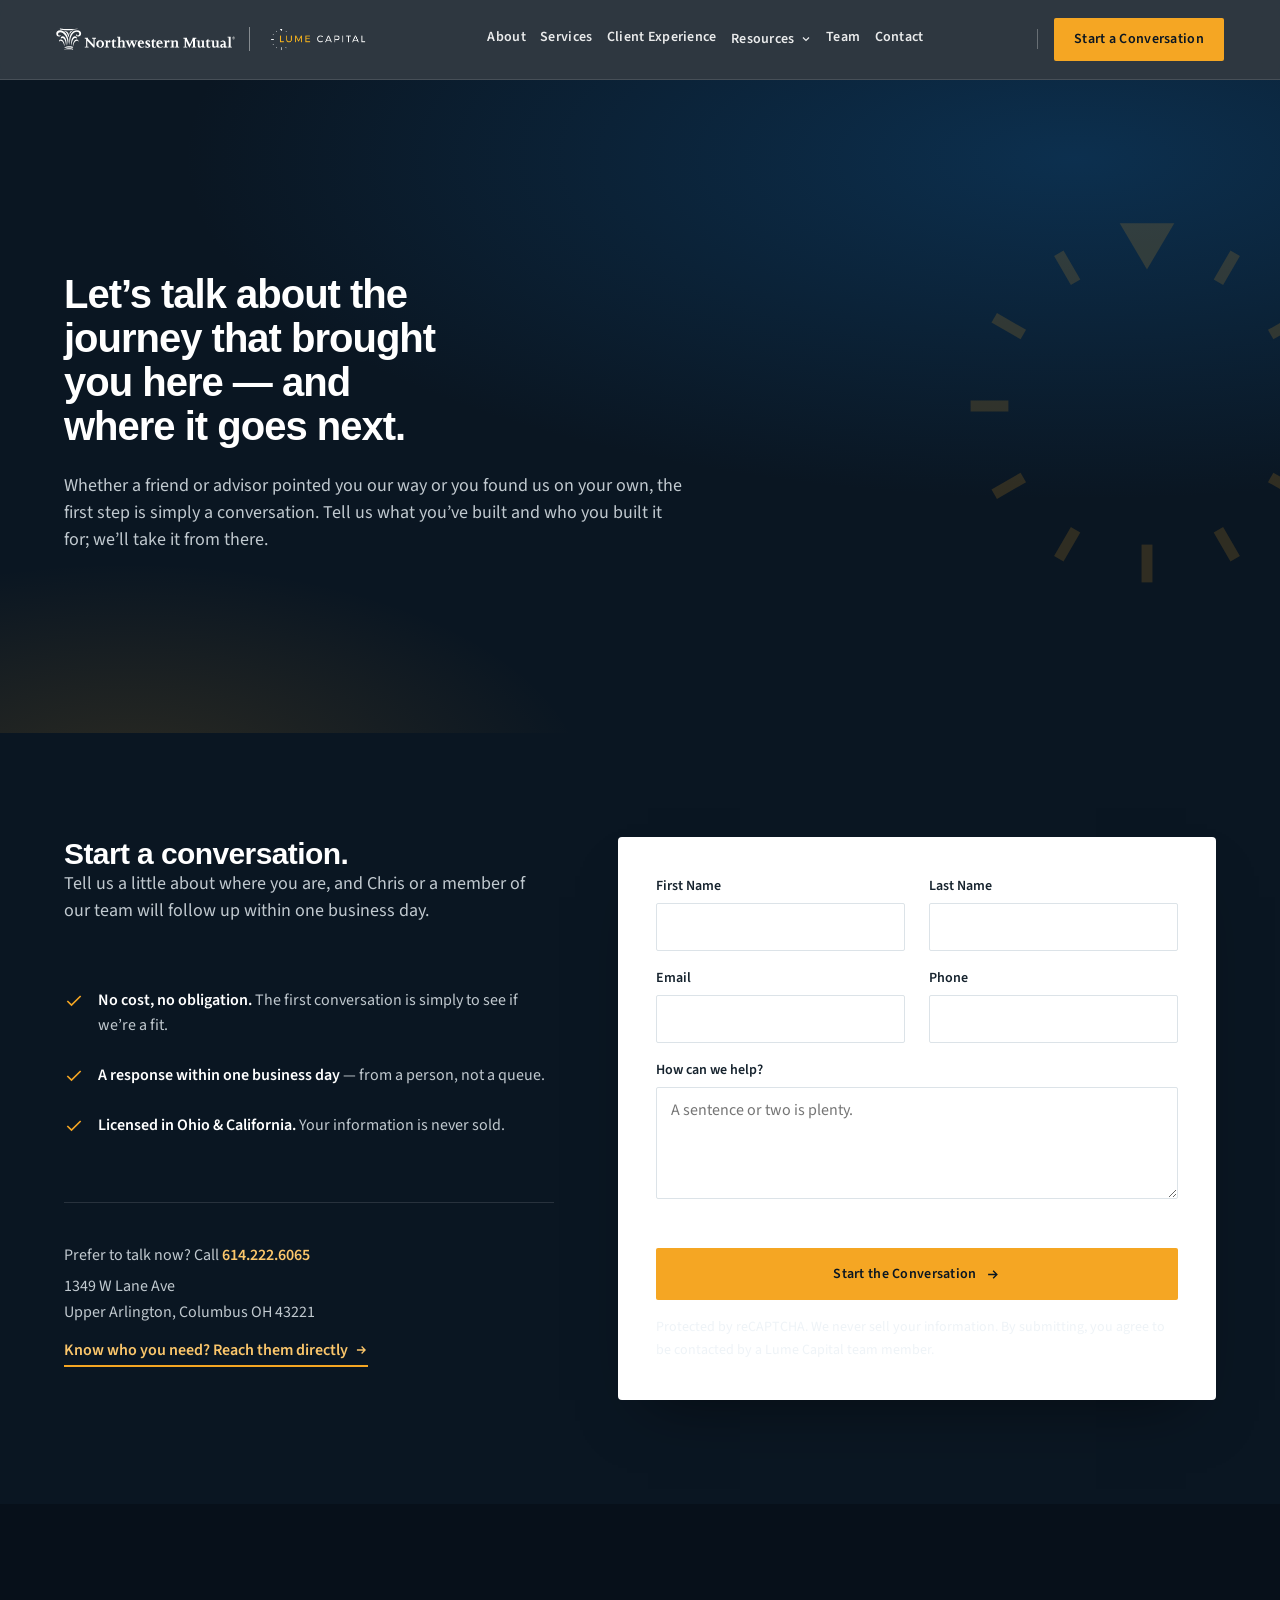
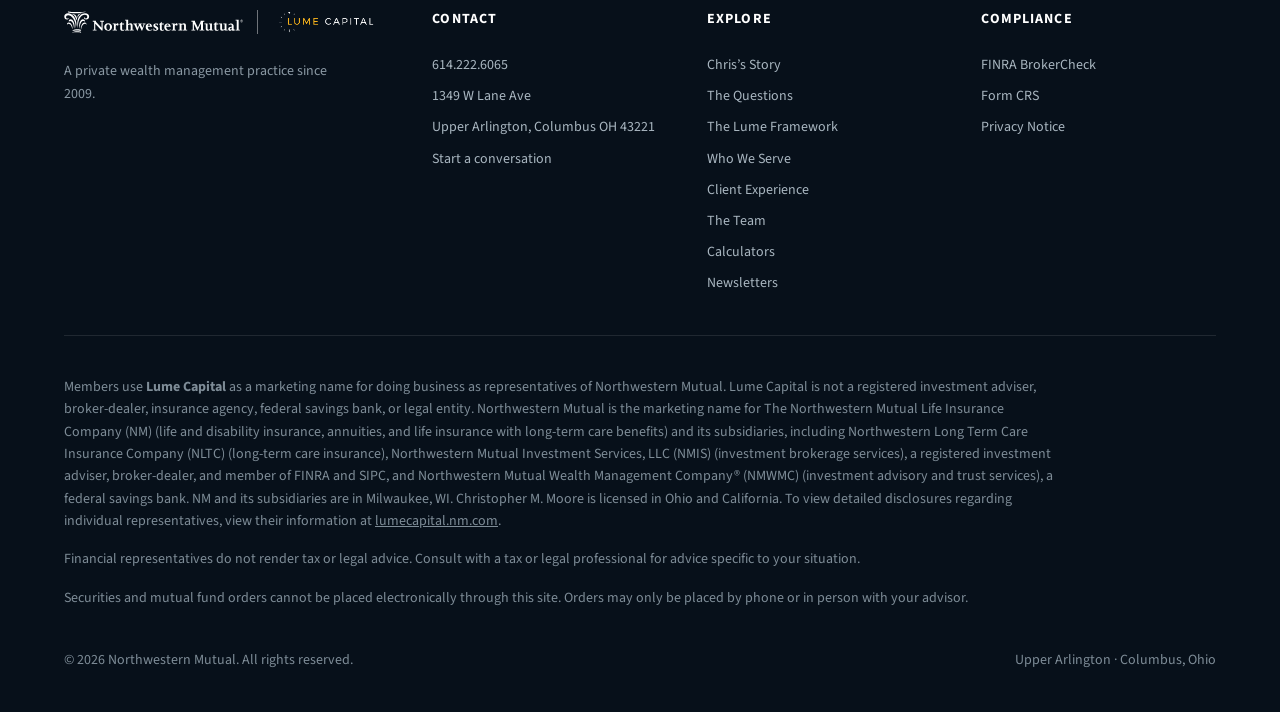
<file: contact.html>
<!DOCTYPE html>
<html lang="en">
<head>
<meta charset="utf-8">
<meta name="viewport" content="width=device-width, initial-scale=1">
<meta name="robots" content="noindex, nofollow">
<title>Contact | Lume Capital</title>
<meta name="description" content="Start a conversation with Lume Capital. No cost, no obligation, and a response within one business day from a person, not a queue.">
<link rel="preconnect" href="https://fonts.googleapis.com">
<link rel="preconnect" href="https://fonts.gstatic.com" crossorigin>
<link href="https://fonts.googleapis.com/css2?family=Fraunces:opsz,wght@9..144,500;9..144,600&family=Source+Sans+3:wght@300;400;500;600;700&display=swap" rel="stylesheet">
<link rel="stylesheet" href="lume.css">
</head>
<body>

<!-- ===================================================== LUME DIAL (reusable symbol) -->
<svg width="0" height="0" style="position:absolute;pointer-events:none;" aria-hidden="true" focusable="false">
  <symbol id="lumeDial" viewBox="0 0 100 100">
    <polygon points="43.5,6.5 56.5,6.5 50,17.5" fill="currentColor"/>
    <g stroke="currentColor" stroke-width="2.6" fill="none">
      <line x1="50" y1="8" x2="50" y2="16" transform="rotate(30 50 50)"/>
      <line x1="50" y1="8" x2="50" y2="16" transform="rotate(60 50 50)"/>
      <line x1="50" y1="8" x2="50" y2="17" transform="rotate(90 50 50)"/>
      <line x1="50" y1="8" x2="50" y2="16" transform="rotate(120 50 50)"/>
      <line x1="50" y1="8" x2="50" y2="16" transform="rotate(150 50 50)"/>
      <line x1="50" y1="8" x2="50" y2="17" transform="rotate(180 50 50)"/>
      <line x1="50" y1="8" x2="50" y2="16" transform="rotate(210 50 50)"/>
      <line x1="50" y1="8" x2="50" y2="16" transform="rotate(240 50 50)"/>
      <line x1="50" y1="8" x2="50" y2="17" transform="rotate(270 50 50)"/>
      <line x1="50" y1="8" x2="50" y2="16" transform="rotate(300 50 50)"/>
      <line x1="50" y1="8" x2="50" y2="16" transform="rotate(330 50 50)"/>
    </g>
  </symbol>
</svg>

<header class="site-nav">
  <nav aria-label="Primary">
    <a href="index.html" class="brand" aria-label="Northwestern Mutual, Lume Capital">
      <img src="nwm-logo-horizontal-white.svg" alt="Northwestern Mutual" class="brand-nwm">
      <span class="brand-divider" aria-hidden="true"></span>
      <img src="PNG/2_LumeCapital_FullColor_Reverse_Horizontal.png" alt="Lume Capital" class="brand-lume">
    </a>
    <ul class="nav-links">
      <li><a href="about.html">About</a></li>
      <li><a href="services.html">Services</a></li>
      <li><a href="client-experience.html">Client Experience</a></li>
      <li class="nav-has-sub">
        <a href="calculators.html">Resources
          <svg class="nav-caret" viewBox="0 0 24 24" fill="none" stroke="currentColor" stroke-width="2.4" aria-hidden="true"><path d="M6 9l6 6 6-6"/></svg>
        </a>
        <ul class="nav-sub">
          <li><a href="calculators.html">Calculators</a></li>
          <li><a href="newsletters.html">Newsletters</a></li>
        </ul>
      </li>
      <li><a href="team.html">Team</a></li>
      <li><a href="contact.html" aria-current="page">Contact</a></li>
    </ul>
    <div class="nav-cta">
      <span class="nav-divider" aria-hidden="true"></span>
      <a href="tel:+16142226065" class="nav-phone">614.222.6065</a>
      <a href="#form" class="btn btn-gold">Start a Conversation</a>
    </div>
    <button class="hamburger" aria-label="Open menu" aria-expanded="false" aria-controls="mobileDrawer" id="hamburgerBtn">
      <svg viewBox="0 0 24 24" fill="none" stroke="#FFFFFF" stroke-width="2"><line x1="3" y1="6" x2="21" y2="6"/><line x1="3" y1="12" x2="21" y2="12"/><line x1="3" y1="18" x2="21" y2="18"/></svg>
    </button>
  </nav>
  <div class="mobile-drawer" id="mobileDrawer">
    <ul>
      <li><a href="about.html">About</a></li>
      <li><a href="services.html">Services</a></li>
      <li><a href="client-experience.html">Client Experience</a></li>
      <li>
        <span class="drawer-label">Resources</span>
        <ul class="drawer-sub">
          <li><a href="calculators.html">Calculators</a></li>
          <li><a href="newsletters.html">Newsletters</a></li>
        </ul>
      </li>
      <li><a href="team.html">Team</a></li>
      <li><a href="contact.html">Contact</a></li>
    </ul>
    <div class="mobile-contact">
      <a href="tel:+16142226065" class="nav-phone">614.222.6065</a>
      <a href="#form" class="btn btn-gold">Start a Conversation</a>
    </div>
  </div>
</header>

<main id="top">

  <!-- ===================================================== PAGE HEADER (Banner Text 1) -->
  <section class="page-header">
    <svg class="ph-dial" aria-hidden="true"><use href="#lumeDial"/></svg>
    <div class="page-header-inner">
      <h1>Let&rsquo;s talk about the journey that brought you here &mdash; and where it goes&nbsp;next.</h1>
      <p class="lead">Whether a friend or advisor pointed you our way or you found us on your own, the first step is simply a conversation. Tell us what you&rsquo;ve built and who you built it for; we&rsquo;ll take it from there.</p>
    </div>
  </section>

  <!-- ===================================================== CONTACT
       TWM Contact 1 — 2-column, description left of form. Single step: the Step 1 /
       Step 2 dividers, the advisor Yes/No toggle and the seven-option goal select are
       gone. TWM exposes a form field set rather than a custom multi-step flow, so this
       is truncated to what a first contact actually needs. Which fields are configurable
       is still an open question with NM. -->
  <section id="contact" class="ink-section">
    <div class="container contact-grid">
      <div class="contact-copy">
        <h2 style="color:#fff;">Start a conversation.</h2>
        <p class="lead">Tell us a little about where you are, and Chris or a member of our team will follow up within one business day.</p>
        <div class="contact-assure">
          <div class="assure-item">
            <svg viewBox="0 0 24 24" fill="none" stroke="currentColor" stroke-width="2"><path d="M20 6L9 17l-5-5"/></svg>
            <span><b>No cost, no obligation.</b> The first conversation is simply to see if we&rsquo;re a fit.</span>
          </div>
          <div class="assure-item">
            <svg viewBox="0 0 24 24" fill="none" stroke="currentColor" stroke-width="2"><path d="M20 6L9 17l-5-5"/></svg>
            <span><b>A response within one business day</b> &mdash; from a person, not a queue.</span>
          </div>
          <div class="assure-item">
            <svg viewBox="0 0 24 24" fill="none" stroke="currentColor" stroke-width="2"><path d="M20 6L9 17l-5-5"/></svg>
            <span><b>Licensed in Ohio &amp; California.</b> Your information is never sold.</span>
          </div>
        </div>
        <!-- Not everyone will fill in a form. A visible phone route matters more on this
             page than anywhere else on the site, and the team page gives anyone who
             already knows who they want a direct line to that person. -->
        <div class="contact-details" style="margin-top:var(--space-xl);padding-top:var(--space-lg);border-top:1px solid var(--ink-line);">
          <p style="color:rgba(233,240,245,0.82);margin-bottom:0.35rem;">Prefer to talk now? Call
            <a href="tel:+16142226065" style="color:var(--gold-soft);font-weight:600;">614.222.6065</a>
          </p>
          <p style="color:rgba(233,240,245,0.82);margin-bottom:0.75rem;">1349 W Lane Ave<br>Upper Arlington, Columbus OH 43221</p>
          <p style="color:rgba(233,240,245,0.82);">
            <a href="team.html" class="textlink" style="color:var(--gold-soft);border-color:var(--gold);">Know who you need? Reach them directly
              <svg viewBox="0 0 24 24" fill="none" stroke="currentColor" stroke-width="2.2"><path d="M5 12h14M13 6l6 6-6 6"/></svg>
            </a>
          </p>
        </div>
      </div>
      <div class="form-panel" id="form">
        <form aria-label="Lume Capital contact form">
          <div class="form-grid">
            <div><label for="fname">First Name</label><input id="fname" type="text" autocomplete="given-name" required></div>
            <div><label for="lname">Last Name</label><input id="lname" type="text" autocomplete="family-name" required></div>
            <div><label for="email">Email</label><input id="email" type="email" autocomplete="email" required></div>
            <div><label for="phone">Phone</label><input id="phone" type="tel" autocomplete="tel" required></div>
            <div class="full">
              <label for="message">How can we help?</label>
              <textarea id="message" name="message" rows="4" placeholder="A sentence or two is plenty."></textarea>
            </div>
          </div>
          <button type="submit" class="btn btn-gold">Start the Conversation
            <svg viewBox="0 0 24 24" fill="none" stroke="currentColor" stroke-width="2.2"><path d="M5 12h14M13 6l6 6-6 6"/></svg>
          </button>
          <p class="form-privacy">Protected by reCAPTCHA. We never sell your information. By submitting, you agree to be contacted by a Lume Capital team member.</p>
        </form>
      </div>
    </div>
  </section>

</main>

<footer>
  <div class="container">
    <div class="footer-top">
      <div class="footer-brand">
        <div class="brand">
          <img src="nwm-logo-horizontal-white.svg" alt="Northwestern Mutual" class="brand-nwm">
          <span class="brand-divider" aria-hidden="true"></span>
          <img src="PNG/2_LumeCapital_FullColor_Reverse_Horizontal.png" alt="Lume Capital" class="brand-lume">
        </div>
        <p>A private wealth management practice since 2009.</p>
      </div>
      <div class="footer-col">
        <h5>Contact</h5>
        <ul>
          <li><a href="tel:+16142226065">614.222.6065</a></li>
          <li>1349 W Lane Ave</li>
          <li>Upper Arlington, Columbus OH 43221</li>
          <li><a href="#form">Start a conversation</a></li>
        </ul>
      </div>
      <div class="footer-col">
        <h5>Explore</h5>
        <ul>
          <li><a href="about.html">Chris&rsquo;s Story</a></li>
          <li><a href="about.html#questions">The Questions</a></li>
          <li><a href="about.html#framework">The Lume Framework</a></li>
          <li><a href="services.html#serve">Who We Serve</a></li>
          <li><a href="client-experience.html">Client Experience</a></li>
          <li><a href="team.html">The Team</a></li>
          <li><a href="calculators.html">Calculators</a></li>
          <li><a href="newsletters.html">Newsletters</a></li>
        </ul>
      </div>
      <div class="footer-col">
        <h5>Compliance</h5>
        <ul>
          <li><a href="#">FINRA BrokerCheck</a></li>
          <li><a href="#">Form CRS</a></li>
          <li><a href="#">Privacy Notice</a></li>
        </ul>
      </div>
    </div>
    <div class="footer-legal">
      <p>Members use <strong>Lume Capital</strong> as a marketing name for doing business as representatives of Northwestern Mutual. Lume Capital is not a registered investment adviser, broker-dealer, insurance agency, federal savings bank, or legal entity. Northwestern Mutual is the marketing name for The Northwestern Mutual Life Insurance Company (NM) (life and disability insurance, annuities, and life insurance with long-term care benefits) and its subsidiaries, including Northwestern Long Term Care Insurance Company (NLTC) (long-term care insurance), Northwestern Mutual Investment Services, LLC (NMIS) (investment brokerage services), a registered investment adviser, broker-dealer, and member of FINRA and SIPC, and Northwestern Mutual Wealth Management Company&reg; (NMWMC) (investment advisory and trust services), a federal savings bank. NM and its subsidiaries are in Milwaukee, WI. Christopher M. Moore is licensed in Ohio and California. To view detailed disclosures regarding individual representatives, view their information at <a href="https://lumecapital.nm.com">lumecapital.nm.com</a>.</p>
      <p>Financial representatives do not render tax or legal advice. Consult with a tax or legal professional for advice specific to your situation.</p>
      <p>Securities and mutual fund orders cannot be placed electronically through this site. Orders may only be placed by phone or in person with your advisor.</p>
    </div>
    <div class="footer-bottom">
      <span>&copy; 2026 Northwestern Mutual. All rights reserved.</span>
      <span>Upper Arlington &middot; Columbus, Ohio</span>
    </div>
  </div>
</footer>

<script>
  document.getElementById('hamburgerBtn').addEventListener('click', function () {
    var drawer = document.getElementById('mobileDrawer');
    var isOpen = drawer.classList.toggle('open');
    this.setAttribute('aria-expanded', isOpen ? 'true' : 'false');
  });
</script>

</body>
</html>
</file>
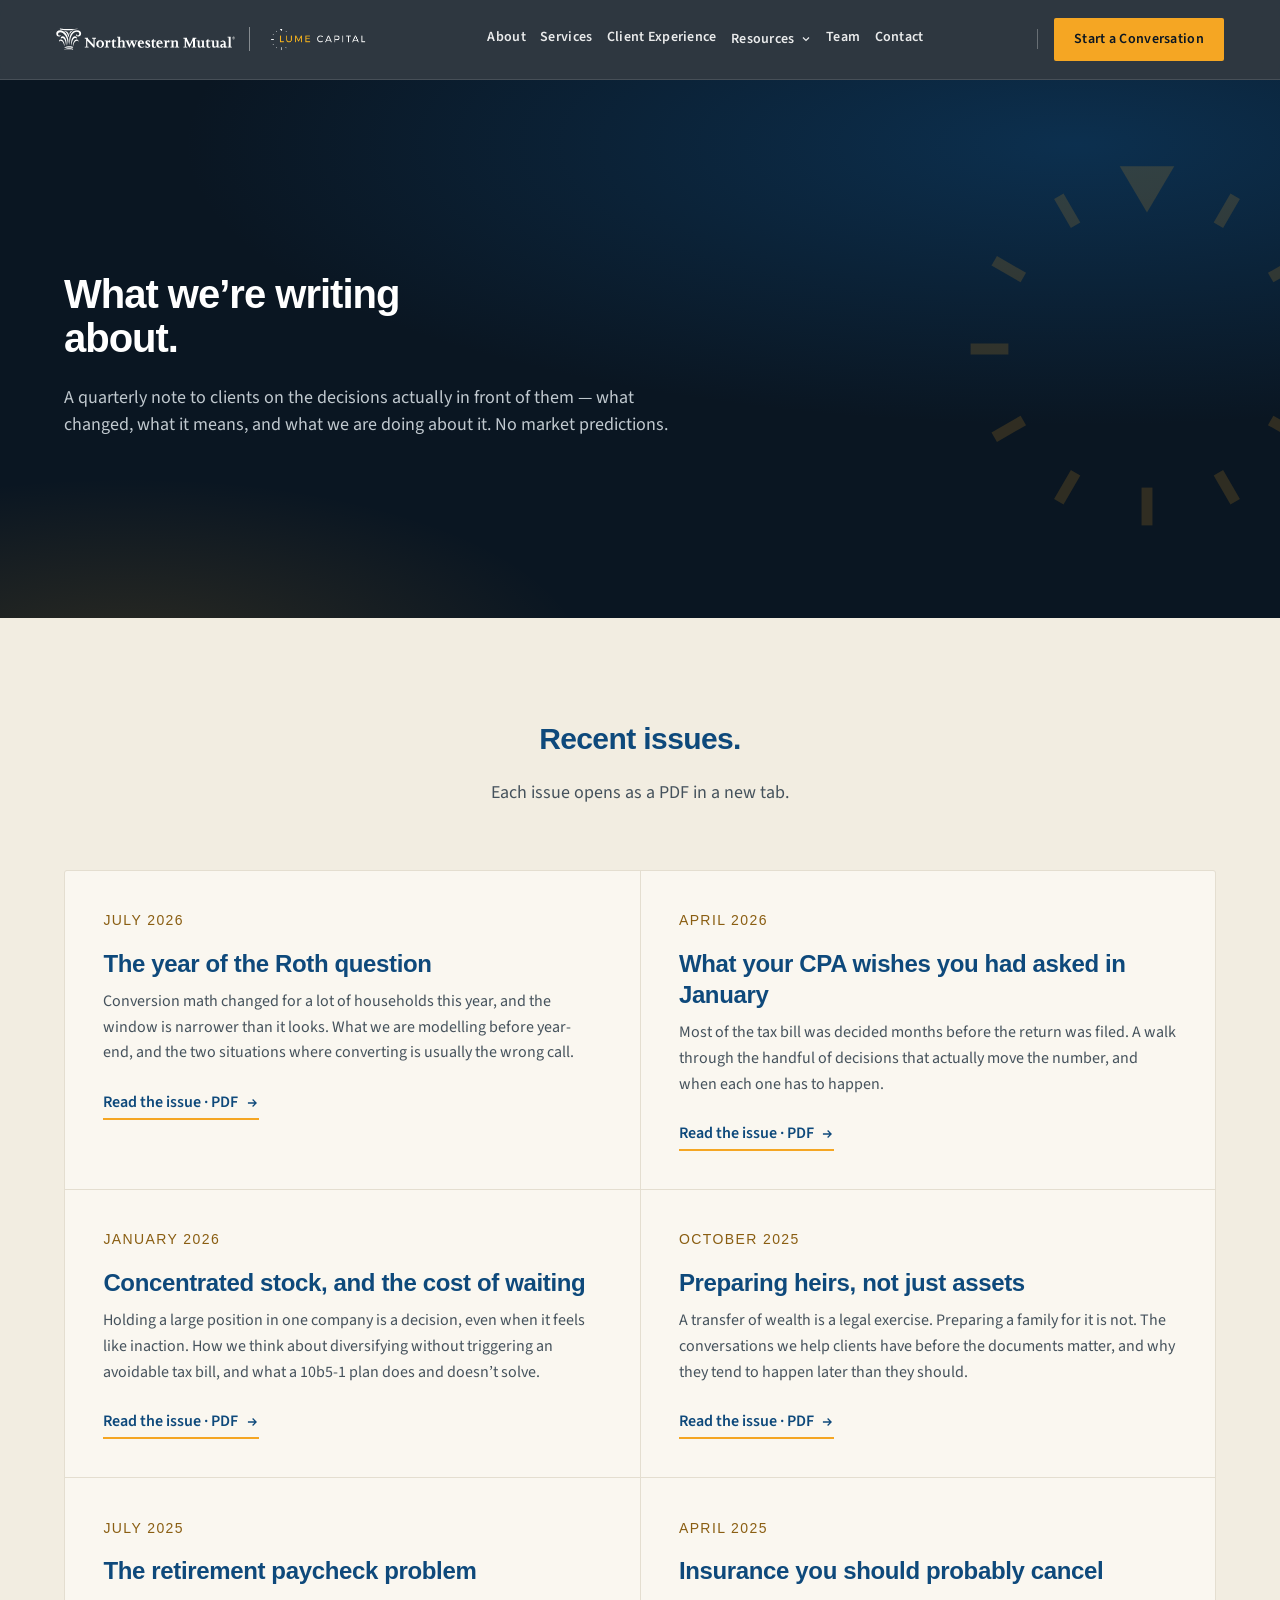
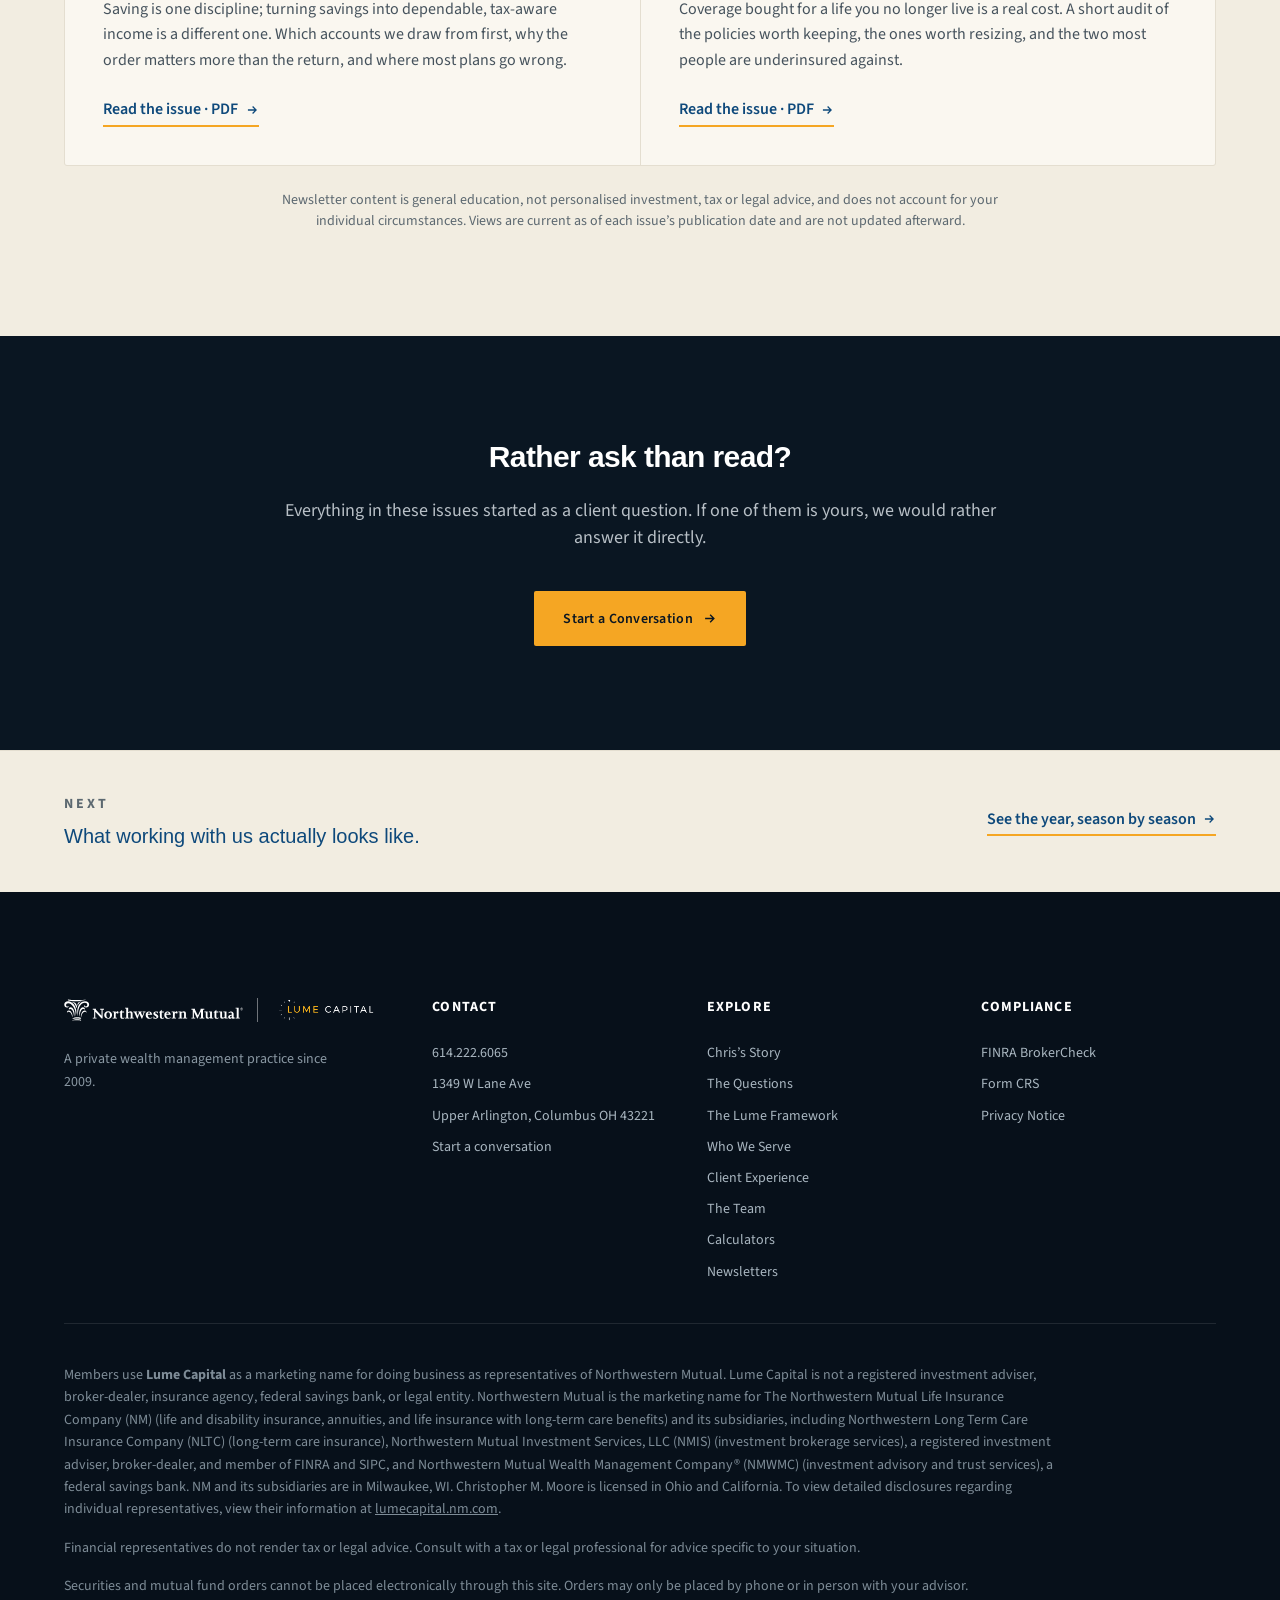
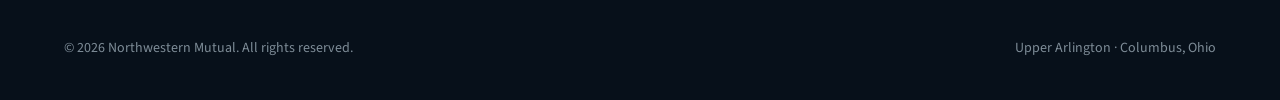
<file: newsletters.html>
<!DOCTYPE html>
<html lang="en">
<head>
<meta charset="utf-8">
<meta name="viewport" content="width=device-width, initial-scale=1">
<title>Newsletters | Lume Capital</title>
<meta name="description" content="The Lume Capital newsletter — quarterly notes on planning, markets and the decisions our clients are actually weighing.">
<link rel="preconnect" href="https://fonts.googleapis.com">
<link rel="preconnect" href="https://fonts.gstatic.com" crossorigin>
<link href="https://fonts.googleapis.com/css2?family=Fraunces:opsz,wght@9..144,500;9..144,600&family=Source+Sans+3:wght@300;400;500;600;700&display=swap" rel="stylesheet">
<link rel="stylesheet" href="lume.css">
</head>
<body>

<!-- ===================================================== LUME DIAL (reusable symbol) -->
<svg width="0" height="0" style="position:absolute;pointer-events:none;" aria-hidden="true" focusable="false">
  <symbol id="lumeDial" viewBox="0 0 100 100">
    <polygon points="43.5,6.5 56.5,6.5 50,17.5" fill="currentColor"/>
    <g stroke="currentColor" stroke-width="2.6" fill="none">
      <line x1="50" y1="8" x2="50" y2="16" transform="rotate(30 50 50)"/>
      <line x1="50" y1="8" x2="50" y2="16" transform="rotate(60 50 50)"/>
      <line x1="50" y1="8" x2="50" y2="17" transform="rotate(90 50 50)"/>
      <line x1="50" y1="8" x2="50" y2="16" transform="rotate(120 50 50)"/>
      <line x1="50" y1="8" x2="50" y2="16" transform="rotate(150 50 50)"/>
      <line x1="50" y1="8" x2="50" y2="17" transform="rotate(180 50 50)"/>
      <line x1="50" y1="8" x2="50" y2="16" transform="rotate(210 50 50)"/>
      <line x1="50" y1="8" x2="50" y2="16" transform="rotate(240 50 50)"/>
      <line x1="50" y1="8" x2="50" y2="17" transform="rotate(270 50 50)"/>
      <line x1="50" y1="8" x2="50" y2="16" transform="rotate(300 50 50)"/>
      <line x1="50" y1="8" x2="50" y2="16" transform="rotate(330 50 50)"/>
    </g>
  </symbol>
</svg>

<header class="site-nav">
  <nav aria-label="Primary">
    <a href="index.html" class="brand" aria-label="Northwestern Mutual, Lume Capital">
      <img src="nwm-logo-horizontal-white.svg" alt="Northwestern Mutual" class="brand-nwm">
      <span class="brand-divider" aria-hidden="true"></span>
      <img src="PNG/2_LumeCapital_FullColor_Reverse_Horizontal.png" alt="Lume Capital" class="brand-lume">
    </a>
    <ul class="nav-links">
      <li><a href="about.html">About</a></li>
      <li><a href="services.html">Services</a></li>
      <li><a href="client-experience.html">Client Experience</a></li>
      <li class="nav-has-sub">
        <a href="calculators.html">Resources
          <svg class="nav-caret" viewBox="0 0 24 24" fill="none" stroke="currentColor" stroke-width="2.4" aria-hidden="true"><path d="M6 9l6 6 6-6"/></svg>
        </a>
        <ul class="nav-sub">
          <li><a href="calculators.html">Calculators</a></li>
          <li><a href="newsletters.html" aria-current="page">Newsletters</a></li>
        </ul>
      </li>
      <li><a href="team.html">Team</a></li>
      <li><a href="contact.html">Contact</a></li>
    </ul>
    <div class="nav-cta">
      <span class="nav-divider" aria-hidden="true"></span>
      <a href="tel:+16142226065" class="nav-phone">614.222.6065</a>
      <a href="contact.html" class="btn btn-gold">Start a Conversation</a>
    </div>
    <button class="hamburger" aria-label="Open menu" aria-expanded="false" aria-controls="mobileDrawer" id="hamburgerBtn">
      <svg viewBox="0 0 24 24" fill="none" stroke="#FFFFFF" stroke-width="2"><line x1="3" y1="6" x2="21" y2="6"/><line x1="3" y1="12" x2="21" y2="12"/><line x1="3" y1="18" x2="21" y2="18"/></svg>
    </button>
  </nav>
  <div class="mobile-drawer" id="mobileDrawer">
    <ul>
      <li><a href="about.html">About</a></li>
      <li><a href="services.html">Services</a></li>
      <li><a href="client-experience.html">Client Experience</a></li>
      <li>
        <span class="drawer-label">Resources</span>
        <ul class="drawer-sub">
          <li><a href="calculators.html">Calculators</a></li>
          <li><a href="newsletters.html">Newsletters</a></li>
        </ul>
      </li>
      <li><a href="team.html">Team</a></li>
      <li><a href="contact.html">Contact</a></li>
    </ul>
    <div class="mobile-contact">
      <a href="tel:+16142226065" class="nav-phone">614.222.6065</a>
      <a href="contact.html" class="btn btn-gold">Start a Conversation</a>
    </div>
  </div>
</header>

<main id="top">

  <!-- ===================================================== PAGE HEADER (Banner Text 1) -->
  <section class="page-header">
    <svg class="ph-dial" aria-hidden="true"><use href="#lumeDial"/></svg>
    <div class="page-header-inner">
      <h1>What we&rsquo;re writing about.</h1>
      <p class="lead">A quarterly note to clients on the decisions actually in front of them &mdash; what changed, what it means, and what we are doing about it. No market predictions.</p>
    </div>
  </section>

  <!-- ===================================================== NEWSLETTER ARCHIVE
       TWM Multi-Item Content 4 — 2-column text. Reuses .serve-grid/.serve-card, with
       .serve-num carrying the issue date the way it carries the season label on Client
       Experience. Each issue is a PDF that opens in the browser, not a page on this site,
       so there is nothing here to build per issue beyond a row.

       ============================ PLACEHOLDER CONTENT ============================
       All six entries below are FAUX — written for visual reference only, because no
       real issues were supplied. Titles, dates and summaries are invented and MUST be
       replaced before this page goes anywhere near a client.

       The hrefs point at newsletters/<slug>.pdf, which does not exist yet: the pattern
       is the deliverable, not the file. Clicking one 404s, deliberately and visibly,
       rather than resolving to "#" and looking like it works. Drop the real PDFs into a
       /newsletters directory and the links resolve as written.
       ============================================================================= -->
  <section id="issues" style="background:var(--paper-2);">
    <div class="container">
      <div class="section-head center">
        <h2>Recent issues.</h2>
        <p class="lead">Each issue opens as a PDF in a new tab.</p>
      </div>

      <div class="serve-grid">

        <article class="serve-card">
          <div class="serve-num">JULY 2026</div>
          <h3>The year of the Roth question</h3>
          <p>Conversion math changed for a lot of households this year, and the window is narrower than it looks. What we are modelling before year-end, and the two situations where converting is usually the wrong call.</p>
          <p style="margin-top:var(--space-md);">
            <a href="newsletters/lume-capital-2026-q3.pdf" target="_blank" rel="noopener" class="textlink">Read the issue &middot; PDF
              <svg viewBox="0 0 24 24" fill="none" stroke="currentColor" stroke-width="2.2"><path d="M5 12h14M13 6l6 6-6 6"/></svg>
            </a>
          </p>
        </article>

        <article class="serve-card">
          <div class="serve-num">APRIL 2026</div>
          <h3>What your CPA wishes you had asked in January</h3>
          <p>Most of the tax bill was decided months before the return was filed. A walk through the handful of decisions that actually move the number, and when each one has to happen.</p>
          <p style="margin-top:var(--space-md);">
            <a href="newsletters/lume-capital-2026-q2.pdf" target="_blank" rel="noopener" class="textlink">Read the issue &middot; PDF
              <svg viewBox="0 0 24 24" fill="none" stroke="currentColor" stroke-width="2.2"><path d="M5 12h14M13 6l6 6-6 6"/></svg>
            </a>
          </p>
        </article>

        <article class="serve-card">
          <div class="serve-num">JANUARY 2026</div>
          <h3>Concentrated stock, and the cost of waiting</h3>
          <p>Holding a large position in one company is a decision, even when it feels like inaction. How we think about diversifying without triggering an avoidable tax bill, and what a 10b5-1 plan does and doesn&rsquo;t solve.</p>
          <p style="margin-top:var(--space-md);">
            <a href="newsletters/lume-capital-2026-q1.pdf" target="_blank" rel="noopener" class="textlink">Read the issue &middot; PDF
              <svg viewBox="0 0 24 24" fill="none" stroke="currentColor" stroke-width="2.2"><path d="M5 12h14M13 6l6 6-6 6"/></svg>
            </a>
          </p>
        </article>

        <article class="serve-card">
          <div class="serve-num">OCTOBER 2025</div>
          <h3>Preparing heirs, not just assets</h3>
          <p>A transfer of wealth is a legal exercise. Preparing a family for it is not. The conversations we help clients have before the documents matter, and why they tend to happen later than they should.</p>
          <p style="margin-top:var(--space-md);">
            <a href="newsletters/lume-capital-2025-q4.pdf" target="_blank" rel="noopener" class="textlink">Read the issue &middot; PDF
              <svg viewBox="0 0 24 24" fill="none" stroke="currentColor" stroke-width="2.2"><path d="M5 12h14M13 6l6 6-6 6"/></svg>
            </a>
          </p>
        </article>

        <article class="serve-card">
          <div class="serve-num">JULY 2025</div>
          <h3>The retirement paycheck problem</h3>
          <p>Saving is one discipline; turning savings into dependable, tax-aware income is a different one. Which accounts we draw from first, why the order matters more than the return, and where most plans go wrong.</p>
          <p style="margin-top:var(--space-md);">
            <a href="newsletters/lume-capital-2025-q3.pdf" target="_blank" rel="noopener" class="textlink">Read the issue &middot; PDF
              <svg viewBox="0 0 24 24" fill="none" stroke="currentColor" stroke-width="2.2"><path d="M5 12h14M13 6l6 6-6 6"/></svg>
            </a>
          </p>
        </article>

        <article class="serve-card">
          <div class="serve-num">APRIL 2025</div>
          <h3>Insurance you should probably cancel</h3>
          <p>Coverage bought for a life you no longer live is a real cost. A short audit of the policies worth keeping, the ones worth resizing, and the two most people are underinsured against.</p>
          <p style="margin-top:var(--space-md);">
            <a href="newsletters/lume-capital-2025-q2.pdf" target="_blank" rel="noopener" class="textlink">Read the issue &middot; PDF
              <svg viewBox="0 0 24 24" fill="none" stroke="currentColor" stroke-width="2.2"><path d="M5 12h14M13 6l6 6-6 6"/></svg>
            </a>
          </p>
        </article>

      </div>

      <p class="q-note">Newsletter content is general education, not personalised investment, tax or legal advice, and does not account for your individual circumstances. Views are current as of each issue&rsquo;s publication date and are not updated afterward.</p>
    </div>
  </section>

  <!-- ===================================================== CLOSING CTA
       TWM Singular Content 3 — heading, message, CTA, background colour only. -->
  <section class="ink-section">
    <div class="container">
      <div class="section-head center" style="margin-bottom:var(--space-lg);">
        <h2>Rather ask than&nbsp;read?</h2>
        <p class="lead">Everything in these issues started as a client question. If one of them is yours, we would rather answer it directly.</p>
      </div>
      <div class="blueprint-cta" style="margin-top:0;">
        <a href="contact.html" class="btn btn-gold">Start a Conversation
          <svg viewBox="0 0 24 24" fill="none" stroke="currentColor" stroke-width="2.2"><path d="M5 12h14M13 6l6 6-6 6"/></svg>
        </a>
      </div>
    </div>
  </section>

  <!-- ===================================================== ONWARD PATH
       Back into the main narrative arc — a visitor who wandered into the archive is in
       research mode, and the calendar is the strongest thing to hand them next. -->
  <section class="next-step" style="padding:0;">
    <div class="container">
      <div>
        <span class="ns-label">Next</span>
        <div class="ns-title">What working with us actually looks like.</div>
      </div>
      <a href="client-experience.html" class="textlink">See the year, season by season
        <svg viewBox="0 0 24 24" fill="none" stroke="currentColor" stroke-width="2.2"><path d="M5 12h14M13 6l6 6-6 6"/></svg>
      </a>
    </div>
  </section>

</main>

<footer>
  <div class="container">
    <div class="footer-top">
      <div class="footer-brand">
        <div class="brand">
          <img src="nwm-logo-horizontal-white.svg" alt="Northwestern Mutual" class="brand-nwm">
          <span class="brand-divider" aria-hidden="true"></span>
          <img src="PNG/2_LumeCapital_FullColor_Reverse_Horizontal.png" alt="Lume Capital" class="brand-lume">
        </div>
        <p>A private wealth management practice since 2009.</p>
      </div>
      <div class="footer-col">
        <h5>Contact</h5>
        <ul>
          <li><a href="tel:+16142226065">614.222.6065</a></li>
          <li>1349 W Lane Ave</li>
          <li>Upper Arlington, Columbus OH 43221</li>
          <li><a href="contact.html">Start a conversation</a></li>
        </ul>
      </div>
      <div class="footer-col">
        <h5>Explore</h5>
        <ul>
          <li><a href="about.html">Chris&rsquo;s Story</a></li>
          <li><a href="about.html#questions">The Questions</a></li>
          <li><a href="about.html#framework">The Lume Framework</a></li>
          <li><a href="services.html#serve">Who We Serve</a></li>
          <li><a href="client-experience.html">Client Experience</a></li>
          <li><a href="team.html">The Team</a></li>
          <li><a href="calculators.html">Calculators</a></li>
          <li><a href="newsletters.html">Newsletters</a></li>
        </ul>
      </div>
      <div class="footer-col">
        <h5>Compliance</h5>
        <ul>
          <li><a href="#">FINRA BrokerCheck</a></li>
          <li><a href="#">Form CRS</a></li>
          <li><a href="#">Privacy Notice</a></li>
        </ul>
      </div>
    </div>
    <div class="footer-legal">
      <p>Members use <strong>Lume Capital</strong> as a marketing name for doing business as representatives of Northwestern Mutual. Lume Capital is not a registered investment adviser, broker-dealer, insurance agency, federal savings bank, or legal entity. Northwestern Mutual is the marketing name for The Northwestern Mutual Life Insurance Company (NM) (life and disability insurance, annuities, and life insurance with long-term care benefits) and its subsidiaries, including Northwestern Long Term Care Insurance Company (NLTC) (long-term care insurance), Northwestern Mutual Investment Services, LLC (NMIS) (investment brokerage services), a registered investment adviser, broker-dealer, and member of FINRA and SIPC, and Northwestern Mutual Wealth Management Company&reg; (NMWMC) (investment advisory and trust services), a federal savings bank. NM and its subsidiaries are in Milwaukee, WI. Christopher M. Moore is licensed in Ohio and California. To view detailed disclosures regarding individual representatives, view their information at <a href="https://lumecapital.nm.com">lumecapital.nm.com</a>.</p>
      <p>Financial representatives do not render tax or legal advice. Consult with a tax or legal professional for advice specific to your situation.</p>
      <p>Securities and mutual fund orders cannot be placed electronically through this site. Orders may only be placed by phone or in person with your advisor.</p>
    </div>
    <div class="footer-bottom">
      <span>&copy; 2026 Northwestern Mutual. All rights reserved.</span>
      <span>Upper Arlington &middot; Columbus, Ohio</span>
    </div>
  </div>
</footer>

<script>
  document.getElementById('hamburgerBtn').addEventListener('click', function () {
    var drawer = document.getElementById('mobileDrawer');
    var isOpen = drawer.classList.toggle('open');
    this.setAttribute('aria-expanded', isOpen ? 'true' : 'false');
  });
</script>

</body>
</html>
</file>
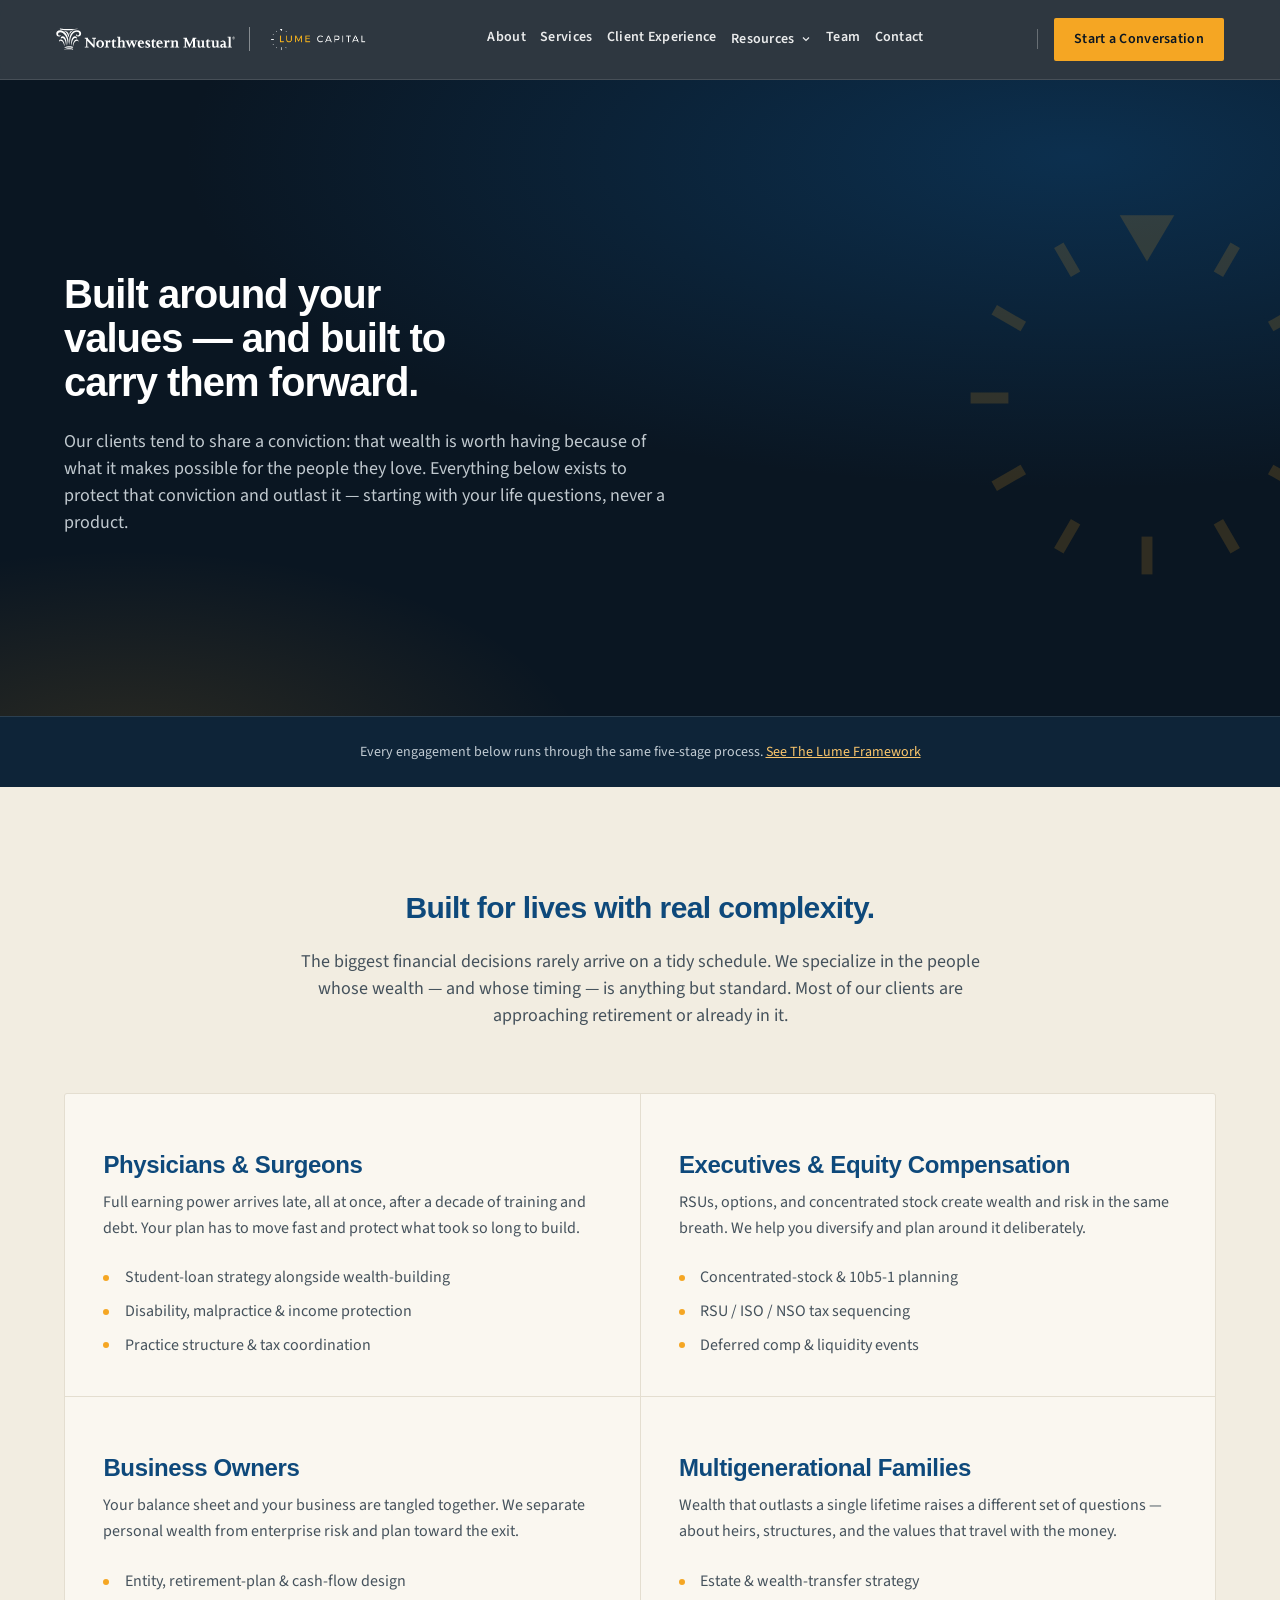
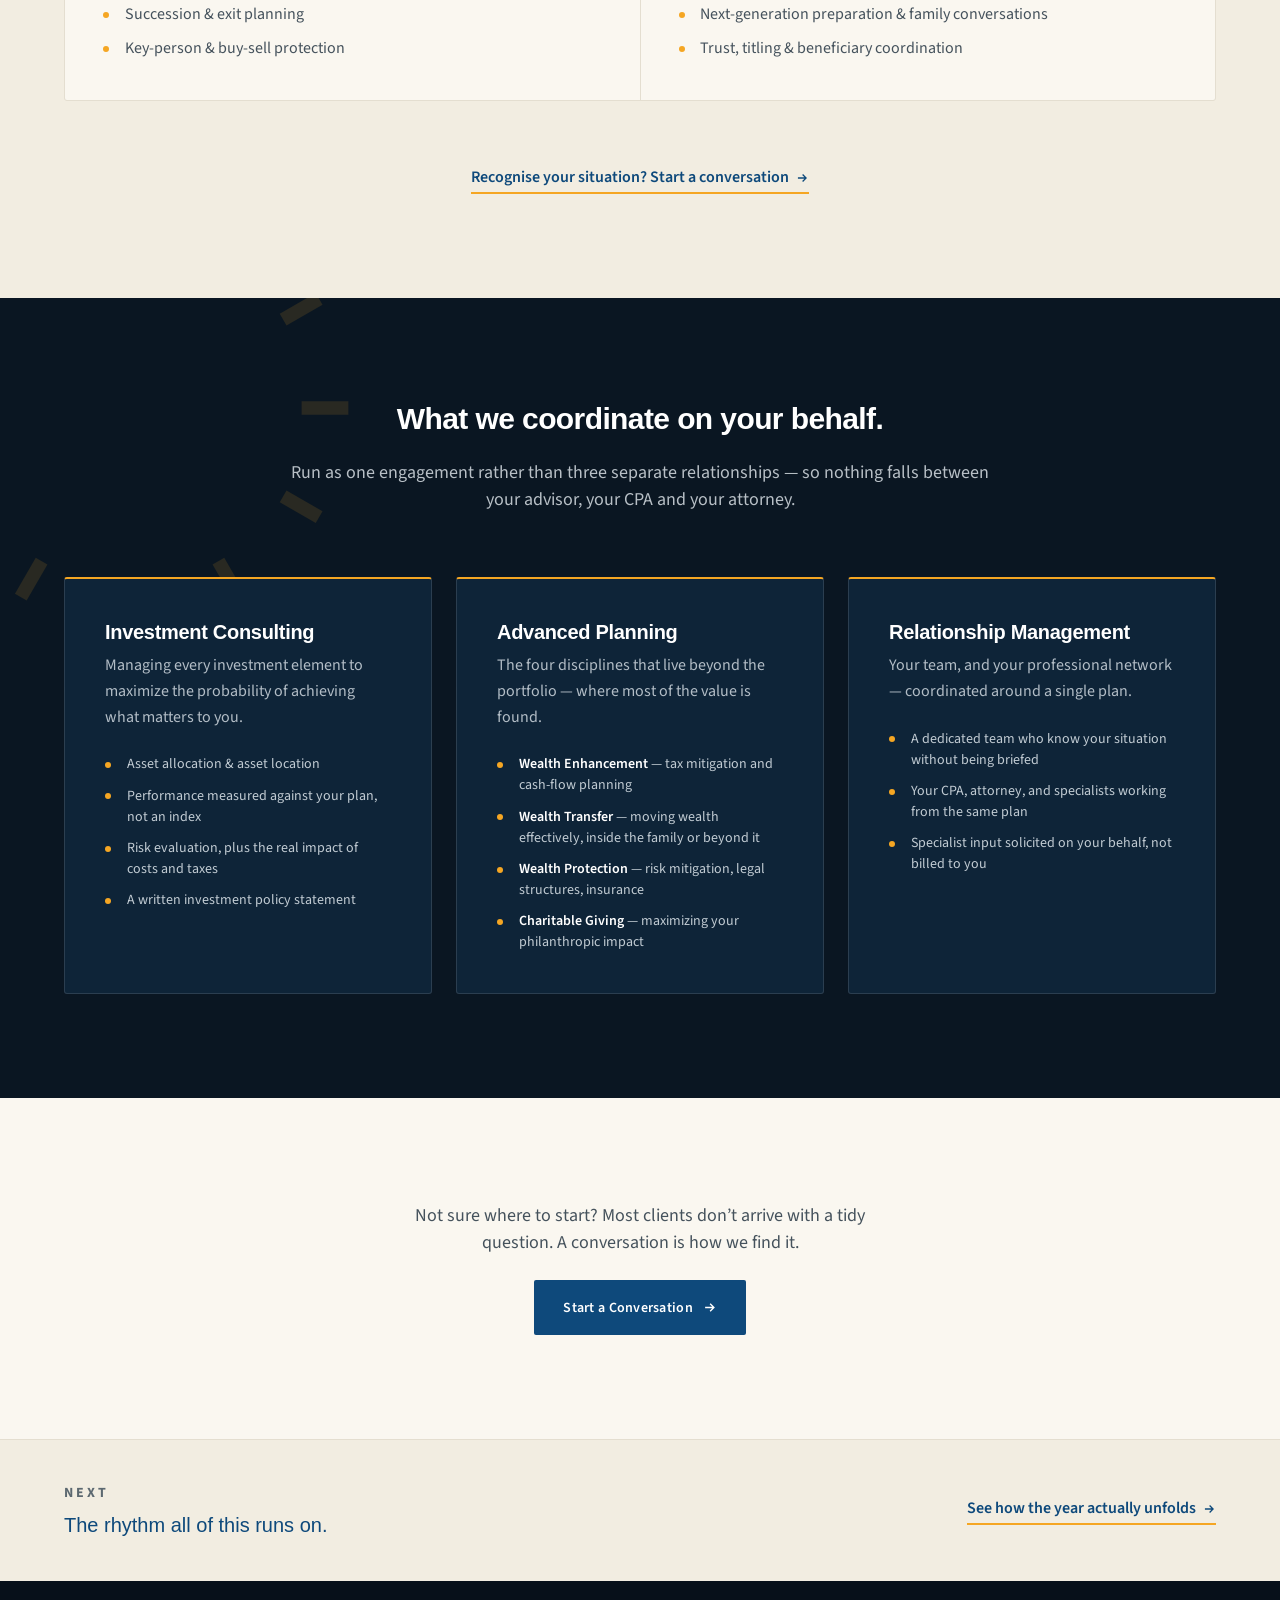
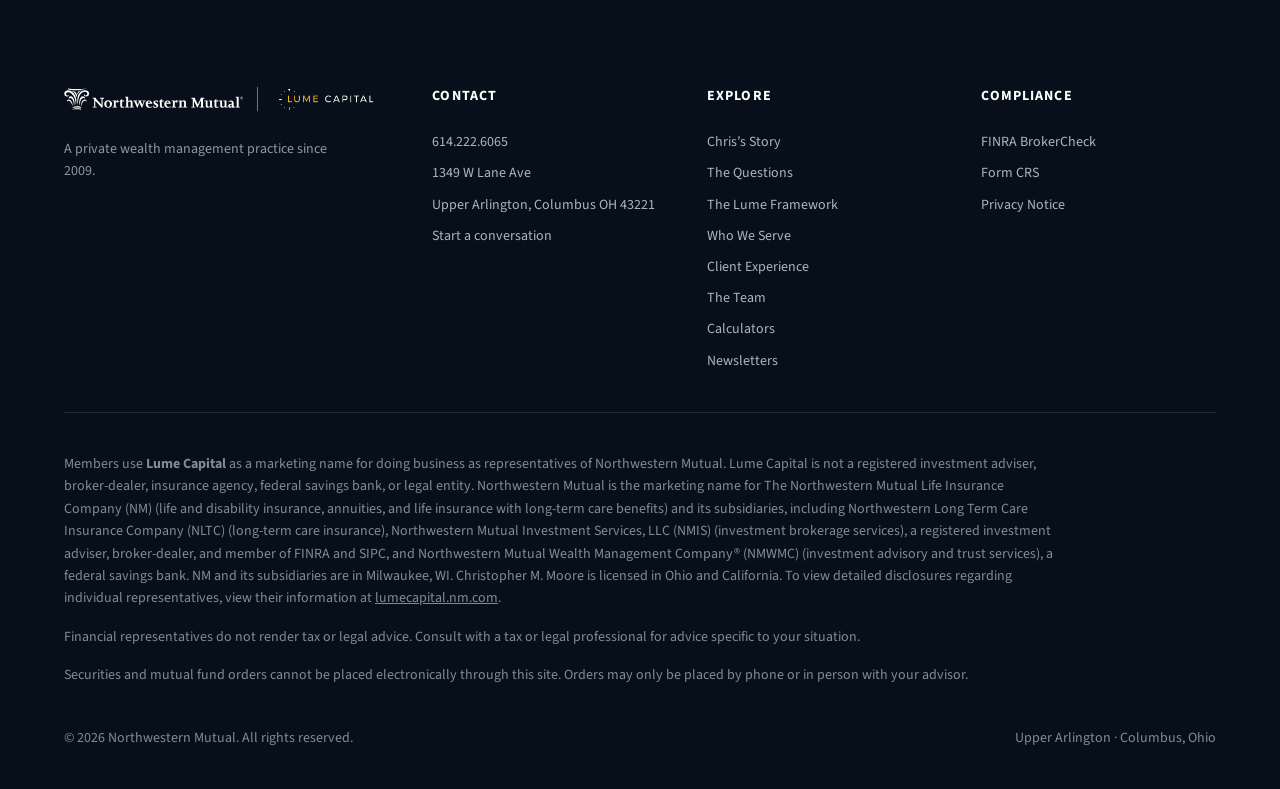
<file: services.html>
<!DOCTYPE html>
<html lang="en">
<head>
<meta charset="utf-8">
<meta name="viewport" content="width=device-width, initial-scale=1">
<meta name="robots" content="noindex, nofollow">
<title>Services | Lume Capital</title>
<meta name="description" content="Built around your values and built to carry them forward — who we serve, and the three disciplines we coordinate on your behalf as a single engagement.">
<link rel="preconnect" href="https://fonts.googleapis.com">
<link rel="preconnect" href="https://fonts.gstatic.com" crossorigin>
<link href="https://fonts.googleapis.com/css2?family=Fraunces:opsz,wght@9..144,500;9..144,600&family=Source+Sans+3:wght@300;400;500;600;700&display=swap" rel="stylesheet">
<link rel="stylesheet" href="lume.css">
</head>
<body>

<!-- ===================================================== LUME DIAL (reusable symbol) -->
<svg width="0" height="0" style="position:absolute;pointer-events:none;" aria-hidden="true" focusable="false">
  <symbol id="lumeDial" viewBox="0 0 100 100">
    <polygon points="43.5,6.5 56.5,6.5 50,17.5" fill="currentColor"/>
    <g stroke="currentColor" stroke-width="2.6" fill="none">
      <line x1="50" y1="8" x2="50" y2="16" transform="rotate(30 50 50)"/>
      <line x1="50" y1="8" x2="50" y2="16" transform="rotate(60 50 50)"/>
      <line x1="50" y1="8" x2="50" y2="17" transform="rotate(90 50 50)"/>
      <line x1="50" y1="8" x2="50" y2="16" transform="rotate(120 50 50)"/>
      <line x1="50" y1="8" x2="50" y2="16" transform="rotate(150 50 50)"/>
      <line x1="50" y1="8" x2="50" y2="17" transform="rotate(180 50 50)"/>
      <line x1="50" y1="8" x2="50" y2="16" transform="rotate(210 50 50)"/>
      <line x1="50" y1="8" x2="50" y2="16" transform="rotate(240 50 50)"/>
      <line x1="50" y1="8" x2="50" y2="17" transform="rotate(270 50 50)"/>
      <line x1="50" y1="8" x2="50" y2="16" transform="rotate(300 50 50)"/>
      <line x1="50" y1="8" x2="50" y2="16" transform="rotate(330 50 50)"/>
    </g>
  </symbol>
</svg>

<header class="site-nav">
  <nav aria-label="Primary">
    <a href="index.html" class="brand" aria-label="Northwestern Mutual, Lume Capital">
      <img src="nwm-logo-horizontal-white.svg" alt="Northwestern Mutual" class="brand-nwm">
      <span class="brand-divider" aria-hidden="true"></span>
      <img src="PNG/2_LumeCapital_FullColor_Reverse_Horizontal.png" alt="Lume Capital" class="brand-lume">
    </a>
    <ul class="nav-links">
      <li><a href="about.html">About</a></li>
      <li><a href="services.html" aria-current="page">Services</a></li>
      <li><a href="client-experience.html">Client Experience</a></li>
      <li class="nav-has-sub">
        <a href="calculators.html">Resources
          <svg class="nav-caret" viewBox="0 0 24 24" fill="none" stroke="currentColor" stroke-width="2.4" aria-hidden="true"><path d="M6 9l6 6 6-6"/></svg>
        </a>
        <ul class="nav-sub">
          <li><a href="calculators.html">Calculators</a></li>
          <li><a href="newsletters.html">Newsletters</a></li>
        </ul>
      </li>
      <li><a href="team.html">Team</a></li>
      <li><a href="contact.html">Contact</a></li>
    </ul>
    <div class="nav-cta">
      <span class="nav-divider" aria-hidden="true"></span>
      <a href="tel:+16142226065" class="nav-phone">614.222.6065</a>
      <a href="contact.html" class="btn btn-gold">Start a Conversation</a>
    </div>
    <button class="hamburger" aria-label="Open menu" aria-expanded="false" aria-controls="mobileDrawer" id="hamburgerBtn">
      <svg viewBox="0 0 24 24" fill="none" stroke="#FFFFFF" stroke-width="2"><line x1="3" y1="6" x2="21" y2="6"/><line x1="3" y1="12" x2="21" y2="12"/><line x1="3" y1="18" x2="21" y2="18"/></svg>
    </button>
  </nav>
  <div class="mobile-drawer" id="mobileDrawer">
    <ul>
      <li><a href="about.html">About</a></li>
      <li><a href="services.html">Services</a></li>
      <li><a href="client-experience.html">Client Experience</a></li>
      <li>
        <span class="drawer-label">Resources</span>
        <ul class="drawer-sub">
          <li><a href="calculators.html">Calculators</a></li>
          <li><a href="newsletters.html">Newsletters</a></li>
        </ul>
      </li>
      <li><a href="team.html">Team</a></li>
      <li><a href="contact.html">Contact</a></li>
    </ul>
    <div class="mobile-contact">
      <a href="tel:+16142226065" class="nav-phone">614.222.6065</a>
      <a href="contact.html" class="btn btn-gold">Start a Conversation</a>
    </div>
  </div>
</header>

<main id="top">

  <!-- ===================================================== PAGE HEADER
       TWM Banner Text 1 — background colour required, background image optional and
       omitted here. Leaves this page's one Hero Banner allowance unspent. -->
  <section class="page-header">
    <svg class="ph-dial" aria-hidden="true"><use href="#lumeDial"/></svg>
    <div class="page-header-inner">
      <h1>Built around your values &mdash; and built to carry them&nbsp;forward.</h1>
      <p class="lead">Our clients tend to share a conviction: that wealth is worth having because of what it makes possible for the people they love. Everything below exists to protect that conviction and outlast it &mdash; starting with your life questions, never a product.</p>
    </div>
  </section>

  <!-- Contextual cross-link: the process now lives on About, and a visitor who lands
       here from search needs a route to it without going via the nav. -->
  <div class="proof" style="padding:var(--space-md) 0;">
    <div class="container proof-inner" style="gap:0.5rem;">
      <span style="font-size:var(--text-small);color:rgba(233,240,245,0.82);">Every engagement below runs through the same five-stage process.
        <a href="about.html#framework" style="color:var(--gold-soft);text-decoration:underline;">See The Lume Framework</a>
      </span>
    </div>
  </div>

  <!-- ===================================================== WHO WE SERVE
       TWM Multi-Item Content 4 — 2-column text. Bulleted lists inside multi-item
       paragraphs are an open question with NM; if unsupported these become prose. -->
  <section id="serve" style="background:var(--paper-2);">
    <div class="container">
      <div class="section-head center">
        <h2>Built for lives with real complexity.</h2>
        <p class="lead">The biggest financial decisions rarely arrive on a tidy schedule. We specialize in the people whose wealth &mdash; and whose timing &mdash; is anything but standard. Most of our clients are approaching retirement or already in it.</p>
      </div>
      <div class="serve-grid">
        <article class="serve-card">
          <h3>Physicians &amp; Surgeons</h3>
          <p>Full earning power arrives late, all at once, after a decade of training and debt. Your plan has to move fast and protect what took so long to build.</p>
          <ul>
            <li>Student-loan strategy alongside wealth-building</li>
            <li>Disability, malpractice &amp; income protection</li>
            <li>Practice structure &amp; tax coordination</li>
          </ul>
        </article>
        <article class="serve-card">
          <h3>Executives &amp; Equity Compensation</h3>
          <p>RSUs, options, and concentrated stock create wealth and risk in the same breath. We help you diversify and plan around it deliberately.</p>
          <ul>
            <li>Concentrated-stock &amp; 10b5-1 planning</li>
            <li>RSU / ISO / NSO tax sequencing</li>
            <li>Deferred comp &amp; liquidity events</li>
          </ul>
        </article>
        <article class="serve-card">
          <h3>Business Owners</h3>
          <p>Your balance sheet and your business are tangled together. We separate personal wealth from enterprise risk and plan toward the exit.</p>
          <ul>
            <li>Entity, retirement-plan &amp; cash-flow design</li>
            <li>Succession &amp; exit planning</li>
            <li>Key-person &amp; buy-sell protection</li>
          </ul>
        </article>
        <article class="serve-card">
          <h3>Multigenerational Families</h3>
          <p>Wealth that outlasts a single lifetime raises a different set of questions &mdash; about heirs, structures, and the values that travel with the money.</p>
          <ul>
            <li>Estate &amp; wealth-transfer strategy</li>
            <li>Next-generation preparation &amp; family conversations</li>
            <li>Trust, titling &amp; beneficiary coordination</li>
          </ul>
        </article>
      </div>
      <!-- Mid-page conversion point: this page runs two more long sections before its
           closing CTA, and a visitor who recognises themselves above is ready now. -->
      <div class="band-more">
        <a href="contact.html" class="textlink">Recognise your situation? Start a conversation
          <svg viewBox="0 0 24 24" fill="none" stroke="currentColor" stroke-width="2.2"><path d="M5 12h14M13 6l6 6-6 6"/></svg>
        </a>
      </div>
    </div>
  </section>

  <!-- ===================================================== WHAT WE COORDINATE
       TWM Multi-Item Content 7 — 3-column text. This is the half of the old "Lume
       Framework" section that belongs on Services: scope of service, not process. The
       five process stages moved to About, where how-the-firm-works reads as identity.
       They were always two separate TWM sections sharing one heading. -->
  <section id="coordinate" class="ink-section blueprint">
    <svg class="dial" style="position:absolute;top:-150px;left:-130px;width:520px;height:520px;color:rgba(245,166,35,0.13);" aria-hidden="true"><use href="#lumeDial"/></svg>
    <div class="container" style="position:relative;z-index:1;">
      <div class="section-head center">
        <h2>What we coordinate on your&nbsp;behalf.</h2>
        <p class="lead">Run as one engagement rather than three separate relationships &mdash; so nothing falls between your advisor, your CPA and your attorney.</p>
      </div>
      <div class="wm-band" style="margin-top:0;padding-top:0;border-top:none;">
        <div class="wm-grid">
          <article class="wm-card">
            <h3>Investment Consulting</h3>
            <p>Managing every investment element to maximize the probability of achieving what matters to you.</p>
            <ul class="wm-sub">
              <li>Asset allocation &amp; asset location</li>
              <li>Performance measured against your plan, not an index</li>
              <li>Risk evaluation, plus the real impact of costs and taxes</li>
              <li>A written investment policy statement</li>
            </ul>
          </article>
          <article class="wm-card">
            <h3>Advanced Planning</h3>
            <p>The four disciplines that live beyond the portfolio &mdash; where most of the value is found.</p>
            <ul class="wm-sub">
              <li><b>Wealth Enhancement</b> &mdash; tax mitigation and cash-flow planning</li>
              <li><b>Wealth Transfer</b> &mdash; moving wealth effectively, inside the family or beyond it</li>
              <li><b>Wealth Protection</b> &mdash; risk mitigation, legal structures, insurance</li>
              <li><b>Charitable Giving</b> &mdash; maximizing your philanthropic impact</li>
            </ul>
          </article>
          <article class="wm-card">
            <h3>Relationship Management</h3>
            <p>Your team, and your professional network &mdash; coordinated around a single plan.</p>
            <ul class="wm-sub">
              <li>A dedicated team who know your situation without being briefed</li>
              <li>Your CPA, attorney, and specialists working from the same plan</li>
              <li>Specialist input solicited on your behalf, not billed to you</li>
            </ul>
          </article>
        </div>
      </div>
      <!-- No band-more here. The strip at the top of this page already routes to the
           framework on About, and this band is now followed directly by the closing CTA
           and the onward path — three consecutive asks was one too many. -->
    </div>
  </section>

  <!-- ===================================================== CLOSING CTA
       TWM Singular Content 3 — heading, message, CTA, background colour only.

       REMOVED: the former "#capabilities" section (Highlights 2, eight icon tiles headed
       "The depth behind the plan"). It restated the two sections above it rather than
       adding to them — "Executive & Equity Compensation" repeated Who We Serve card 02
       almost verbatim, "Business Owner & Practice Planning" repeated card 03, and
       "Risk & Protection" / "Advanced Tax Strategy" / "Charitable & Philanthropic
       Planning" repeated What We Coordinate's Wealth Protection / Wealth Enhancement /
       Charitable Giving. A reader scrolling this page met the same taxonomy three times.
       That claim is not lost: Client Experience now proves it with 34 dated activities
       instead of asserting it a third time. Each section here has one job now — Who We
       Serve is WHO, What We Coordinate is WHAT, Client Experience is WHEN.

       The CTA below was nested at the foot of that section and is the page's conversion
       moment, so it is promoted to its own band. btn-navy, not btn-gold: the section sits
       on light paper. .cap-grid/.cap-card stay in lume.css — Client Experience uses them. -->
  <section>
    <div class="container">
      <div class="blueprint-cta" style="margin-top:0;">
        <p class="lead" style="text-align:center;max-width:52ch;margin:0 auto var(--space-md);">Not sure where to start? Most clients don&rsquo;t arrive with a tidy question. A conversation is how we find it.</p>
        <a href="contact.html" class="btn btn-navy">Start a Conversation
          <svg viewBox="0 0 24 24" fill="none" stroke="currentColor" stroke-width="2.2"><path d="M5 12h14M13 6l6 6-6 6"/></svg>
        </a>
      </div>
    </div>
  </section>

  <!-- ===================================================== ONWARD PATH
       Points at Client Experience, not Team. This used to be byte-identical to the card
       at the foot of Client Experience, so a visitor taking the chain met the same
       "meet the team" card twice in a row. The chain now reads
       About → Services → Client Experience → Team → Contact. -->
  <section class="next-step" style="padding:0;">
    <div class="container">
      <div>
        <span class="ns-label">Next</span>
        <div class="ns-title">The rhythm all of this runs on.</div>
      </div>
      <a href="client-experience.html" class="textlink">See how the year actually unfolds
        <svg viewBox="0 0 24 24" fill="none" stroke="currentColor" stroke-width="2.2"><path d="M5 12h14M13 6l6 6-6 6"/></svg>
      </a>
    </div>
  </section>

</main>

<footer>
  <div class="container">
    <div class="footer-top">
      <div class="footer-brand">
        <div class="brand">
          <img src="nwm-logo-horizontal-white.svg" alt="Northwestern Mutual" class="brand-nwm">
          <span class="brand-divider" aria-hidden="true"></span>
          <img src="PNG/2_LumeCapital_FullColor_Reverse_Horizontal.png" alt="Lume Capital" class="brand-lume">
        </div>
        <p>A private wealth management practice since 2009.</p>
      </div>
      <div class="footer-col">
        <h5>Contact</h5>
        <ul>
          <li><a href="tel:+16142226065">614.222.6065</a></li>
          <li>1349 W Lane Ave</li>
          <li>Upper Arlington, Columbus OH 43221</li>
          <li><a href="contact.html">Start a conversation</a></li>
        </ul>
      </div>
      <div class="footer-col">
        <h5>Explore</h5>
        <ul>
          <li><a href="about.html">Chris&rsquo;s Story</a></li>
          <li><a href="about.html#questions">The Questions</a></li>
          <li><a href="about.html#framework">The Lume Framework</a></li>
          <li><a href="services.html#serve">Who We Serve</a></li>
          <li><a href="client-experience.html">Client Experience</a></li>
          <li><a href="team.html">The Team</a></li>
          <li><a href="calculators.html">Calculators</a></li>
          <li><a href="newsletters.html">Newsletters</a></li>
        </ul>
      </div>
      <div class="footer-col">
        <h5>Compliance</h5>
        <ul>
          <li><a href="#">FINRA BrokerCheck</a></li>
          <li><a href="#">Form CRS</a></li>
          <li><a href="#">Privacy Notice</a></li>
        </ul>
      </div>
    </div>
    <div class="footer-legal">
      <p>Members use <strong>Lume Capital</strong> as a marketing name for doing business as representatives of Northwestern Mutual. Lume Capital is not a registered investment adviser, broker-dealer, insurance agency, federal savings bank, or legal entity. Northwestern Mutual is the marketing name for The Northwestern Mutual Life Insurance Company (NM) (life and disability insurance, annuities, and life insurance with long-term care benefits) and its subsidiaries, including Northwestern Long Term Care Insurance Company (NLTC) (long-term care insurance), Northwestern Mutual Investment Services, LLC (NMIS) (investment brokerage services), a registered investment adviser, broker-dealer, and member of FINRA and SIPC, and Northwestern Mutual Wealth Management Company&reg; (NMWMC) (investment advisory and trust services), a federal savings bank. NM and its subsidiaries are in Milwaukee, WI. Christopher M. Moore is licensed in Ohio and California. To view detailed disclosures regarding individual representatives, view their information at <a href="https://lumecapital.nm.com">lumecapital.nm.com</a>.</p>
      <p>Financial representatives do not render tax or legal advice. Consult with a tax or legal professional for advice specific to your situation.</p>
      <p>Securities and mutual fund orders cannot be placed electronically through this site. Orders may only be placed by phone or in person with your advisor.</p>
    </div>
    <div class="footer-bottom">
      <span>&copy; 2026 Northwestern Mutual. All rights reserved.</span>
      <span>Upper Arlington &middot; Columbus, Ohio</span>
    </div>
  </div>
</footer>

<script>
  document.getElementById('hamburgerBtn').addEventListener('click', function () {
    var drawer = document.getElementById('mobileDrawer');
    var isOpen = drawer.classList.toggle('open');
    this.setAttribute('aria-expanded', isOpen ? 'true' : 'false');
  });
</script>

</body>
</html>
</file>
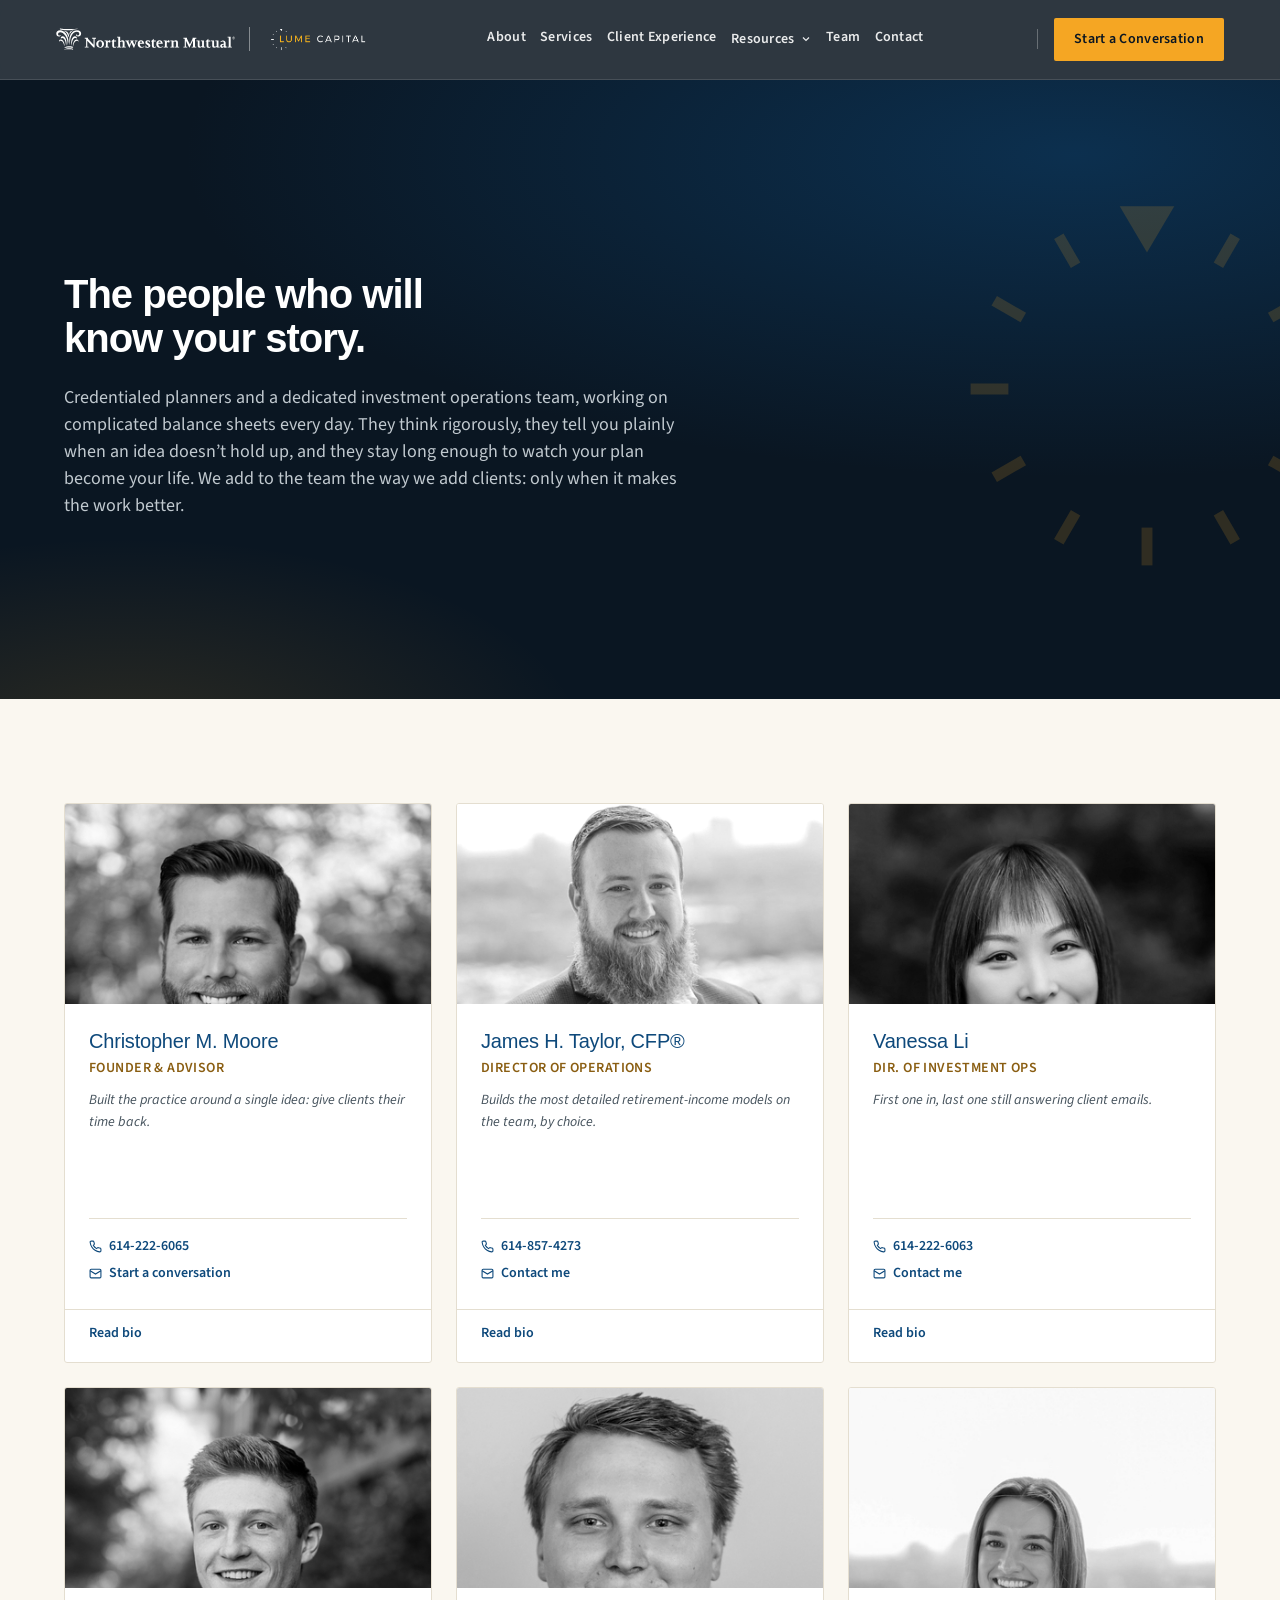
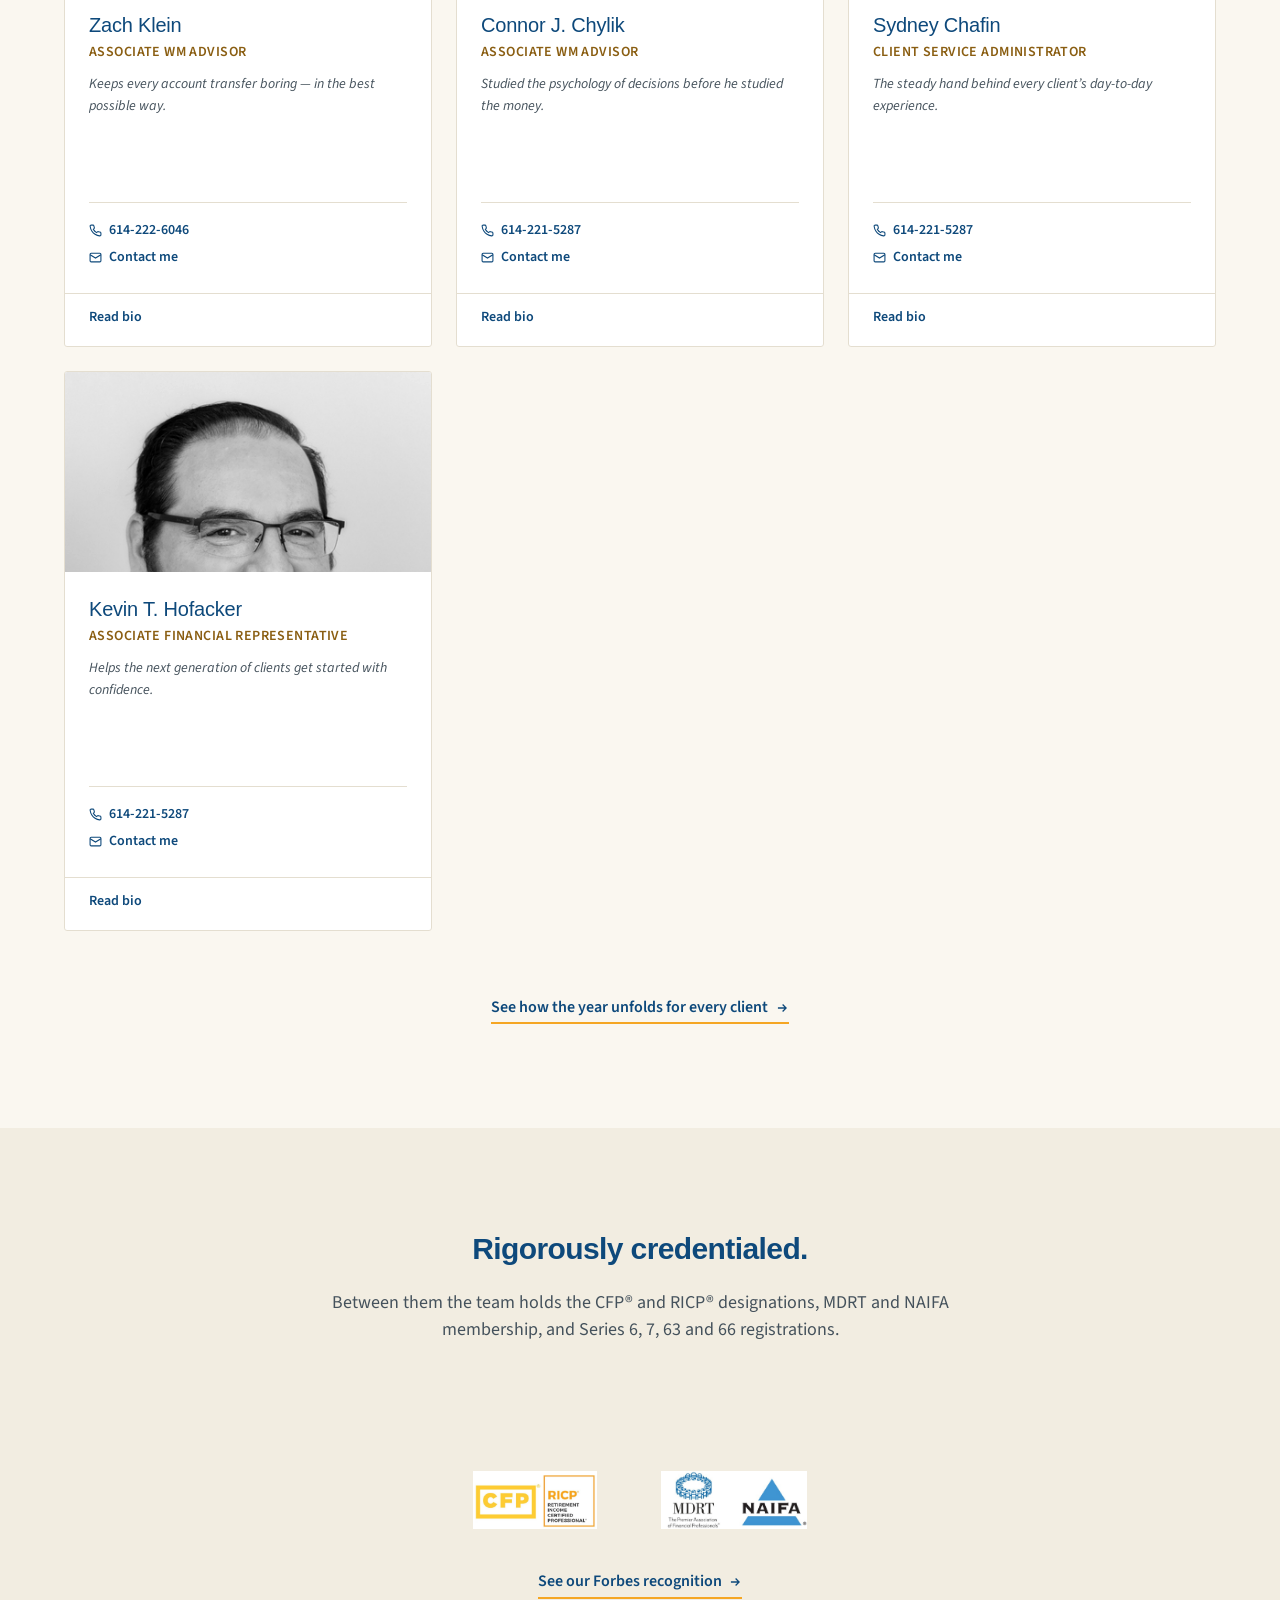
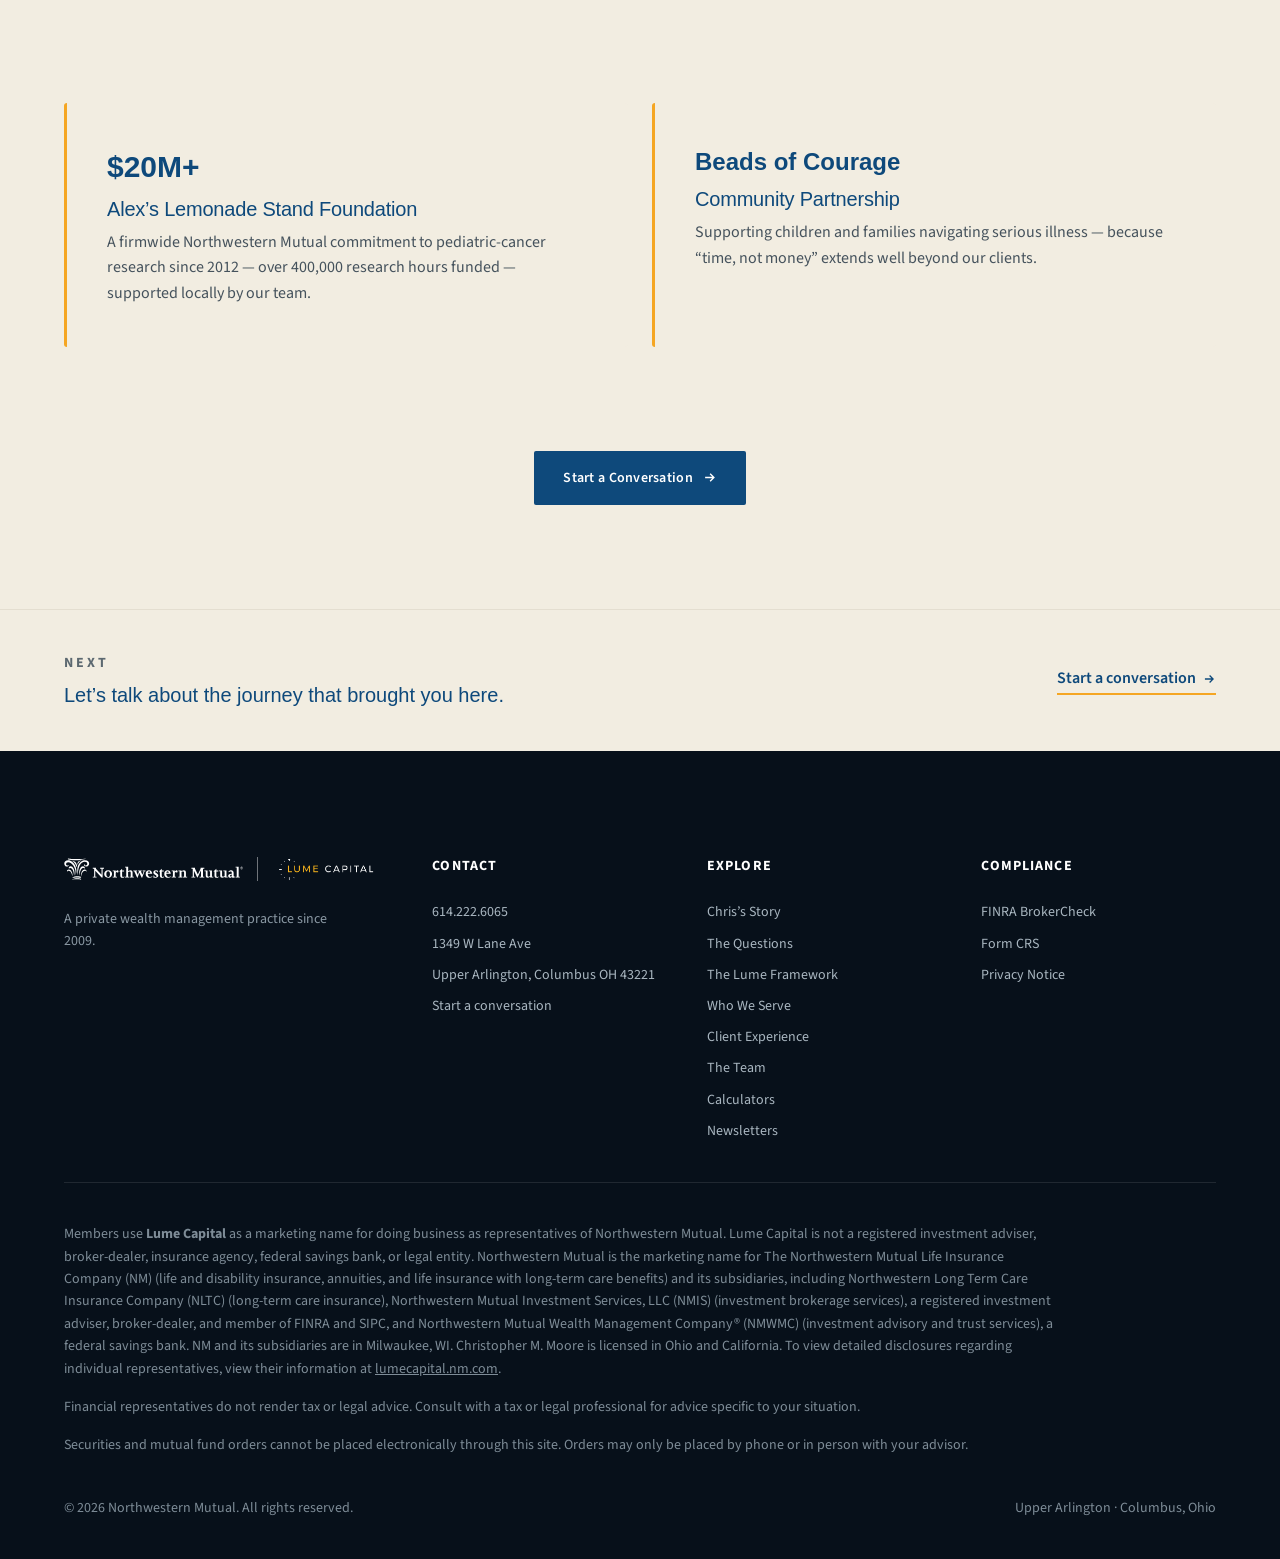
<file: team.html>
<!DOCTYPE html>
<html lang="en">
<head>
<meta charset="utf-8">
<meta name="viewport" content="width=device-width, initial-scale=1">
<meta name="robots" content="noindex, nofollow">
<title>Team | Lume Capital</title>
<meta name="description" content="The people who will know your story — the dedicated team behind Lume Capital, our credentials and recognition, and the causes we support in Central Ohio.">
<link rel="preconnect" href="https://fonts.googleapis.com">
<link rel="preconnect" href="https://fonts.gstatic.com" crossorigin>
<link href="https://fonts.googleapis.com/css2?family=Fraunces:opsz,wght@9..144,500;9..144,600&family=Source+Sans+3:wght@300;400;500;600;700&display=swap" rel="stylesheet">
<link rel="stylesheet" href="lume.css">
</head>
<body>

<!-- ===================================================== LUME DIAL (reusable symbol) -->
<svg width="0" height="0" style="position:absolute;pointer-events:none;" aria-hidden="true" focusable="false">
  <symbol id="lumeDial" viewBox="0 0 100 100">
    <polygon points="43.5,6.5 56.5,6.5 50,17.5" fill="currentColor"/>
    <g stroke="currentColor" stroke-width="2.6" fill="none">
      <line x1="50" y1="8" x2="50" y2="16" transform="rotate(30 50 50)"/>
      <line x1="50" y1="8" x2="50" y2="16" transform="rotate(60 50 50)"/>
      <line x1="50" y1="8" x2="50" y2="17" transform="rotate(90 50 50)"/>
      <line x1="50" y1="8" x2="50" y2="16" transform="rotate(120 50 50)"/>
      <line x1="50" y1="8" x2="50" y2="16" transform="rotate(150 50 50)"/>
      <line x1="50" y1="8" x2="50" y2="17" transform="rotate(180 50 50)"/>
      <line x1="50" y1="8" x2="50" y2="16" transform="rotate(210 50 50)"/>
      <line x1="50" y1="8" x2="50" y2="16" transform="rotate(240 50 50)"/>
      <line x1="50" y1="8" x2="50" y2="17" transform="rotate(270 50 50)"/>
      <line x1="50" y1="8" x2="50" y2="16" transform="rotate(300 50 50)"/>
      <line x1="50" y1="8" x2="50" y2="16" transform="rotate(330 50 50)"/>
    </g>
  </symbol>
</svg>

<header class="site-nav">
  <nav aria-label="Primary">
    <a href="index.html" class="brand" aria-label="Northwestern Mutual, Lume Capital">
      <img src="nwm-logo-horizontal-white.svg" alt="Northwestern Mutual" class="brand-nwm">
      <span class="brand-divider" aria-hidden="true"></span>
      <img src="PNG/2_LumeCapital_FullColor_Reverse_Horizontal.png" alt="Lume Capital" class="brand-lume">
    </a>
    <ul class="nav-links">
      <li><a href="about.html">About</a></li>
      <li><a href="services.html">Services</a></li>
      <li><a href="client-experience.html">Client Experience</a></li>
      <li class="nav-has-sub">
        <a href="calculators.html">Resources
          <svg class="nav-caret" viewBox="0 0 24 24" fill="none" stroke="currentColor" stroke-width="2.4" aria-hidden="true"><path d="M6 9l6 6 6-6"/></svg>
        </a>
        <ul class="nav-sub">
          <li><a href="calculators.html">Calculators</a></li>
          <li><a href="newsletters.html">Newsletters</a></li>
        </ul>
      </li>
      <li><a href="team.html" aria-current="page">Team</a></li>
      <li><a href="contact.html">Contact</a></li>
    </ul>
    <div class="nav-cta">
      <span class="nav-divider" aria-hidden="true"></span>
      <a href="tel:+16142226065" class="nav-phone">614.222.6065</a>
      <a href="contact.html" class="btn btn-gold">Start a Conversation</a>
    </div>
    <button class="hamburger" aria-label="Open menu" aria-expanded="false" aria-controls="mobileDrawer" id="hamburgerBtn">
      <svg viewBox="0 0 24 24" fill="none" stroke="#FFFFFF" stroke-width="2"><line x1="3" y1="6" x2="21" y2="6"/><line x1="3" y1="12" x2="21" y2="12"/><line x1="3" y1="18" x2="21" y2="18"/></svg>
    </button>
  </nav>
  <div class="mobile-drawer" id="mobileDrawer">
    <ul>
      <li><a href="about.html">About</a></li>
      <li><a href="services.html">Services</a></li>
      <li><a href="client-experience.html">Client Experience</a></li>
      <li>
        <span class="drawer-label">Resources</span>
        <ul class="drawer-sub">
          <li><a href="calculators.html">Calculators</a></li>
          <li><a href="newsletters.html">Newsletters</a></li>
        </ul>
      </li>
      <li><a href="team.html">Team</a></li>
      <li><a href="contact.html">Contact</a></li>
    </ul>
    <div class="mobile-contact">
      <a href="tel:+16142226065" class="nav-phone">614.222.6065</a>
      <a href="contact.html" class="btn btn-gold">Start a Conversation</a>
    </div>
  </div>
</header>

<main id="top">

  <!-- ===================================================== PAGE HEADER (Banner Text 1) -->
  <section class="page-header">
    <svg class="ph-dial" aria-hidden="true"><use href="#lumeDial"/></svg>
    <div class="page-header-inner">
      <h1>The people who will know your&nbsp;story.</h1>
      <p class="lead">Credentialed planners and a dedicated investment operations team, working on complicated balance sheets every day. They think rigorously, they tell you plainly when an idea doesn&rsquo;t hold up, and they stay long enough to watch your plan become your life. We add to the team the way we add clients: only when it makes the work better.</p>
    </div>
  </section>

  <!-- ===================================================== TEAM
       TWM Team 3 — 3-column, image above text. Headshot, job title and designations pull
       from MPM in the real build; the notes, contact details and bios are manual entry,
       all supported as optional Team elements. Reflowed from 4-up to 3-up. The former
       eighth tile ("Growing, carefully.") was a dashed placeholder rather than a person
       and has no Team-section equivalent; its message moved to the page header.

       Bios are FLIP CARDS, not accordions. An accordion was wrong here: a grid row
       stretches to its tallest item, so opening one bio pushed every card in that row
       taller. The flip keeps each bio inside its own card. Click rather than hover —
       bios are long-form and hover has no touch equivalent — driven by a visually-hidden
       checkbox, so it needs no JavaScript and stays keyboard-operable. -->
  <section id="team">
    <div class="container">
      <div class="team-grid">
        <article class="team-card is-flip">
          <input type="checkbox" id="bio-1" class="flip-input">
          <div class="flip-inner">
            <div class="flip-front">
              <img src="chris-moore-pic.jpg" alt="Christopher M. Moore, Founder">
              <div class="team-info">
                <h4>Christopher M. Moore</h4>
                <p class="team-role">Founder &amp; Advisor</p>
                <p class="team-note">Built the practice around a single idea: give clients their time back.</p>
                <div class="team-contact">
            <a href="tel:+16142226065"><svg viewBox="0 0 24 24" fill="none" stroke="currentColor" stroke-width="2"><path d="M22 16.9v3a2 2 0 01-2.2 2 19.8 19.8 0 01-8.6-3.1 19.5 19.5 0 01-6-6A19.8 19.8 0 012.1 4.2 2 2 0 014.1 2h3a2 2 0 012 1.7c.1 1 .4 1.9.7 2.8a2 2 0 01-.5 2.1L8.1 9.9a16 16 0 006 6l1.3-1.2a2 2 0 012.1-.5c.9.3 1.8.6 2.8.7a2 2 0 011.7 2z"/></svg>614-222-6065</a>
            <a href="contact.html"><svg viewBox="0 0 24 24" fill="none" stroke="currentColor" stroke-width="2"><rect x="2" y="4" width="20" height="16" rx="2"/><path d="M22 7l-10 6L2 7"/></svg>Start a conversation</a>
                </div>
              </div>
              <label for="bio-1" class="flip-btn">Read bio</label>
            </div>
            <div class="flip-back">
              <label for="bio-1" class="flip-back-face">
                <h4>Christopher M. Moore</h4>
                <div class="flip-back-body">
            <p>Chris grew up in a family of medical professionals, surrounded by people whose purpose was healing others. He shared his family&rsquo;s desire to help people but also wanted to chart his own path. Financial planning became his way to create a tangible impact in the lives of others, while fulfilling his personal calling.</p>
            <p>Chris began his career with Northwestern Mutual in 2009, and quickly noticed that many of his clients had one thing in common. While they often had plenty of assets, they were consistently short on something much more precious: time. Because of this, they were missing out on life.</p>
            <p>Over the last 15 years, Chris has made it his mission to grow the trust of his clients and give them back more of their time. His hyper-detailed approach, expansive knowledge, and commitment to continuing education &mdash; his own and that of his team &mdash; makes him an invaluable asset to those he serves.</p>
            <p class="lic">CFP&reg; &middot; RICP&reg; &middot; MDRT &middot; NAIFA</p>
                </div>
              </label>
            </div>
          </div>
        </article>
        <article class="team-card is-flip">
          <input type="checkbox" id="bio-2" class="flip-input">
          <div class="flip-inner">
            <div class="flip-front">
              <img src="james-taylor-pic.jpg" alt="James H. Taylor, CFP, Director of Operations">
              <div class="team-info">
                <h4>James H. Taylor, CFP&reg;</h4>
                <p class="team-role">Director of Operations</p>
                <p class="team-note">Builds the most detailed retirement-income models on the team, by choice.</p>
                <div class="team-contact">
            <a href="tel:+16148574273"><svg viewBox="0 0 24 24" fill="none" stroke="currentColor" stroke-width="2"><path d="M22 16.9v3a2 2 0 01-2.2 2 19.8 19.8 0 01-8.6-3.1 19.5 19.5 0 01-6-6A19.8 19.8 0 012.1 4.2 2 2 0 014.1 2h3a2 2 0 012 1.7c.1 1 .4 1.9.7 2.8a2 2 0 01-.5 2.1L8.1 9.9a16 16 0 006 6l1.3-1.2a2 2 0 012.1-.5c.9.3 1.8.6 2.8.7a2 2 0 011.7 2z"/></svg>614-857-4273</a>
            <a href="mailto:james.h.taylor@nm.com"><svg viewBox="0 0 24 24" fill="none" stroke="currentColor" stroke-width="2"><rect x="2" y="4" width="20" height="16" rx="2"/><path d="M22 7l-10 6L2 7"/></svg>Contact me</a>
                </div>
              </div>
              <label for="bio-2" class="flip-btn">Read bio</label>
            </div>
            <div class="flip-back">
              <label for="bio-2" class="flip-back-face">
                <h4>James H. Taylor, CFP&reg;</h4>
                <div class="flip-back-body">
            <p>James joined Lume Capital in February of 2020. He graduated from Mount Vernon Nazarene University with a Bachelor of Science in Accounting and Finance. He has a passion for providing excellent customer service and is currently a leader in customer service for the team.</p>
            <p>James and his wife Rachel reside in Delaware, OH with their two kids Hazel and Thomas. Outside of the office, James spends his time outdoors exploring, playing board games, and spending time with his puppy, Eevee. He also is an avid hunter and loves all things Cleveland sports (no matter how difficult it may be).</p>
            <p class="lic">CERTIFIED FINANCIAL PLANNER&trade; professional &middot; Series 6, 63, 7 &middot; Accident &amp; Health, Life</p>
                </div>
              </label>
            </div>
          </div>
        </article>
        <article class="team-card is-flip">
          <input type="checkbox" id="bio-3" class="flip-input">
          <div class="flip-inner">
            <div class="flip-front">
              <img src="vanessa-pic.jpg" alt="Vanessa Li, Director of Investment Operations">
              <div class="team-info">
                <h4>Vanessa Li</h4>
                <p class="team-role">Dir. of Investment Ops</p>
                <p class="team-note">First one in, last one still answering client emails.</p>
                <div class="team-contact">
            <a href="tel:+16142226063"><svg viewBox="0 0 24 24" fill="none" stroke="currentColor" stroke-width="2"><path d="M22 16.9v3a2 2 0 01-2.2 2 19.8 19.8 0 01-8.6-3.1 19.5 19.5 0 01-6-6A19.8 19.8 0 012.1 4.2 2 2 0 014.1 2h3a2 2 0 012 1.7c.1 1 .4 1.9.7 2.8a2 2 0 01-.5 2.1L8.1 9.9a16 16 0 006 6l1.3-1.2a2 2 0 012.1-.5c.9.3 1.8.6 2.8.7a2 2 0 011.7 2z"/></svg>614-222-6063</a>
            <a href="mailto:vanessa.li@nm.com"><svg viewBox="0 0 24 24" fill="none" stroke="currentColor" stroke-width="2"><rect x="2" y="4" width="20" height="16" rx="2"/><path d="M22 7l-10 6L2 7"/></svg>Contact me</a>
                </div>
              </div>
              <label for="bio-3" class="flip-btn">Read bio</label>
            </div>
            <div class="flip-back">
              <label for="bio-3" class="flip-back-face">
                <h4>Vanessa Li</h4>
                <div class="flip-back-body">
            <p>Vanessa joined Lume Capital in April 2021, shortly after moving to Columbus from Hong Kong. She has a demonstrated history of working in the asset management industry for nearly five years, and holds a Bachelor of Arts degree in Marketing and Public Relations from Hong Kong Polytechnic University.</p>
            <p>Vanessa is passionate about using her profession to help others. She works on the operations side of our practice, and seeks to grow personally and professionally by pursuing additional financial knowledge.</p>
            <p>She enjoys being outdoors, traveling, and eating various foods from different parts of the world. In her spare time, she likes playing guitar, crocheting, and reading a good book.</p>
            <p class="lic">Asset Management &middot; Dealing in Securities &middot; Advising on Securities (Hong Kong)</p>
                </div>
              </label>
            </div>
          </div>
        </article>
        <article class="team-card is-flip">
          <input type="checkbox" id="bio-4" class="flip-input">
          <div class="flip-inner">
            <div class="flip-front">
              <img src="zach-pic.jpg" alt="Zach Klein, Associate Wealth Management Advisor">
              <div class="team-info">
                <h4>Zach Klein</h4>
                <p class="team-role">Associate WM Advisor</p>
                <p class="team-note">Keeps every account transfer boring &mdash; in the best possible way.</p>
                <div class="team-contact">
            <a href="tel:+16142226046"><svg viewBox="0 0 24 24" fill="none" stroke="currentColor" stroke-width="2"><path d="M22 16.9v3a2 2 0 01-2.2 2 19.8 19.8 0 01-8.6-3.1 19.5 19.5 0 01-6-6A19.8 19.8 0 012.1 4.2 2 2 0 014.1 2h3a2 2 0 012 1.7c.1 1 .4 1.9.7 2.8a2 2 0 01-.5 2.1L8.1 9.9a16 16 0 006 6l1.3-1.2a2 2 0 012.1-.5c.9.3 1.8.6 2.8.7a2 2 0 011.7 2z"/></svg>614-222-6046</a>
            <a href="mailto:zachary.l.klein@nm.com"><svg viewBox="0 0 24 24" fill="none" stroke="currentColor" stroke-width="2"><rect x="2" y="4" width="20" height="16" rx="2"/><path d="M22 7l-10 6L2 7"/></svg>Contact me</a>
                </div>
              </div>
              <label for="bio-4" class="flip-btn">Read bio</label>
            </div>
            <div class="flip-back">
              <label for="bio-4" class="flip-back-face">
                <h4>Zach Klein</h4>
                <div class="flip-back-body">
            <p>Zach joined Lume Capital in July 2023, after moving to Ohio from his home state of Colorado. A proud Marietta College graduate, he earned his bachelor&rsquo;s degree in marketing in 2022. His experience as a student-athlete sparked his passion for fostering meaningful connections and building lasting relationships.</p>
            <p>Committed to supporting fellow young professionals, Zach excels in guiding both self-directed individuals and those just starting their financial journeys, ensuring their goals are always prioritized.</p>
            <p>An avid fitness enthusiast, Zach enjoys weightlifting outside the office. As a Colorado native, he loves outdoor adventures, winter sports, and cheering on his favorite NBA player, Nikola Jokic, and the Denver Nuggets.</p>
            <p class="lic">Series 63, 7 &middot; Accident &amp; Health, Life Insurance</p>
                </div>
              </label>
            </div>
          </div>
        </article>
        <article class="team-card is-flip">
          <input type="checkbox" id="bio-5" class="flip-input">
          <div class="flip-inner">
            <div class="flip-front">
              <img src="connor-pic.jpg" alt="Connor J. Chylik, Associate Wealth Management Advisor">
              <div class="team-info">
                <h4>Connor J. Chylik</h4>
                <p class="team-role">Associate WM Advisor</p>
                <p class="team-note">Studied the psychology of decisions before he studied the money.</p>
                <div class="team-contact">
            <a href="tel:+16142215287"><svg viewBox="0 0 24 24" fill="none" stroke="currentColor" stroke-width="2"><path d="M22 16.9v3a2 2 0 01-2.2 2 19.8 19.8 0 01-8.6-3.1 19.5 19.5 0 01-6-6A19.8 19.8 0 012.1 4.2 2 2 0 014.1 2h3a2 2 0 012 1.7c.1 1 .4 1.9.7 2.8a2 2 0 01-.5 2.1L8.1 9.9a16 16 0 006 6l1.3-1.2a2 2 0 012.1-.5c.9.3 1.8.6 2.8.7a2 2 0 011.7 2z"/></svg>614-221-5287</a>
            <a href="mailto:connor.chylik@nm.com"><svg viewBox="0 0 24 24" fill="none" stroke="currentColor" stroke-width="2"><rect x="2" y="4" width="20" height="16" rx="2"/><path d="M22 7l-10 6L2 7"/></svg>Contact me</a>
                </div>
              </div>
              <label for="bio-5" class="flip-btn">Read bio</label>
            </div>
            <div class="flip-back">
              <label for="bio-5" class="flip-back-face">
                <h4>Connor J. Chylik</h4>
                <div class="flip-back-body">
            <p>Connor joined Lume Capital in January of 2024. He graduated with a bachelor&rsquo;s degree in psychology from Miami University in 2021, and discovered his love of the financial industry shortly after graduation.</p>
            <p>He joined Lume Capital with the main goal of continuing his pursuit of knowledge within the industry while working in a role that let him have a direct positive impact on the lives of the clients he works with &mdash; and in no time found it was a perfect fit.</p>
            <p>In his spare time Connor enjoys spending time with his friends and family and cheering on his favorite Cleveland sports teams.</p>
            <p class="lic">Series 7, 66 &middot; Accident &amp; Health, Life Insurance</p>
                </div>
              </label>
            </div>
          </div>
        </article>
        <article class="team-card is-flip">
          <input type="checkbox" id="bio-6" class="flip-input">
          <div class="flip-inner">
            <div class="flip-front">
              <img src="sydney-pic.jpg" alt="Sydney Chafin, Client Service Administrator">
              <div class="team-info">
                <h4>Sydney Chafin</h4>
                <p class="team-role">Client Service Administrator</p>
                <p class="team-note">The steady hand behind every client&rsquo;s day-to-day experience.</p>
                <div class="team-contact">
            <a href="tel:+16142215287"><svg viewBox="0 0 24 24" fill="none" stroke="currentColor" stroke-width="2"><path d="M22 16.9v3a2 2 0 01-2.2 2 19.8 19.8 0 01-8.6-3.1 19.5 19.5 0 01-6-6A19.8 19.8 0 012.1 4.2 2 2 0 014.1 2h3a2 2 0 012 1.7c.1 1 .4 1.9.7 2.8a2 2 0 01-.5 2.1L8.1 9.9a16 16 0 006 6l1.3-1.2a2 2 0 012.1-.5c.9.3 1.8.6 2.8.7a2 2 0 011.7 2z"/></svg>614-221-5287</a>
            <a href="mailto:sydney.chafin@nm.com"><svg viewBox="0 0 24 24" fill="none" stroke="currentColor" stroke-width="2"><rect x="2" y="4" width="20" height="16" rx="2"/><path d="M22 7l-10 6L2 7"/></svg>Contact me</a>
                </div>
              </div>
              <label for="bio-6" class="flip-btn">Read bio</label>
            </div>
            <div class="flip-back">
              <label for="bio-6" class="flip-back-face">
                <h4>Sydney Chafin</h4>
                <div class="flip-back-body">
            <p>Sydney joined Lume Capital in January of 2025 and is a 2023 graduate of The Ohio State University with a Bachelor&rsquo;s in Human Ecology. While studying financial services at Ohio State, she found her passion for the industry. She has a strong desire to help others and strives to continue to learn and grow to better assist others.</p>
            <p>Outside of work, Sydney enjoys the outdoors, often exploring nature trails, kayaking and relaxing in the sun. She recently started ultra running and competing in races. When she&rsquo;s not running, she enjoys time with friends and family and traveling to new places &mdash; an avid foodie who spends Saturdays trying a new central Ohio restaurant each week.</p>
            <p class="lic">Life &middot; Accident &amp; Health Insurance</p>
                </div>
              </label>
            </div>
          </div>
        </article>
        <article class="team-card is-flip">
          <input type="checkbox" id="bio-7" class="flip-input">
          <div class="flip-inner">
            <div class="flip-front">
              <img src="kevin-pic.jpg" alt="Kevin T. Hofacker, Associate Financial Representative">
              <div class="team-info">
                <h4>Kevin T. Hofacker</h4>
                <p class="team-role">Associate Financial Representative</p>
                <p class="team-note">Helps the next generation of clients get started with confidence.</p>
                <div class="team-contact">
            <a href="tel:+16142215287"><svg viewBox="0 0 24 24" fill="none" stroke="currentColor" stroke-width="2"><path d="M22 16.9v3a2 2 0 01-2.2 2 19.8 19.8 0 01-8.6-3.1 19.5 19.5 0 01-6-6A19.8 19.8 0 012.1 4.2 2 2 0 014.1 2h3a2 2 0 012 1.7c.1 1 .4 1.9.7 2.8a2 2 0 01-.5 2.1L8.1 9.9a16 16 0 006 6l1.3-1.2a2 2 0 012.1-.5c.9.3 1.8.6 2.8.7a2 2 0 011.7 2z"/></svg>614-221-5287</a>
            <a href="mailto:kevin.hofacker@nm.com"><svg viewBox="0 0 24 24" fill="none" stroke="currentColor" stroke-width="2"><rect x="2" y="4" width="20" height="16" rx="2"/><path d="M22 7l-10 6L2 7"/></svg>Contact me</a>
                </div>
              </div>
              <label for="bio-7" class="flip-btn">Read bio</label>
            </div>
            <div class="flip-back">
              <label for="bio-7" class="flip-back-face">
                <h4>Kevin T. Hofacker</h4>
                <div class="flip-back-body">
            <p>Kevin is passionate about helping individuals and families navigate the complexities of financial planning and investment management. Whether you&rsquo;re planning for the future, building wealth, or securing your legacy, he is here to provide the guidance and support you need to achieve your financial aspirations.</p>
                </div>
              </label>
            </div>
          </div>
        </article>
      </div>
      <div class="band-more">
        <a href="client-experience.html" class="textlink">See how the year unfolds for every client
          <svg viewBox="0 0 24 24" fill="none" stroke="currentColor" stroke-width="2.2"><path d="M5 12h14M13 6l6 6-6 6"/></svg>
        </a>
      </div>
    </div>
  </section>

  <!-- ===================================================== CREDENTIALS + COMMUNITY
       Credential marks only, and no Forbes claim on this page — so no SHOOK disclosure
       is required here. The awards and their disclosure live on the homepage; the
       disclosure must always travel with the claim, so the two move together or not
       at all. NOTE: the community figures are NOT Counting Numbers tiles — that function
       accepts digits only, "no special characters or letters", which rules out both
       "$20M+" and "Beads of Courage". -->
  <section style="background:var(--paper-2);">
    <div class="container">
      <div class="section-head center">
        <h2>Rigorously credentialed.</h2>
        <p class="lead">Between them the team holds the CFP&reg; and RICP&reg; designations, MDRT and NAIFA membership, and Series 6, 7, 63 and 66 registrations.</p>
      </div>
      <div class="badge-row">
        <img src="CFP-logo.jpeg" alt="CFP Certified Financial Planner and RICP Retirement Income Certified Professional certification marks">
        <img src="MDRT-logo.jpeg" alt="MDRT and NAIFA membership marks">
      </div>
      <div class="band-more" style="margin-top:var(--space-md);">
        <a href="index.html#recognition" class="textlink">See our Forbes recognition
          <svg viewBox="0 0 24 24" fill="none" stroke="currentColor" stroke-width="2.2"><path d="M5 12h14M13 6l6 6-6 6"/></svg>
        </a>
      </div>

      <div class="community-grid">
        <div class="community-card">
          <div class="c-stat">$20M+</div>
          <h4>Alex&rsquo;s Lemonade Stand Foundation</h4>
          <p>A firmwide Northwestern Mutual commitment to pediatric-cancer research since 2012 &mdash; over 400,000 research hours funded &mdash; supported locally by our team.</p>
        </div>
        <div class="community-card">
          <div class="c-stat" style="font-size:var(--text-h3);">Beads of Courage</div>
          <h4>Community Partnership</h4>
          <p>Supporting children and families navigating serious illness &mdash; because &ldquo;time, not money&rdquo; extends well beyond our clients.</p>
        </div>
      </div>
      <!-- The Team page previously ended with no CTA at all — a dead end on the page
           where a visitor is most likely to have decided who they want to talk to. -->
      <div class="blueprint-cta">
        <a href="contact.html" class="btn btn-navy">Start a Conversation
          <svg viewBox="0 0 24 24" fill="none" stroke="currentColor" stroke-width="2.2"><path d="M5 12h14M13 6l6 6-6 6"/></svg>
        </a>
      </div>
    </div>
  </section>

  <!-- ===================================================== ONWARD PATH -->
  <section class="next-step" style="padding:0;">
    <div class="container">
      <div>
        <span class="ns-label">Next</span>
        <div class="ns-title">Let&rsquo;s talk about the journey that brought you here.</div>
      </div>
      <a href="contact.html" class="textlink">Start a conversation
        <svg viewBox="0 0 24 24" fill="none" stroke="currentColor" stroke-width="2.2"><path d="M5 12h14M13 6l6 6-6 6"/></svg>
      </a>
    </div>
  </section>

</main>

<footer>
  <div class="container">
    <div class="footer-top">
      <div class="footer-brand">
        <div class="brand">
          <img src="nwm-logo-horizontal-white.svg" alt="Northwestern Mutual" class="brand-nwm">
          <span class="brand-divider" aria-hidden="true"></span>
          <img src="PNG/2_LumeCapital_FullColor_Reverse_Horizontal.png" alt="Lume Capital" class="brand-lume">
        </div>
        <p>A private wealth management practice since 2009.</p>
      </div>
      <div class="footer-col">
        <h5>Contact</h5>
        <ul>
          <li><a href="tel:+16142226065">614.222.6065</a></li>
          <li>1349 W Lane Ave</li>
          <li>Upper Arlington, Columbus OH 43221</li>
          <li><a href="contact.html">Start a conversation</a></li>
        </ul>
      </div>
      <div class="footer-col">
        <h5>Explore</h5>
        <ul>
          <li><a href="about.html">Chris&rsquo;s Story</a></li>
          <li><a href="about.html#questions">The Questions</a></li>
          <li><a href="about.html#framework">The Lume Framework</a></li>
          <li><a href="services.html#serve">Who We Serve</a></li>
          <li><a href="client-experience.html">Client Experience</a></li>
          <li><a href="team.html">The Team</a></li>
          <li><a href="calculators.html">Calculators</a></li>
          <li><a href="newsletters.html">Newsletters</a></li>
        </ul>
      </div>
      <div class="footer-col">
        <h5>Compliance</h5>
        <ul>
          <li><a href="#">FINRA BrokerCheck</a></li>
          <li><a href="#">Form CRS</a></li>
          <li><a href="#">Privacy Notice</a></li>
        </ul>
      </div>
    </div>
    <div class="footer-legal">
      <p>Members use <strong>Lume Capital</strong> as a marketing name for doing business as representatives of Northwestern Mutual. Lume Capital is not a registered investment adviser, broker-dealer, insurance agency, federal savings bank, or legal entity. Northwestern Mutual is the marketing name for The Northwestern Mutual Life Insurance Company (NM) (life and disability insurance, annuities, and life insurance with long-term care benefits) and its subsidiaries, including Northwestern Long Term Care Insurance Company (NLTC) (long-term care insurance), Northwestern Mutual Investment Services, LLC (NMIS) (investment brokerage services), a registered investment adviser, broker-dealer, and member of FINRA and SIPC, and Northwestern Mutual Wealth Management Company&reg; (NMWMC) (investment advisory and trust services), a federal savings bank. NM and its subsidiaries are in Milwaukee, WI. Christopher M. Moore is licensed in Ohio and California. To view detailed disclosures regarding individual representatives, view their information at <a href="https://lumecapital.nm.com">lumecapital.nm.com</a>.</p>
      <p>Financial representatives do not render tax or legal advice. Consult with a tax or legal professional for advice specific to your situation.</p>
      <p>Securities and mutual fund orders cannot be placed electronically through this site. Orders may only be placed by phone or in person with your advisor.</p>
    </div>
    <div class="footer-bottom">
      <span>&copy; 2026 Northwestern Mutual. All rights reserved.</span>
      <span>Upper Arlington &middot; Columbus, Ohio</span>
    </div>
  </div>
</footer>

<script>
  document.getElementById('hamburgerBtn').addEventListener('click', function () {
    var drawer = document.getElementById('mobileDrawer');
    var isOpen = drawer.classList.toggle('open');
    this.setAttribute('aria-expanded', isOpen ? 'true' : 'false');
  });
</script>

</body>
</html>
</file>
<file: lume.css>
:root {
    /* === INK / NIGHT — the dark ground where the "lume" glows (reading a watch dial in the dark) === */
    --ink:        #0A1622;   /* near-black navy — hero + dark sections */
    --ink-2:      #0E2438;   /* raised panels on ink */
    --ink-line:   rgba(255,255,255,0.12);

    /* === NAVY — NM-derived anchor, headlines on light === */
    --navy:       #0E497B;
    --navy-deep:  #0A3860;
    --navy-tint:  #E9F0F7;

    /* === GOLD — the luminescent accent, sampled from the Lume mark === */
    --gold:       #F5A623;   /* warm dial-gold — accents, dials, button fills (not text on light) */
    --gold-soft:  #FBC66B;   /* gold text on the dark "ink" ground */
    --gold-deep:  #8A5E12;   /* WCAG-AA gold for small text on light (5.3:1 on --paper) */
    --glow:       rgba(245,166,35,0.55);

    /* === PAPER — warm bone instead of clinical white (more UHNW than pure #FFF) === */
    --paper:      #FAF7F0;
    --paper-2:    #F2EDE1;
    --surface:    #FFFFFF;

    /* === Neutrals / text === */
    --ink-text:   #16232E;   /* body on light */
    --slate:      #45525C;
    --slate-muted:#5C6870;   /* darkened for WCAG-AA (5.3:1 on --paper) */
    --line:       #E4DED0;   /* warm hairline */
    --line-cool:  #DCE3E8;

    /* === Type ===
       PRIMARY (display/headlines/brand): Akzidenz-Grotesk — licensed in production,
       falls back to Helvetica/Arial locally. SECONDARY (body): Source Sans 3. */
    --sans-display: 'Akzidenz-Grotesk', 'Akzidenz-Grotesk Pro', 'Akzidenz-Grotesk Next',
                    'Neue Haas Grotesk', 'Helvetica Neue', Helvetica, Arial, sans-serif;
    --sans:  'Source Sans 3', system-ui, sans-serif;
    --font-num: 'Fraunces', Georgia, 'Times New Roman', serif; /* numeral accent only */

    /* === Type scale (mobile-first; desktop sizes stepped up in the @media below) === */
    --text-hero:   clamp(2.5rem, 6vw, 4.75rem); /* hero display only: 40 → 76, fluid */
    --text-h1:     2rem;      /* 32 mobile / 40 desktop */
    --text-h2:     1.5rem;    /* 24 / 30 — also large display numerals */
    --text-h3:     1.25rem;   /* 20 / 24 — card & step titles, the questions */
    --text-h4:     1.125rem;  /* 18 / 20 — names, small subheads */
    --text-accent: 1.125rem;  /* 18 — leads, block quotes, accents */
    --text-body:   1rem;      /* 16 — body copy, inputs */
    --text-small:  0.875rem;  /* 14 — labels, captions, meta (smallest) */

    /* === Line-heights === */
    --leading-tight:   1.1;   /* h1 / h2 / display numerals */
    --leading-snug:    1.3;   /* h3 / h4 / block quotes */
    --leading-normal:  1.5;   /* leads / accents */
    --leading-relaxed: 1.6;   /* body / long-form */

    --tracking-wider: 0.22em;
    --tracking-wide:  0.08em;

    --space-xs: 0.5rem;
    --space-sm: 1rem;
    --space-md: 1.5rem;
    --space-lg: 2.5rem;
    --space-xl: 4rem;
    --space-2xl: 6.5rem;

    --maxw: 1200px;
  }

  /* Desktop type step-up — headings only; body / accent / small hold constant across devices */
  @media (min-width: 768px) {
    :root {
      --text-h1: 2.5rem;   /* 40 */
      --text-h2: 1.875rem; /* 30 */
      --text-h3: 1.5rem;   /* 24 */
      --text-h4: 1.25rem;  /* 20 */
    }
  }

  * { margin: 0; padding: 0; box-sizing: border-box; }

  html { scroll-behavior: smooth; }

  body {
    font-family: var(--sans);
    font-size: var(--text-body);
    color: var(--ink-text);
    background: var(--paper);
    line-height: var(--leading-relaxed);
    -webkit-font-smoothing: antialiased;
    text-rendering: optimizeLegibility;
  }

  img { max-width: 100%; display: block; }
  a { color: inherit; text-decoration: none; }

  .container { max-width: var(--maxw); margin: 0 auto; padding: 0 var(--space-md); }
  .narrow { max-width: 760px; }

  /* === Type scale === */
  h1, h2, h3, h4 { font-family: var(--sans-display); color: var(--navy); font-weight: 700; line-height: var(--leading-tight); }

  h1 { font-size: var(--text-h1); letter-spacing: -0.025em; }
  h2 { font-size: var(--text-h2); letter-spacing: -0.02em; }
  h3 { font-size: var(--text-h3); line-height: var(--leading-snug); letter-spacing: -0.015em; font-weight: 600; }
  h4 { font-size: var(--text-h4); line-height: var(--leading-snug); letter-spacing: -0.01em; font-weight: 600; }

  p { font-size: var(--text-body); color: var(--slate); }

  .lead {
    font-size: var(--text-accent);
    line-height: var(--leading-normal);
    color: var(--slate);
    font-weight: 400;
  }

  /* TWM: the .eyebrow rules are removed with their markup. No TWM section offers a
     small label above the heading — a section has an intro Title and paragraph, nothing
     that sits above the Title. Where an eyebrow carried real information it has been
     folded into the heading rather than dropped. */

  .kicker-serif { font-family: var(--sans-display); font-weight: 600; color: var(--gold-deep); }

  /* === Buttons === */
  .btn {
    display: inline-flex;
    align-items: center;
    gap: 0.55rem;
    font-family: var(--sans);
    font-weight: 600;
    font-size: var(--text-small);
    letter-spacing: 0.02em;
    padding: 0.95rem 1.75rem;
    border-radius: 2px;
    border: 1px solid transparent;
    cursor: pointer;
    transition: transform .18s ease, background .18s ease, color .18s ease, box-shadow .18s ease;
  }
  .btn svg { width: 15px; height: 15px; transition: transform .18s ease; }
  .btn:hover svg { transform: translateX(3px); }

  .btn-gold { background: var(--gold); color: var(--ink); box-shadow: 0 0 0 rgba(245,166,35,0); }
  .btn-gold:hover { background: var(--gold-soft); transform: translateY(-2px); box-shadow: 0 12px 30px -8px var(--glow); }

  .btn-navy { background: var(--navy); color: #fff; }
  .btn-navy:hover { background: var(--navy-deep); transform: translateY(-2px); }

  .btn-outline { background: transparent; border-color: rgba(255,255,255,0.35); color: #fff; }
  .btn-outline:hover { border-color: var(--gold); color: var(--gold-soft); }

  .btn-outline-navy { background: transparent; border-color: var(--navy); color: var(--navy); }
  .btn-outline-navy:hover { background: var(--navy); color: #fff; }

  .textlink {
    font-weight: 600;
    color: var(--navy);
    display: inline-flex;
    align-items: center;
    gap: 0.4rem;
    border-bottom: 2px solid var(--gold);
    padding-bottom: 2px;
  }
  .textlink svg { width: 14px; height: 14px; transition: transform .18s ease; }
  .textlink:hover svg { transform: translateX(3px); }

  /* === Watch-dial motif ===
     Rebuilt to follow the Lume logo exactly: 12 bold hour ticks (cardinals slightly
     longer) with a filled triangle at the 12 marker. Defined once as <symbol id="lumeDial">
     at the top of <body> and referenced via <use>. Stroke weight is proportional to size,
     so it reads like the logo at any scale. Colored/opacity-tuned per instance via `color`. */
  .dial { display: block; }

  /* === Sections === */
  section { padding: var(--space-2xl) 0; }
  .section-head { max-width: 720px; margin-bottom: var(--space-xl); }
  .section-head.center { margin-inline: auto; text-align: center; }
  .section-head .lead { margin-top: var(--space-md); }

  .ink-section { background: var(--ink); color: #EAF0F5; position: relative; overflow: hidden; }
  .ink-section h1, .ink-section h2, .ink-section h3 { color: #fff; }
  .ink-section p, .ink-section .lead { color: rgba(233,240,245,0.78); }

  /* ============================================================= NAV */
  header.site-nav {
    position: sticky; top: 0; z-index: 100;
    background: rgba(10,22,34,0.85);
    backdrop-filter: saturate(140%) blur(10px);
    border-bottom: 1px solid var(--ink-line);
  }
  nav {
    display: flex; align-items: center; justify-content: space-between;
    gap: var(--space-sm);
    padding: 1.1rem var(--space-md);
    max-width: var(--maxw); margin: 0 auto;
  }
  /* LUME IS THE HERO. NM is a small, subordinate line beneath — not a co-equal lockup. */
  /* Co-brand lockup: Northwestern Mutual first, vertical divider, then Lume Capital —
     matched heights so neither mark dominates. Same order/scale on mobile and desktop. */
  .brand { display: flex; flex-direction: row; align-items: center; gap: 0.9rem; flex: none; }
  .brand .brand-nwm  { height: 22px; width: auto; max-width: none; }
  .brand .brand-lume { height: 28.6px; width: auto; max-width: none; } /* NWM baseline +30% */
  .brand .brand-divider { flex: none; width: 1px; height: 24px; background: rgba(255,255,255,0.42); }
  nav ul.nav-links { display: flex; gap: 1.25rem; list-style: none; flex: none; }
  nav ul.nav-links a {
    font-size: var(--text-small); font-weight: 600; color: rgba(255,255,255,0.9);
    letter-spacing: 0.02em; position: relative; padding: 0.25rem 0; white-space: nowrap;
  }
  nav ul.nav-links a::after {
    content: ""; position: absolute; left: 0; bottom: -2px; width: 0; height: 1.5px;
    background: var(--gold); transition: width .2s ease;
  }
  nav ul.nav-links a:hover { color: #fff; }
  nav ul.nav-links a:hover::after { width: 100%; }
  /* ---- Resources dropdown -------------------------------------------------
     The site's only nav submenu, and still no JavaScript: hover opens it, and
     :focus-within opens it for keyboard users. The closed state is opacity +
     pointer-events rather than display:none or visibility:hidden, because both of
     those make the links unfocusable — Tab would skip straight past the submenu and
     a keyboard user could never reach Newsletters. The parent is a real link to
     Calculators as well, so the menu is never the only way in.

     TWM FLAG: whether the TWM nav component supports a second level at all is
     unconfirmed — this is the one piece of chrome here with no equivalent already
     proven elsewhere on the site. See README, Known gaps. */
  .nav-has-sub { position: relative; }
  .nav-has-sub > a { display: inline-flex; align-items: center; gap: 0.32rem; }
  .nav-caret { width: 12px; height: 12px; flex: none; transition: transform .16s ease; }
  .nav-has-sub:hover .nav-caret,
  .nav-has-sub:focus-within .nav-caret { transform: rotate(180deg); }

  .nav-sub {
    position: absolute; top: calc(100% + 0.6rem); left: -0.9rem; z-index: 10;
    min-width: 190px; padding: 0.35rem 0;
    background: var(--ink-2); border: 1px solid var(--ink-line); border-radius: 3px;
    box-shadow: 0 18px 40px -20px rgba(0,0,0,0.65);
    list-style: none; display: flex; flex-direction: column;
    opacity: 0; pointer-events: none; transform: translateY(-5px);
    transition: opacity .16s ease, transform .16s ease;
  }
  /* Bridges the gap between the nav item and the panel so the menu doesn't close
     while the pointer travels down to it. */
  .nav-sub::before { content: ""; position: absolute; top: -0.7rem; left: 0; right: 0; height: 0.7rem; }
  .nav-has-sub:hover .nav-sub,
  .nav-has-sub:focus-within .nav-sub { opacity: 1; pointer-events: auto; transform: none; }

  nav ul.nav-links .nav-sub a {
    display: block; padding: 0.5rem 0.9rem;
    color: rgba(255,255,255,0.86); white-space: nowrap;
  }
  /* The gold underline sweep marks top-level items; inside the panel it would read as
     a second, competing hover state. */
  nav ul.nav-links .nav-sub a::after { display: none; }
  nav ul.nav-links .nav-sub a:hover { color: #fff; background: rgba(255,255,255,0.06); }

  .nav-cta { display: flex; align-items: center; gap: var(--space-sm); flex: none; }
  /* Hairline between the nav links and the utility cluster: without it the phone number
     sits close enough to "Team" to read as a sixth nav item rather than a way to call. */
  .nav-divider { flex: none; width: 1px; height: 20px; background: rgba(255,255,255,0.28); }
  .nav-phone { font-size: var(--text-small); font-weight: 600; color: #fff; white-space: nowrap; }
  .nav-cta .btn { padding: 0.6rem 1.2rem; font-size: var(--text-small); }
  .hamburger { display: none; background: none; border: none; cursor: pointer; }
  .hamburger svg { width: 26px; height: 26px; }

  .mobile-drawer { display: none; flex-direction: column; gap: var(--space-md); padding: var(--space-md); background: var(--ink); border-top: 1px solid var(--ink-line); }
  .mobile-drawer.open { display: flex; }
  .mobile-drawer ul { list-style: none; display: flex; flex-direction: column; gap: var(--space-sm); }
  .mobile-drawer a { font-size: var(--text-body); font-weight: 600; color: #fff; }
  /* No hover on touch, so the drawer has no dropdown — Resources is a group label with
     its two pages already open beneath it. */
  .drawer-label {
    font-size: var(--text-small); font-weight: 700; letter-spacing: var(--tracking-wider);
    text-transform: uppercase; color: rgba(255,255,255,0.5);
  }
  .drawer-sub { padding-left: var(--space-md); margin-top: var(--space-sm); }
  .mobile-drawer .drawer-sub a { font-size: var(--text-small); color: rgba(255,255,255,0.86); }
  .mobile-contact { display: flex; flex-direction: column; gap: var(--space-sm); padding-top: var(--space-sm); border-top: 1px solid var(--ink-line); }
  .mobile-contact .btn { text-align: center; justify-content: center; }

  /* The bar is now at its documented ceiling: six primary items, and two of them —
     "Client Experience" and "Resources" — are long. Together with the two-logo lockup,
     the phone and the CTA that is roughly 1170px of content in a 1200px container, so
     the drawer takes over below 1120px rather than the old 1080px. (It was 940px before
     the fifth item, where the row overflowed and "Team" collided with the phone.)
     A seventh primary item does not fit; anything further belongs under a submenu. */
  @media (max-width: 1120px) {
    nav ul.nav-links, .nav-cta { display: none; }
    .hamburger { display: block; }
  }
  /* Between 1121px and the full container there is room, but no slack — pull the gaps
     and drop the phone rather than letting anything touch. */
  @media (min-width: 1121px) and (max-width: 1319px) {
    nav ul.nav-links { gap: 0.9rem; }
    .nav-cta { gap: var(--space-sm); }
    .nav-phone { display: none; }
    nav { padding-inline: var(--space-sm); }
  }
  /* Keep the two-logo lockup on one line next to the menu button on phones */
  @media (max-width: 560px) {
    .brand { gap: 0.6rem; }
    .brand .brand-nwm  { height: 18px; }
    .brand .brand-lume { height: 23.4px; } /* NWM baseline +30% */
    .brand .brand-divider { height: 24px; }
  }

  /* ============================================================= HERO (cinematic night)
     Layer stack, back to front — every layer gets an explicit z-index so the optional
     photo can slot underneath the scrim without reordering the markup:
       0  .hero-photo   optional background image (absent = flat --ink fill)
       1  .hero::before scrim / brand grade — carries legibility AND the gold glow
       2  .hero-dial    the signature watch dial, overlaid on whatever is behind it
       3  .hero-inner   the copy */
  .hero { position: relative; background: var(--ink); color: #fff; overflow: hidden; isolation: isolate; }
  /* Soft golden "lume" glow rising from lower-left, like light off a dial */
  .hero::before {
    content: ""; position: absolute; inset: 0; z-index: 1;
    background:
      radial-gradient(120% 90% at 82% 18%, rgba(14,73,123,0.55) 0%, rgba(10,22,34,0) 55%),
      radial-gradient(60% 55% at 12% 108%, rgba(245,166,35,0.16) 0%, rgba(10,22,34,0) 60%);
    pointer-events: none;
  }

  /* --- Optional photographic hero -------------------------------------------------
     Add class `has-photo` to <section class="hero"> and drop in an <img class="hero-photo">.
     Remove both and the hero falls straight back to the flat-ink treatment. */
  .hero-photo {
    position: absolute; inset: 0; z-index: 0;
    width: 100%; height: 100%;
    object-fit: cover; object-position: 66% 48%; /* hold the aurora column right of the copy */
    /* This plate is already a deep violet-navy close to --ink, so it needs only a light
       touch — the heavy grade the section once carried would crush it to mud. */
    filter: saturate(0.88) contrast(1.03) brightness(0.94);
    pointer-events: none; user-select: none;
  }
  /* With a photo behind it the scrim has to do real work: a left-to-right ramp keeps the
     copy column near-solid ink while the aurora stays visible on the right, and a vertical
     wash kills the bright snow along the bottom edge. Brand glows ride on top of both. */
  .hero.has-photo::before {
    background:
      linear-gradient(97deg,  rgba(10,22,34,0.94) 0%, rgba(10,22,34,0.90) 42%, rgba(10,22,34,0.58) 68%, rgba(10,22,34,0.22) 100%),
      linear-gradient(180deg, rgba(10,22,34,0.40) 0%, rgba(10,22,34,0.12) 45%, rgba(10,22,34,0.66) 100%),
      radial-gradient(120% 90% at 82% 18%, rgba(14,73,123,0.32) 0%, rgba(10,22,34,0) 58%),
      radial-gradient(60% 55% at 12% 108%, rgba(245,166,35,0.18) 0%, rgba(10,22,34,0) 60%);
  }
  /* Large faint watch dial bleeding off the right edge — the signature Lume motif */
  .hero-dial {
    position: absolute; top: 50%; right: -12%; transform: translateY(-50%);
    width: min(720px, 68vw); height: min(720px, 68vw);
    color: rgba(245,166,35,0.30);
    pointer-events: none; z-index: 2;
  }
  /* Over a photo the dial crosses both bright and dark passages, so it needs a warmer,
     slightly stronger tint plus a dark halo to hold its edge against the aurora. */
  .hero.has-photo .hero-dial {
    color: rgba(255,226,178,0.40);
    filter: drop-shadow(0 0 16px rgba(10,22,34,0.65));
  }
  .hero-inner {
    position: relative; z-index: 3;
    max-width: var(--maxw); margin: 0 auto;
    padding: clamp(4.5rem, 11vw, 9rem) var(--space-md) clamp(4rem, 9vw, 8rem);
  }
  .hero-copy { max-width: 760px; }
  /* TWM Hero Banners carry a Title and a Subtitle in one colour — no two-tone headline,
     so the .glow span is gone and the whole line is white. */
  .hero h1 { font-size: var(--text-hero); color: #fff; }
  .hero .lead { color: rgba(233,240,245,0.82); margin: var(--space-lg) 0 var(--space-xl); max-width: 620px; }
  /* One CTA per Hero Banner. The row is kept (rather than collapsed to a bare link) so a
     second CTA can return without restyling, if TWM turns out to allow it. */
  .hero-cta-row { display: flex; align-items: center; gap: var(--space-md); flex-wrap: wrap; }

  /* ============================================================= HOMEPAGE HUB PIECES
     The homepage previews each interior page rather than relying on nav to reach them.
     These are compact variants of components that live in full form on an interior page
     — no new components, so the two versions can't drift apart. */

  /* Who We Serve, truncated: heading + one line, bullet lists dropped. */
  .serve-grid.is-compact { grid-template-columns: repeat(2, 1fr); }
  .serve-grid.is-compact .serve-card { padding: var(--space-lg) clamp(1.25rem, 2.5vw, var(--space-lg)); }
  .serve-grid.is-compact .serve-card p { font-size: var(--text-small); }

  /* Framework, condensed: stage name + one line, no connecting hairline. */
  .steps.is-compact { grid-template-columns: repeat(5, 1fr); gap: var(--space-md); }
  .steps.is-compact .step-ring { width: 68px; height: 68px; margin-bottom: 0.85rem; }
  .steps.is-compact .step-ring .dial { width: 68px; height: 68px; }
  .steps.is-compact .step-ring .step-num { font-size: var(--text-h4); }
  .steps.is-compact .step h3 { font-size: var(--text-body); }
  .steps.is-compact .step p { font-size: var(--text-small); }
  .steps.is-compact .step::after { display: none; }

  /* Band-level link-out. Deliberately a text link, not a button: these are navigational,
     and buttons here would compete with the page's one real conversion CTA. */
  .band-more { text-align: center; margin-top: var(--space-xl); }
  .band-more.on-ink .textlink { color: var(--gold-soft); border-color: var(--gold); }

  /* Onward path at the foot of each interior page, so pages don't dead-end. */
  .next-step { border-top: 1px solid var(--line); background: var(--paper-2); }
  .next-step .container {
    display: flex; align-items: center; justify-content: space-between;
    gap: var(--space-md); flex-wrap: wrap;
    padding-top: var(--space-lg); padding-bottom: var(--space-lg);
  }
  .next-step .ns-label {
    font-size: var(--text-small); letter-spacing: var(--tracking-wider);
    text-transform: uppercase; color: var(--slate-muted); font-weight: 700;
  }
  .next-step .ns-title { font-family: var(--sans-display); font-size: var(--text-h4); color: var(--navy); margin-top: 0.2rem; }

  /* ============================================================= PAGE HEADER
     Services / Team / Contact open on a solid-colour band rather than a photograph —
     the Banner Text 1 pattern (background colour required, background image optional).
     No licensed plates exist for those pages and none are needed; this also leaves each
     page's single Hero Banner allowance unspent. */
  .page-header { position: relative; overflow: hidden; background: var(--ink); color: #fff; }
  .page-header::before {
    content: ""; position: absolute; inset: 0; z-index: 1; pointer-events: none;
    background:
      radial-gradient(120% 90% at 84% 12%, rgba(14,73,123,0.50) 0%, rgba(10,22,34,0) 58%),
      radial-gradient(58% 55% at 10% 108%, rgba(245,166,35,0.14) 0%, rgba(10,22,34,0) 62%);
  }
  .page-header .ph-dial {
    position: absolute; top: 50%; right: -6%; transform: translateY(-50%);
    width: min(420px, 46vw); height: min(420px, 46vw);
    color: rgba(245,166,35,0.16); pointer-events: none; z-index: 2;
  }
  .page-header-inner {
    position: relative; z-index: 3;
    max-width: var(--maxw); margin: 0 auto;
    padding: clamp(3.25rem, 7vw, 5.5rem) var(--space-md) clamp(3rem, 6vw, 4.75rem);
  }
  .page-header h1 { font-size: var(--text-h1); color: #fff; max-width: 18ch; }
  .page-header .lead { color: rgba(233,240,245,0.82); margin-top: var(--space-md); max-width: 620px; }

  /* ============================================================= PROOF / AUDIENCE STRIP
     Now carries the trust signals too. In the original these lived inside the hero, but a
     Hero Banner has no element for them; folding them in here keeps them directly below
     the hero without adding a second consecutive strip. */
  .proof { background: var(--ink-2); color: #fff; padding: var(--space-lg) 0; border-top: 1px solid var(--ink-line); }
  /* Label on its own centered line, then the audiences on one aligned row below */
  .proof-inner { display: flex; flex-direction: column; align-items: center; gap: 1.1rem; text-align: center; }
  .trust-line {
    margin-top: 0.4rem; padding-top: var(--space-md);
    border-top: 1px solid var(--ink-line); width: 100%;
    display: flex; flex-wrap: wrap; align-items: center; justify-content: center; gap: 0.7rem 1.5rem;
    font-size: var(--text-small); letter-spacing: 0.01em; color: rgba(233,240,245,0.82);
  }
  .trust-line b { color: var(--gold-soft); font-weight: 600; }
  .trust-line .dot { width: 4px; height: 4px; border-radius: 50%; background: var(--gold); opacity: .7; }
  .proof-label { font-size: var(--text-small); letter-spacing: var(--tracking-wider); text-transform: uppercase; color: rgba(255,255,255,0.72); font-weight: 700; }
  .proof-items { display: flex; flex-wrap: wrap; justify-content: center; align-items: center; gap: 0.7rem 2.2rem; }
  .proof-item { font-family: var(--sans-display); font-size: var(--text-accent); color: #fff; font-weight: 500; display: inline-flex; align-items: center; gap: 0.9rem; }
  .proof-item::before { content: ""; width: 5px; height: 5px; border-radius: 50%; background: var(--gold); }

  /* ============================================================= STORY (Chris) */
  .story-grid { display: grid; grid-template-columns: 0.9fr 1.1fr; gap: clamp(2rem, 5vw, var(--space-2xl)); align-items: start; }
  .story-media { position: relative; }
  .story-media img { width: 100%; height: 620px; object-fit: cover; object-position: center 20%; border-radius: 3px; filter: grayscale(100%) contrast(1.03); }
  .story-media .story-frame {
    position: absolute; inset: 14px; border: 1px solid var(--gold); opacity: 0.5;
    border-radius: 3px; pointer-events: none;
  }
  .story-media .dial-badge {
    position: absolute; right: -26px; bottom: 40px; width: 92px; height: 92px;
    background: var(--ink); color: var(--gold); border-radius: 50%;
    display: grid; place-items: center; box-shadow: 0 18px 40px -12px rgba(10,22,34,0.5);
  }
  .story-media .dial-badge .dial { width: 60px; height: 60px; color: var(--gold); }
  .story blockquote {
    font-family: var(--sans-display); font-size: var(--text-accent); line-height: var(--leading-snug);
    font-style: italic; color: var(--navy); font-weight: 500; margin: var(--space-lg) 0;
    padding-left: var(--space-md); border-left: 3px solid var(--gold);
  }
  .story .sig { margin-top: var(--space-lg); }
  .story .sig .name { font-family: var(--sans-display); font-size: var(--text-h4); color: var(--navy); }
  .story .sig .role { font-size: var(--text-small); color: var(--slate-muted); }
  .story .credmarks { display: flex; gap: 0.5rem; flex-wrap: wrap; margin-top: var(--space-md); }
  .credmarks span {
    font-size: var(--text-small); font-weight: 700; letter-spacing: 0.04em; color: var(--navy);
    border: 1px solid var(--line-cool); padding: 0.3rem 0.65rem; border-radius: 2px;
  }

  /* ============================================================= WHO WE SERVE */
  .serve-grid { display: grid; grid-template-columns: repeat(2, 1fr); gap: 1px; background: var(--line); border: 1px solid var(--line); border-radius: 3px; overflow: hidden; }
  .serve-card { background: var(--paper); padding: clamp(1.75rem, 3vw, var(--space-lg)); transition: background .2s ease; }
  .serve-card:hover { background: var(--surface); }
  .serve-num { font-family: var(--sans-display); font-size: var(--text-small); color: var(--gold-deep); letter-spacing: 0.1em; }
  .serve-card h3 { margin: var(--space-sm) 0 0.65rem; }
  .serve-card p { font-size: var(--text-body); }
  .serve-card ul { list-style: none; margin-top: var(--space-md); display: flex; flex-direction: column; gap: 0.5rem; }
  .serve-card li { position: relative; padding-left: 1.35rem; font-size: var(--text-body); color: var(--slate); }
  .serve-card li::before { content: ""; position: absolute; left: 0; top: 0.62em; width: 6px; height: 6px; border-radius: 50%; background: var(--gold); }

  /* ============================================================= THE LUME BLUEPRINT (process) */
  .blueprint { position: relative; overflow: hidden; }
  .blueprint::before {
    content: ""; position: absolute; top: -20%; left: -8%; width: 480px; height: 480px;
    color: rgba(245,166,35,0.10); pointer-events: none;
  }
  /* TWM: 3-up, not 5-up. No TWM section renders five columns; Sequential Content tops
     out at a 3-column tile format, so the five steps wrap 3 + 2. */
  /* Six tracks, each tile spanning two — which renders as a 3-column grid, but lets an
     incomplete final row CENTRE instead of hugging the left with a hole at the end.
     The framework's five stages previously ran 3 + 2 and left the bottom-right cell
     empty, which read as a missing sixth stage rather than a finished list.

     TWM FLAG: whether Sequential Content 2 centres an incomplete final row is
     unconfirmed — most builders left-align. If it cannot, the fallback is the native
     3 + 2 (delete the two nth-child rules below and set grid-template-columns to
     repeat(3, 1fr)). Nothing else depends on this. See README, Known gaps. */
  .steps { display: grid; grid-template-columns: repeat(6, 1fr); gap: var(--space-xl) var(--space-md); margin-top: var(--space-xl); }
  .step { text-align: center; position: relative; grid-column: span 2; }
  .steps .step:nth-child(4) { grid-column: 2 / span 2; }
  .steps .step:nth-child(5) { grid-column: 4 / span 2; }
  /* The condensed homepage variant runs all five in one row, so it opts out entirely. */
  .steps.is-compact .step,
  .steps.is-compact .step:nth-child(4),
  .steps.is-compact .step:nth-child(5) { grid-column: auto; }
  .step-ring { width: 108px; height: 108px; margin: 0 auto var(--space-md); position: relative; display: grid; place-items: center; }
  .step-ring .dial { width: 108px; height: 108px; color: rgba(251,198,107,0.55); position: absolute; inset: 0; }
  .step-ring .step-num { font-family: var(--sans-display); font-size: var(--text-h2); color: var(--gold-soft); font-weight: 500; }
  .step h3 { color: #fff; font-size: var(--text-h4); margin-bottom: 0.4rem; }
  .step p { font-size: var(--text-small); color: rgba(233,240,245,0.68); }
  /* Connecting hairline between steps. At 3-up the run breaks after every third tile,
     so the rule targets "not the last in a row" rather than "not the last overall" —
     otherwise step 03 would trail a line into empty space at the row's end. */
  .step:not(:nth-child(3n)):not(:last-child)::after {
    content: ""; position: absolute; top: 54px; right: -50%; width: 100%; height: 1px;
    background: linear-gradient(90deg, rgba(245,166,35,0.4), rgba(245,166,35,0.05)); z-index: 0;
  }
  .blueprint-cta { text-align: center; margin-top: var(--space-2xl); }

  /* The ongoing partnership that follows implementation, framed as continued growth
     rather than a review schedule */
  .fw-cadence {
    max-width: 780px; margin: var(--space-xl) auto 0; text-align: center;
    font-size: var(--text-accent); line-height: var(--leading-normal); color: rgba(233,240,245,0.82);
  }
  .fw-cadence b { color: var(--gold-soft); font-weight: 600; }

  /* ============================================================= SCOPE BAND (WM = IC + AP + RM)
     Second layer of the Framework: the five steps are the JOURNEY, this is the SCOPE.
     Chris's wealth-management formula translated out of its initials — Investment
     Consulting + Advanced Planning (Enhancement / Transfer / Protection / Giving)
     + Relationship Management (his team, plus the Professional Network). */
  .wm-band { margin-top: var(--space-2xl); padding-top: var(--space-xl); border-top: 1px solid var(--ink-line); }
  .wm-grid { display: grid; grid-template-columns: repeat(3, 1fr); gap: var(--space-md); }
  .wm-card {
    background: var(--ink-2); border: 1px solid var(--ink-line); border-top: 2px solid var(--gold);
    border-radius: 3px; padding: var(--space-lg);
  }
  .wm-card h3 { color: #fff; font-size: var(--text-h4); margin-bottom: 0.5rem; }
  .wm-card > p { color: rgba(233,240,245,0.75); font-size: var(--text-body); }
  .wm-sub { list-style: none; margin-top: var(--space-md); display: flex; flex-direction: column; gap: 0.65rem; }
  .wm-sub li { position: relative; padding-left: 1.35rem; font-size: var(--text-small); color: rgba(233,240,245,0.82); line-height: var(--leading-normal); }
  .wm-sub li::before { content: ""; position: absolute; left: 0; top: 0.55em; width: 6px; height: 6px; border-radius: 50%; background: var(--gold); }
  .wm-sub b { color: #fff; font-weight: 600; }

  /* ============================================================= CAPABILITIES (sophistication) */
  .cap-grid { display: grid; grid-template-columns: repeat(3, 1fr); gap: var(--space-md); }
  .cap-card {
    background: var(--surface); border: 1px solid var(--line);
    border-top: 3px solid var(--navy); border-radius: 3px;
    padding: var(--space-lg); transition: transform .18s ease, box-shadow .18s ease, border-color .18s ease;
  }
  .cap-card:hover { transform: translateY(-4px); box-shadow: 0 20px 40px -22px rgba(14,73,123,0.35); border-top-color: var(--gold); }
  .cap-card .cap-ico { width: 40px; height: 40px; color: var(--navy); margin-bottom: var(--space-md); }
  .cap-card .cap-ico svg { width: 100%; height: 100%; }
  .cap-card h3 { font-size: var(--text-h3); margin-bottom: 0.5rem; }
  .cap-card p { font-size: var(--text-body); }

  /* ============================================================= SUCCESS CHANGES THE QUESTIONS
     Five "statement cards", question and answer both visible.

     WAS an accordion (native <details>/<summary>, one column, numbered 01–05). Three
     problems with that: nothing signalled the cards were clickable, so the answers read
     as missing rather than hidden; the numbers implied a ranking or sequence that does
     not exist — these are five kinds of question, not five steps; and the single column
     made a short list feel like a long one. Now a 2-column grid with nothing concealed.
     Hierarchy is carried by type size, not by a control: the question is large, italic
     and navy, the answer is body text beneath its theme label.

     TWM: 2-column text — Multi-Item Content 4, the same section type as Who We Serve.
     Five cards wrap 2 + 2 + 1, so the fifth spans the full row rather than sitting
     alone beside a gap. */
  .q-grid { display: grid; grid-template-columns: repeat(2, 1fr); gap: var(--space-md); align-items: start; }
  .q-card {
    position: relative;
    background: var(--surface); border: 1px solid var(--line); border-radius: 4px;
    border-top: 3px solid var(--navy);
    box-shadow: 0 16px 36px -26px rgba(14,73,123,0.40);
    padding: var(--space-lg);
    transition: box-shadow .18s ease, border-color .18s ease;
  }
  .q-card:hover { box-shadow: 0 26px 48px -24px rgba(14,73,123,0.45); border-top-color: var(--gold); }
  /* The fifth question has no partner, so it takes the whole row instead of leaving one. */
  .q-card:last-child { grid-column: 1 / -1; }

  .q-text {
    font-family: var(--sans-display); font-size: var(--text-h3); font-style: italic;
    line-height: var(--leading-snug); color: var(--navy); font-weight: 500; letter-spacing: -0.01em;
  }
  /* Hairline between the question and its answer — the same separator the reveal used
     to draw, kept now that the two sit permanently in one card. */
  .q-label {
    display: block; font-size: var(--text-small); font-weight: 700;
    letter-spacing: var(--tracking-wider); text-transform: uppercase;
    color: var(--gold-deep); margin-bottom: 0.6rem;
    padding-top: var(--space-md); margin-top: var(--space-md);
    border-top: 1px solid var(--line);
  }
  .q-answer { font-size: var(--text-body); }
  .q-answer + .q-answer { margin-top: 0.7rem; }

  .q-close { max-width: 760px; margin: var(--space-xl) auto 0; text-align: center; font-size: var(--text-accent); line-height: var(--leading-normal); color: var(--slate); }
  .q-close b { color: var(--gold-deep); font-weight: 600; }
  /* Compliance: these are composite questions, not client testimonials. */
  .q-note { max-width: 760px; margin: var(--space-md) auto 0; text-align: center; font-size: var(--text-small); color: var(--slate-muted); line-height: var(--leading-normal); }

  /* ============================================================= PROPOSED ADDITIONS
     Everything from here to the end of this block is new for the Client Experience
     page. Nothing else on the site uses it; merging it changes no existing rule. */

  /* ============================================================= SERVICE CALENDAR
     Client Experience > "What happens, and when" — the only net-new component on the
     site. Deliberately NOT an accordion: these 34 rows are the page's proof, so they
     render open and nothing of value sits behind a click. Group chrome mirrors
     .cap-card so the discipline tiles and the calendar read as one family, and the
     season pills are modelled on .credmarks span. */
  .cal-stack { display: flex; flex-direction: column; gap: var(--space-lg); }
  .cal-group {
    background: var(--surface); border: 1px solid var(--line);
    border-top: 3px solid var(--navy); border-radius: 3px; padding: var(--space-lg);
  }
  .cal-group-head {
    display: flex; align-items: center; gap: var(--space-md);
    padding-bottom: var(--space-md); margin-bottom: var(--space-md);
    border-bottom: 1px solid var(--line);
  }
  /* .q-label carries a separator rule and spacing for the question cards on About;
     here it is a plain subtitle in a flex head that owns its own spacing. */
  .cal-group-head .q-label {
    margin: 0.15rem 0 0; padding-top: 0; border-top: none;
  }
  .cal-name { font-family: var(--sans-display); font-size: var(--text-h3); color: var(--navy); }

  .cal-list { list-style: none; margin: 0; }
  .cal-item {
    display: grid; grid-template-columns: 1fr auto auto;
    align-items: center; gap: 0.4rem var(--space-md);
    padding: 0.7rem 0; border-top: 1px solid var(--line);
  }
  .cal-item:first-child { border-top: none; padding-top: 0; }
  .cal-item-name { font-size: var(--text-body); color: var(--ink-text); }
  .cal-freq {
    font-size: var(--text-small); color: var(--slate-muted);
    letter-spacing: 0.03em; white-space: nowrap;
  }

  /* Three pills per row, always in EY/MY/YE order; .is-on marks the ones that apply.
     The off state stays visible rather than blank so every row reads as the same
     three-season scale. Screen readers get the .sr-only line instead — .cal-tags
     itself is aria-hidden, since "EY MY YE" announced 34 times says nothing. */
  .cal-tags { display: flex; gap: 0.35rem; }
  .cal-tag {
    font-size: var(--text-small); font-weight: 700; letter-spacing: 0.04em;
    padding: 0.22rem 0.5rem; border-radius: 2px;
    border: 1px solid var(--line-cool); color: var(--slate-muted);
  }
  .cal-tag.is-on {
    border-color: var(--gold); background: rgba(245,166,35,0.14); color: var(--gold-deep);
  }

  .cal-legend {
    display: flex; flex-wrap: wrap; justify-content: center; gap: var(--space-md);
    margin-top: var(--space-lg); font-size: var(--text-small); color: var(--slate-muted);
  }
  .cal-legend b { color: var(--navy); font-weight: 700; letter-spacing: 0.04em; }

  /* No visually-hidden helper existed before this page; the flip cards use a hidden
     checkbox, which is a control, not a reusable text utility. */
  .sr-only {
    position: absolute; width: 1px; height: 1px; padding: 0; margin: -1px;
    overflow: hidden; clip-path: inset(50%); white-space: nowrap; border: 0;
  }
  /* ============================================================= RESOURCE LINK LISTS
     Calculators. Deliberately plain: a category heading over a list of links, no card
     chrome, no icons, no counts. These are utilities a client came looking for, not
     something to be sold — the restraint IS the treatment. Borrows the gold top rule
     from .pillar so the columns read as part of the same family.

     TWM: 3-column text — Multi-Item Content 7. Six categories fill 3 + 3 exactly. */
  .res-grid { display: grid; grid-template-columns: repeat(3, 1fr); gap: var(--space-xl) var(--space-lg); }
  .res-group { border-top: 2px solid var(--gold); padding-top: var(--space-md); }
  .res-group h3 { font-size: var(--text-h4); margin-bottom: var(--space-md); }
  .res-list { list-style: none; display: flex; flex-direction: column; gap: 0.7rem; }
  .res-list a {
    font-size: var(--text-body); color: var(--slate); line-height: var(--leading-snug);
    border-bottom: 1px solid transparent; transition: color .16s ease, border-color .16s ease;
  }
  .res-list a:hover { color: var(--navy); border-bottom-color: var(--gold); }

  /* ========================================================= END PROPOSED ADDITIONS */

  /* ============================================================= THE FOUR PILLARS
     Firm-voice answer to the client-voice questions above. Deliberately NOT card
     chrome — a gold rule over each column keeps it editorial and distinct from
     both the question cards and the Who We Serve grid. */
  /* Single column, constrained to a readable measure. WAS 3-up, which wrapped 3 + 1 and
     left a gap, and each pillar carried a numbered dial badge — but four commitments are
     not a sequence, and numbering them implied a rank they do not have. Stacked full-width
     rows let each principle be read as a statement rather than scanned as a tile.

     TWM: 1-column text. Same always-expanded Multi-Item Content 1 question as the service
     calendar on Client Experience — see README, Known gaps. */
  .pillar-grid {
    display: grid; grid-template-columns: 1fr; gap: var(--space-lg);
    max-width: 820px; margin-inline: auto;
  }
  .pillar { border-top: 2px solid var(--gold); padding-top: var(--space-md); }
  .pillar h3 { margin-bottom: 0.4rem; }
  .p-imperative {
    font-family: var(--sans-display); font-size: var(--text-accent); font-style: italic;
    font-weight: 500; color: var(--gold-deep); line-height: var(--leading-snug);
    margin-bottom: var(--space-sm);
    /* Legacy's imperative runs to two lines while the other three fit one, which would
       drop its body copy out of alignment across the row. Reserve two lines in em so it
       still holds once the licensed display face changes the wrap point. */
    min-height: calc(2 * var(--leading-snug) * 1em);
  }
  .pillar p { font-size: var(--text-body); }

  /* ============================================================= WHAT WE BELIEVE (full-bleed)
     Full-width photograph with copy overlaid. Per the NM ADA checklist, text over
     photography must clear 4.5:1 across EVERY part of the image it touches — so the
     copy zone is not left to the photo. A hard ink gradient (>=0.92 alpha behind the
     text) guarantees roughly 13:1 against white even where the underlying grayscale
     image goes pure white, which means any replacement Getty asset drops in without
     re-tuning the scrim. */
  .believe { position: relative; overflow: hidden; background: var(--ink); color: #EAF0F5; padding: clamp(5rem, 12vw, 9.5rem) 0; }
  .believe-media { position: absolute; inset: 0; z-index: 0; }
  .believe-media img { width: 100%; height: 100%; object-fit: cover; object-position: center 28%; filter: grayscale(100%) contrast(1.04); }
  .believe-scrim {
    position: absolute; inset: 0; z-index: 1;
    background:
      linear-gradient(90deg, rgba(10,22,34,0.96) 0%, rgba(10,22,34,0.93) 38%, rgba(10,22,34,0.58) 46%, rgba(10,22,34,0.26) 50%),
      linear-gradient(180deg, rgba(10,22,34,0.50) 0%, rgba(10,22,34,0.05) 42%, rgba(10,22,34,0.60) 50%);
  }
  /* --- Aurora variant ---------------------------------------------------------------
     Add class `has-aurora` to <section class="believe"> alongside a colour aurora plate.
     Remove the class (and restore lume-lifestyle.jpg) to return to the grayscale
     treatment. Grayscale is dropped — a monochrome aurora is just a gray sky — and the
     same brand grade as the hero pulls the candy-teal toward Lume navy. */
  .believe.has-aurora .believe-media img {
    filter: saturate(0.68) contrast(1.05) brightness(0.76);
    object-position: center 40%;
  }
  /* The copy runs to 640px — roughly half the container — so the ramp has to hold its
     dark plateau further right than the grayscale plate needed before falling away. */
  .believe.has-aurora .believe-scrim {
    background:
      linear-gradient(90deg,  rgba(10,22,34,0.96) 0%, rgba(10,22,34,0.94) 50%, rgba(10,22,34,0.60) 74%, rgba(10,22,34,0.30) 100%),
      linear-gradient(180deg, rgba(10,22,34,0.42) 0%, rgba(10,22,34,0.10) 45%, rgba(10,22,34,0.70) 100%),
      radial-gradient(58% 52% at 14% 106%, rgba(245,166,35,0.16) 0%, rgba(10,22,34,0) 62%);
  }
  .believe .container { position: relative; z-index: 2; }
  .believe-copy { max-width: 640px; }
  /* h1 on the About page, where this section is the Hero Banner — sized between the home
     hero and a section heading so it reads as a page title, not a full display line. */
  .believe h1 { color: #fff; font-size: clamp(2.1rem, 4.4vw, 3.4rem); }
  .believe h2 { color: #fff; }
  .believe .lead { color: rgba(233,240,245,0.88); margin-top: var(--space-md); }
  /* Needs the .believe prefix to outrank `.believe .lead` above — the thesis carries both
     classes, and a single-class selector would lose the colour battle and render white. */
  .believe .believe-thesis {
    color: var(--gold-soft); margin-top: var(--space-lg); padding-top: var(--space-lg);
    border-top: 1px solid var(--ink-line);
  }

  /* ============================================================= TEAM */
  /* TWM: 3-up. Team 4 would permit a 4-column layout, but the whole build is reflowed
     to 3 for consistency; seven members wrap 3 + 3 + 1. */
  .team-grid { display: grid; grid-template-columns: repeat(3, 1fr); gap: var(--space-md); }
  .team-card { background: var(--surface); border: 1px solid var(--line); border-radius: 3px; overflow: hidden; transition: box-shadow .18s ease, transform .18s ease; }
  .team-card:hover { transform: translateY(-3px); box-shadow: 0 18px 36px -22px rgba(14,73,123,0.3); }
  /* Consistent editorial black-and-white team wall (per brand direction) */
  .team-card img { width: 100%; height: 260px; object-fit: cover; object-position: center top; filter: grayscale(100%) contrast(1.03); transition: filter .3s ease; }
  .team-card:hover img { filter: grayscale(100%) contrast(1.03) brightness(1.05); }
  .team-info { padding: var(--space-md); }
  .team-info h4 { font-family: var(--sans-display); font-size: var(--text-h4); color: var(--navy); font-weight: 500; }
  .team-role { font-size: var(--text-small); color: var(--gold-deep); font-weight: 600; letter-spacing: 0.03em; text-transform: uppercase; margin: 0.2rem 0 0.6rem; }
  .team-note { font-size: var(--text-small); color: var(--slate); font-style: italic; }

  /* --- Team card contact + bio (Team page only) -------------------------------------
     TWM lists "Contact Info (office, mobile, email, social media)" and a "Contact Me"
     CTA as standard optional Team elements, so this is what the section is built for. */
  .team-contact {
    margin-top: var(--space-md); padding-top: var(--space-sm);
    border-top: 1px solid var(--line);
    display: flex; flex-direction: column; gap: 0.3rem;
    font-size: var(--text-small);
  }
  .team-contact a { color: var(--navy); font-weight: 600; display: inline-flex; align-items: center; gap: 0.45rem; }
  .team-contact a:hover { color: var(--gold-deep); }
  .team-contact svg { width: 13px; height: 13px; flex: none; }

  /* --- Flip-card bios ----------------------------------------------------------------
     Previously a <details> accordion, which was wrong here: a grid row stretches to its
     tallest item, so opening ONE bio pushed every card in that row taller. A flip keeps
     the bio inside the card's own footprint and leaves its neighbours untouched. TWM
     supports card flips natively ("Highlight flips when mouse hovers over square").

     Click-to-flip, not hover: bios are long-form, and hover has no touch equivalent. The
     mechanism is a visually-hidden checkbox — no JavaScript — kept focusable rather than
     `hidden` so the card is still operable from the keyboard.

     A flip forces every card to one height, which is the trade being accepted: bios here
     run from one paragraph to three, so the back face scrolls rather than the card
     growing. (This is the same reason the questions section stayed an accordion — there
     the varying lengths were the point, and nothing sat beside a card to be stretched.) */
  .team-card.is-flip {
    position: relative; height: 560px; perspective: 1400px;
    background: none; border: none; overflow: visible;
  }
  .team-card.is-flip:hover { transform: none; box-shadow: none; }
  .flip-input {
    position: absolute; top: 0; left: 0; width: 1px; height: 1px; margin: 0;
    opacity: 0; pointer-events: none;
  }
  .flip-inner {
    position: relative; width: 100%; height: 100%;
    transition: transform .55s cubic-bezier(.4,.2,.2,1); transform-style: preserve-3d;
  }
  .flip-input:checked ~ .flip-inner { transform: rotateY(180deg); }
  .flip-front, .flip-back {
    position: absolute; inset: 0; backface-visibility: hidden; -webkit-backface-visibility: hidden;
    background: var(--surface); border: 1px solid var(--line); border-radius: 3px;
    overflow: hidden; display: flex; flex-direction: column;
  }
  .flip-front { transform: rotateY(0deg); }
  .flip-back { transform: rotateY(180deg); }
  /* Shorter portrait than the homepage snippet: the front face has a fixed height to
     share with the name, role, note, contact block AND the trigger row below them. */
  .team-card.is-flip .flip-front img { height: 200px; flex: none; }
  .flip-front .team-info { flex: 1 1 auto; display: flex; flex-direction: column; min-height: 0; }
  .flip-front .team-note { flex: 0 1 auto; overflow: hidden; }
  .flip-front .team-contact { margin-top: auto; }

  /* FRONT trigger: a constrained text link in its own reserved row at the foot of the
     card. It previously overlaid the entire face, which put it directly on top of the
     contact block — and since those links sat above it, clicking the cue on a card whose
     email fell under it fired the mailto instead of flipping. Nothing overlaps now. */
  .flip-btn {
    flex: none; display: block; cursor: pointer;
    padding: 0.75rem var(--space-md);
    border-top: 1px solid var(--line);
    font-family: var(--sans); font-size: var(--text-small); font-weight: 600;
    color: var(--navy); background: var(--surface);
    transition: color .18s ease, background .18s ease;
  }
  .flip-btn:hover { color: var(--gold-deep); background: var(--paper); }
  .flip-input:focus-visible ~ .flip-inner .flip-btn { outline: 2px solid var(--navy); outline-offset: -2px; }

  /* BACK: the whole face is the label, so clicking anywhere turns the card back — no
     separate button. It is also the scroll container, which is why the bio content sits
     inside it rather than beside it. */
  .flip-back-face {
    position: absolute; inset: 0; display: block; cursor: pointer;
    overflow-y: auto; padding: var(--space-md);
  }
  .flip-back h4 { font-family: var(--sans-display); font-size: var(--text-h4); color: var(--navy); font-weight: 500; }
  .flip-back-body { margin-top: 0.6rem; }
  .flip-back-body p { font-size: var(--text-small); color: var(--slate); }
  .flip-back-body p + p { margin-top: 0.6rem; }
  .flip-back-body .lic {
    margin-top: 0.75rem; padding-top: 0.6rem; border-top: 1px solid var(--line);
    color: var(--slate-muted);
  }

  /* Safety net: if an engine cannot do 3D, the flip degrades to a plain face swap rather
     than a card that appears to do nothing when clicked. */
  @supports not (transform-style: preserve-3d) {
    .flip-inner { transition: none; }
    .flip-front, .flip-back { transform: none; backface-visibility: visible; }
    .flip-back { display: none; }
    .flip-input:checked ~ .flip-inner .flip-front { display: none; }
    .flip-input:checked ~ .flip-inner .flip-back { display: flex; }
  }

  /* ============================================================= RECOGNITION / COMMUNITY
     The awards were previously text pills carrying a gold star WE drew. That was the
     problem: third-party validation only converts when it reads as third-party, and a
     self-drawn star reads as a self-awarded ribbon. These are the licensed Forbes/SHOOK
     badges instead, which also carry "USED WITH PERMISSION" and so do visible compliance
     work. They are black tiles with red/green accents — loud against warm bone — so they
     sit on their own white shelf at restrained size rather than inline in the copy. */
  .badge-shelf {
    display: flex; justify-content: center; align-items: flex-start; gap: clamp(1.5rem, 4vw, 3.25rem);
    flex-wrap: wrap; background: var(--surface); border: 1px solid var(--line); border-radius: 3px;
    padding: clamp(1.75rem, 4vw, var(--space-xl)); margin-top: var(--space-lg);
  }
  /* Sized by HEIGHT, not width: the 2024 badge is landscape (883×532) while the two 2025
     badges are square (533×533). Matching widths would make the landscape one read as
     half the weight of the others; matching heights keeps all three level. */
  .badge-shelf img {
    height: auto; max-height: clamp(84px, 10vw, 108px); max-width: clamp(150px, 19vw, 195px);
    width: auto; object-fit: contain; display: block; margin: 0 auto;
  }
  .badge-shelf figure { margin: 0; max-width: 205px; text-align: center; display: flex; flex-direction: column; justify-content: flex-start; }
  .badge-shelf figcaption {
    margin-top: 0.85rem; font-size: var(--text-small); line-height: var(--leading-normal);
    color: var(--slate); font-weight: 600;
  }
  /* Credentials, not awards — a quieter row, kept separate so neither dilutes the other. */
  .badge-row { display: flex; align-items: center; justify-content: center; gap: var(--space-xl); flex-wrap: wrap; padding: var(--space-xl) 0 var(--space-sm); }
  .badge-row img { height: 58px; width: auto; object-fit: contain; }
  .badge-row-label {
    text-align: center; font-size: var(--text-small); letter-spacing: var(--tracking-wider);
    text-transform: uppercase; color: var(--slate-muted); font-weight: 700;
  }
  .disclosure { font-size: var(--text-small); color: var(--slate-muted); max-width: 820px; margin: var(--space-md) auto 0; text-align: center; line-height: var(--leading-normal); }

  .community-grid { display: grid; grid-template-columns: 1fr 1fr; gap: var(--space-md); margin-top: var(--space-2xl); }
  .community-card { background: var(--paper-2); border-radius: 3px; padding: var(--space-lg); border-left: 3px solid var(--gold); }
  .community-card .c-stat { font-family: var(--sans-display); font-size: var(--text-h2); color: var(--navy); font-weight: 600; }
  .community-card h4 { font-family: var(--sans-display); color: var(--navy); font-size: var(--text-h4); font-weight: 500; margin: 0.3rem 0 0.5rem; }
  .community-card p { font-size: var(--text-body); }

  /* ============================================================= CONTACT */
  .contact-grid { display: grid; grid-template-columns: 0.9fr 1.1fr; gap: clamp(2rem,5vw,var(--space-2xl)); align-items: start; }
  .contact-copy .lead { color: rgba(233,240,245,0.82); }
  .contact-assure { margin-top: var(--space-xl); display: flex; flex-direction: column; gap: var(--space-md); }
  .assure-item { display: flex; gap: 0.85rem; align-items: flex-start; }
  .assure-item svg { width: 20px; height: 20px; color: var(--gold); flex: none; margin-top: 3px; }
  .assure-item span { font-size: var(--text-body); color: rgba(233,240,245,0.82); }
  .assure-item b { color: #fff; font-weight: 600; }

  .form-panel { background: var(--surface); border-radius: 4px; padding: clamp(1.75rem, 3vw, var(--space-xl)); color: var(--ink-text); box-shadow: 0 30px 60px -30px rgba(0,0,0,0.5); }
  /* TWM: the two-step form is gone — no step dividers, no advisor toggle group, no goal
     select. TWM's Contact sections expose a form field set, not a custom multi-step flow,
     so this is truncated to the fields a first contact actually needs. `.form-step` and
     `.toggle-group` are removed with their markup. */
  .form-panel textarea {
    width: 100%; padding: 0.7rem 0.85rem; border: 1px solid var(--line-cool); border-radius: 2px;
    font-family: var(--sans); font-size: var(--text-body); color: var(--ink-text);
    background: #fff; resize: vertical; min-height: 104px;
  }
  .form-panel textarea:focus { outline: 2px solid var(--navy); outline-offset: 1px; border-color: var(--navy); }
  .form-grid { display: grid; grid-template-columns: 1fr 1fr; gap: var(--space-sm) var(--space-md); margin-bottom: var(--space-md); }
  .form-grid .full { grid-column: 1 / -1; }
  label { display: block; font-size: var(--text-small); font-weight: 600; margin-bottom: 0.35rem; color: var(--ink-text); }
  input, select { width: 100%; padding: 0.75rem 0.85rem; border: 1px solid var(--line-cool); border-radius: 2px; font-family: var(--sans); font-size: var(--text-body); background: #fff; color: var(--ink-text); }
  input:focus, select:focus { outline: 2px solid var(--navy); outline-offset: 1px; }
  .form-panel .btn { width: 100%; justify-content: center; margin-top: var(--space-sm); }
  .form-privacy { font-size: var(--text-small); color: var(--slate-muted); margin-top: var(--space-sm); }

  /* ============================================================= FOOTER */
  footer { background: #07101A; color: #A9B6C0; padding: var(--space-2xl) 0 var(--space-lg); }
  .footer-top { display: grid; grid-template-columns: 1.4fr 1fr 1fr 1fr; gap: var(--space-lg); padding-bottom: var(--space-lg); border-bottom: 1px solid rgba(255,255,255,0.1); }
  .footer-brand .brand { margin-bottom: var(--space-md); }
  .footer-brand p { font-size: var(--text-small); color: #8A98A3; max-width: 280px; }
  .footer-col h5 { font-family: var(--sans); color: #fff; font-size: var(--text-small); letter-spacing: var(--tracking-wide); text-transform: uppercase; margin-bottom: var(--space-md); }
  .footer-col ul { list-style: none; display: flex; flex-direction: column; gap: 0.55rem; }
  .footer-col a, .footer-col li { font-size: var(--text-small); color: #A9B6C0; }
  .footer-col a:hover { color: var(--gold-soft); }
  .footer-legal { font-size: var(--text-small); line-height: var(--leading-relaxed); color: #7E8C97; max-width: 1000px; margin-top: var(--space-lg); }
  .footer-legal p { color: #7E8C97; font-size: var(--text-small); margin-bottom: var(--space-sm); }
  .footer-legal a { text-decoration: underline; }
  .footer-bottom { display: flex; justify-content: space-between; align-items: center; margin-top: var(--space-lg); font-size: var(--text-small); color: #7E8C97; flex-wrap: wrap; gap: var(--space-sm); }

  @media (prefers-reduced-motion: reduce) {
    /* The flip still works — it just swaps faces instantly instead of rotating. */
    .flip-inner { transition: none; }
    .q-card, .q-card:hover { transition: none; transform: none; }
    html { scroll-behavior: auto; }
  }

  /* ============================================================= RESPONSIVE */
  @media (max-width: 940px) {
    .story-grid, .contact-grid { grid-template-columns: 1fr; }
    .story-media { order: -1; }
    .story-media img { height: 440px; }
    /* Two up, and the centring offsets come off with the six-track grid that needed
       them — otherwise stages 04 and 05 would be pushed off the second row. */
    .steps { grid-template-columns: 1fr 1fr; gap: var(--space-lg); }
    .steps .step,
    .steps .step:nth-child(4),
    .steps .step:nth-child(5) { grid-column: auto; }
    .step::after { display: none; }
    .cap-grid { grid-template-columns: 1fr 1fr; }
    .team-grid { grid-template-columns: 1fr 1fr; }
    .res-grid { grid-template-columns: 1fr 1fr; }
    .footer-top { grid-template-columns: 1fr 1fr; }
    /* Pillars are already a single column at every width. */
    .wm-grid { grid-template-columns: 1fr; }
    /* Narrow viewports have no room for a side-lit scrim — go vertical so the copy
       always sits on the dark end of the gradient. */
    .believe-scrim {
      background: linear-gradient(180deg, rgba(10,22,34,0.70) 0%, rgba(10,22,34,0.93) 42%, rgba(10,22,34,0.97) 100%);
    }
    /* The .believe.has-aurora rule outranks the single-class one above, so the aurora
       variant needs its own vertical version or it would keep the side-lit ramp here. */
    .believe.has-aurora .believe-scrim {
      background:
        linear-gradient(180deg, rgba(10,22,34,0.66) 0%, rgba(10,22,34,0.90) 42%, rgba(10,22,34,0.96) 100%),
        radial-gradient(58% 52% at 14% 106%, rgba(245,166,35,0.16) 0%, rgba(10,22,34,0) 62%);
    }
    .believe-copy { max-width: none; }
    /* Homepage hub pieces collapse a step earlier than their full-page counterparts,
       since each is already a condensed preview and has less to give. */
    .steps.is-compact { grid-template-columns: repeat(3, 1fr); gap: var(--space-lg) var(--space-md); }
    .badge-shelf { gap: var(--space-lg); }
    .next-step .container { flex-direction: column; align-items: flex-start; }
    /* Same story in the hero: the copy now fills the width, so the side-lit ramp stops
       protecting it. Go vertical and push the aurora further right, behind the dial. */
    .hero-photo { object-position: 78% 40%; }
    .hero.has-photo::before {
      background:
        linear-gradient(180deg, rgba(10,22,34,0.70) 0%, rgba(10,22,34,0.86) 55%, rgba(10,22,34,0.94) 100%),
        radial-gradient(60% 55% at 12% 108%, rgba(245,166,35,0.18) 0%, rgba(10,22,34,0) 60%);
    }
    /* Once the story grid collapses to one column, .story-media spans the full container,
       so the badge's -26px offset pushed 2px past the viewport and produced a horizontal
       scroll. Pull it inside for the whole single-column band, not just below 620px. */
    .story-media .dial-badge { right: 14px; bottom: 14px; }
  }
  @media (max-width: 620px) {
    .serve-grid, .cap-grid, .community-grid, .team-grid, .form-grid, .steps, .pillar-grid, .res-grid { grid-template-columns: 1fr; }
    .serve-grid.is-compact { grid-template-columns: 1fr; }
    /* Question cards stack; the fifth no longer needs its full-row span. */
    .q-grid { grid-template-columns: 1fr; }
    .q-card:last-child { grid-column: auto; }
    .steps.is-compact { grid-template-columns: 1fr 1fr; }
    /* Calendar rows: activity name takes its own line, then frequency and the season
       pills share the one below rather than stacking into three separate rows. */
    .cal-item { grid-template-columns: 1fr auto; }
    .cal-item-name { grid-column: 1 / -1; }
    .cal-group { padding: var(--space-md); }
    /* Single column — nothing left to align against, so stop reserving the second line. */
    .p-imperative { min-height: 0; }
    /* Trust line: stacked and centered. Lives in the proof band now, not the hero. */
    .trust-line { flex-direction: column; align-items: center; text-align: center; gap: 0.55rem; }
    .trust-line .dot { display: none; }
    /* Audience strip: left-aligned vertical stack */
    .proof-inner { align-items: flex-start; text-align: left; }
    .proof-items { flex-direction: column; align-items: flex-start; gap: 0.7rem; }
    .story-media .dial-badge { right: 14px; bottom: 14px; }
    section { padding: var(--space-xl) 0; }
  }
</file>
